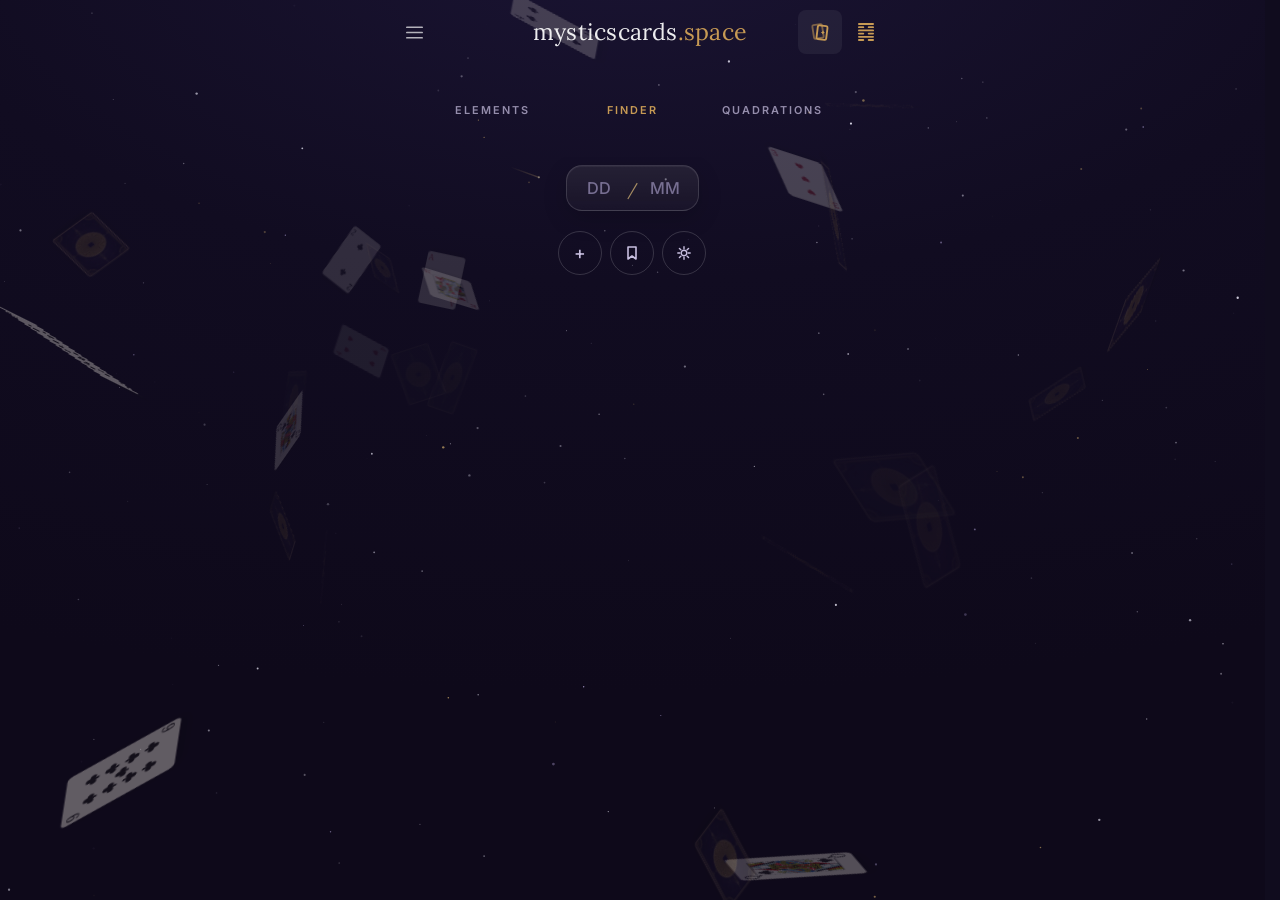
<file: index.html>
<!DOCTYPE html>
<html lang="en">
<head>
  <meta charset="UTF-8" />
  <meta name="viewport" content="width=device-width, initial-scale=1.0" />
  <title>Mystics Cards - mysticscards.space</title>
  <link rel="preconnect" href="https://fonts.googleapis.com" />
  <link rel="preconnect" href="https://fonts.gstatic.com" crossorigin />
  <link href="https://fonts.googleapis.com/css2?family=Inter:wght@300;400;500;600&family=Lora:ital,wght@0,400;0,500;0,600;0,700;1,400;1,500&display=swap" rel="stylesheet" />
  <link rel="icon" href="favicon.ico" sizes="any" />
  <link rel="icon" href="assets/favicon.svg" type="image/svg+xml" />
  <link rel="apple-touch-icon" href="assets/apple-touch-icon.png" />
  <link rel="manifest" href="manifest.webmanifest" />
  <link rel="canonical" href="https://mysticscards.space/" />
  <meta name="theme-color" content="#100c1e" />
  <meta name="version" content="2026-07-22f" />
  <meta name="description" content="Cardology and the I Ching - find your cards and consult the Oracle." />
  <!-- OpenGraph / Twitter link previews. og-image is 1200×630. -->
  <meta property="og:type" content="website" />
  <meta property="og:url" content="https://mysticscards.space/" />
  <meta property="og:title" content="Mystics Cards - mysticscards.space" />
  <meta property="og:description" content="Cardology and the I Ching - find your cards and consult the Oracle." />
  <meta property="og:image" content="https://mysticscards.space/assets/og-image.png" />
  <meta name="twitter:card" content="summary_large_image" />
  <meta name="twitter:title" content="Mystics Cards - mysticscards.space" />
  <meta name="twitter:description" content="Cardology and the I Ching - find your cards and consult the Oracle." />
  <meta name="twitter:image" content="https://mysticscards.space/assets/og-image.png" />
  <link rel="stylesheet" href="css/site.css?v=20260722aa" />
  <link rel="stylesheet" href="css/castfield.css?v=20260711c" />
  <link rel="stylesheet" href="css/mysticscards.css?v=20260722ag" />
</head>
<body class="starry">
<canvas class="stars-bg" aria-hidden="true"></canvas>
<div class="castfield-stage" aria-hidden="true"><div class="field"></div></div>
<script src="js/stars.js?v=20260722r"></script>
<script src="js/site.js?v=20260722y"></script>
<script src="js/castfield.js?v=20260722b" defer></script>
<script src="js/store.js?v=20260714a"></script>
<script src="js/cardsdata.js?v=20260718e"></script>
<script src="js/reltext.js?v=20260710a"></script>
<script src="js/spread-grid.js?v=20260722a"></script>
<script src="js/quadrations.js?v=20260722d"></script>
<script src="js/finder.js?v=20260722c"></script>
<script src="js/olney.js?v=20260722a"></script>
<script src="js/lifescript.js?v=20260722w"></script>
<!-- The 5 period-reading data files (dailycarddata, periodcarddata,
     yearcarddata, sevenyearcarddata, thirteenyearcarddata — ~500 KB
     total) are LAZY-loaded by js/in-time.js on first Cycles-tab open.
     Not in this eager list, and intentionally not in sw.js PRECACHE. -->
<script src="js/tzcoords.js?v=20260711a"></script>
<script src="js/solar-time.js?v=20260722w"></script>
<script src="js/sun-gate.js?v=20260722w"></script>
<script src="js/chart-table.js?v=20260722b"></script>
<script src="js/in-time.js?v=20260718h"></script>
<script src="js/birthdays.js?v=20260716a"></script>
<script src="js/finder-trays.js?v=20260716a"></script>
<script src="js/planetdata.js?v=20260711a"></script>
<script src="js/elementsdata.js?v=20260711a"></script>
<script src="js/elements.js?v=20260716a"></script>
<script src="js/section-rail.js?v=20260722c"></script>

<main>
  <h1 class="vh">Mystics Cards — Cardology</h1>
  <datalist id="solZoneList"></datalist>

  <!-- Section rail, driven by js/section-rail.js (shared with iching.html).
       The three panels are authored INSIDE .home-primary-track so the page is
       a plain vertical stack with no JS; the module adds .rail-ready to this
       shell, which is what switches the rail CSS on. data-section-rail is
       both the module's hook and the signal to js/site.js not to
       persist/restore collapse state inside — tabs replace the toggles here.
       Each tab's aria-controls MUST name a direct child of the track. -->
  <div class="home-primary" data-section-rail>
    <div class="home-primary-nav" role="tablist" aria-label="Homepage tools">
      <button type="button" class="home-primary-tab" role="tab" id="homeTabElements"
              aria-selected="false" aria-controls="elements" data-home-tab="elements">Elements</button>
      <button type="button" class="home-primary-tab is-active" role="tab" id="homeTabFinder"
              aria-selected="true" aria-controls="finder" data-home-tab="finder">Finder</button>
      <button type="button" class="home-primary-tab" role="tab" id="homeTabQuadrations"
              aria-selected="false" aria-controls="quadrations" data-home-tab="quadrations">Quadrations</button>
    </div>
    <div class="home-primary-viewport">
      <div class="home-primary-track">
    <section class="elements page-section section-open" id="elements" role="tabpanel" tabindex="0" aria-labelledby="elementsHeading">
      <h2 class="section-heading vh" id="elementsHeading">Elements</h2>
      <div class="section-bodywrap">
        <div class="section-bodymin" id="elementsBody">
          <div class="section-shell">
            <div class="el-inner">
              <div class="el-topline">
                <div class="suit-row" id="suitRow" role="group" aria-label="The four suits"></div>
              </div>
              <div class="num-row" id="numRow" role="group" aria-label="The thirteen numbers" hidden></div>
              <div class="planet-row" id="planetRow" role="group" aria-label="The seven planets and the Crown" hidden></div>
              <div class="el-detailwrap">
                <div class="el-detailmin">
                  <div class="el-detail" id="elDetail" aria-live="polite">
                    <button class="el-nav el-prev" type="button" aria-label="Previous">‹</button>
                    <div class="el-card">
                      <div class="el-head">
                        <span class="el-fig" id="elFig" aria-hidden="true"></span>
                        <span class="el-name" id="elName"></span>
                      </div>
                      <div class="el-kws" id="elKws"></div>
                      <div class="el-text" id="elText"></div>
                      <p class="el-keynote" id="elKeynote"></p>
                    </div>
                    <button class="el-nav el-next" type="button" aria-label="Next">›</button>
                  </div>
                </div>
              </div>
              <div class="pl-pop" id="plPop">
                <div class="pl-detailwrap"><div class="pl-detailmin">
                  <div class="pl-detail" id="plDetail" aria-live="polite">
                    <div class="pl-card">
                      <div class="pl-head">
                        <span class="pl-fig" id="plFig" aria-hidden="true"></span>
                        <span class="pl-name" id="plName"></span>
                      </div>
                      <div class="pl-sub" id="plSub"></div>
                      <div class="pl-kws" id="plKws"></div>
                      <div class="pl-para" id="plPara"></div>
                      <dl class="pl-attrs" id="plAttrs"></dl>
                      <p class="pl-syn" id="plSyn"></p>
                    </div>
                  </div>
                </div></div>
              </div>
            </div>
          </div>
        </div>
      </div>
    </section>
  <section class="finder page-section section-open" id="finder" role="tabpanel" tabindex="0" aria-labelledby="finderHeading">
    <h2 class="section-heading" id="finderHeading">
    <button class="section-toggle" type="button"
            aria-expanded="true" aria-controls="finderBody"
            data-section="finder">
      <span class="section-label">Finder</span>
      <svg class="section-chev" viewBox="0 0 24 24" fill="none" stroke="currentColor" stroke-width="2.4" stroke-linecap="round" stroke-linejoin="round" aria-hidden="true"><polyline points="6 9 12 15 18 9"/></svg>
    </button>
    </h2>
    <div class="section-bodywrap">
        <div class="section-bodymin" id="finderBody">
          <div class="section-shell">
          <div class="finder-persons">
            <fieldset class="finder-person" data-role="you">
              <legend class="vh">You</legend>
              <div class="finder-inputs">
                <div class="finder-datepair">
                  <label class="finder-select-wrap">
                    <input id="fDay" class="finder-select finder-day-input" type="text"
                           maxlength="2" inputmode="numeric" pattern="[0-9]*"
                           placeholder="DD" aria-label="Your birth day">
                  </label>
                  <span class="finder-datepair-slash" aria-hidden="true">/</span>
                  <label class="finder-select-wrap">
                    <input id="fMonth" class="finder-select finder-day-input" type="text"
                           maxlength="2" inputmode="numeric" pattern="[0-9]*"
                           placeholder="MM" aria-label="Your birth month">
                  </label>
                </div>
              </div>
            </fieldset>
            <fieldset class="finder-person" data-role="partner">
              <legend class="vh">Partner</legend>
              <div class="finder-inputs">
                <div class="finder-datepair">
                  <label class="finder-select-wrap">
                    <input id="fpDay" class="finder-select finder-day-input" type="text"
                           maxlength="2" inputmode="numeric" pattern="[0-9]*"
                           placeholder="DD" aria-label="Partner's birth day">
                  </label>
                  <span class="finder-datepair-slash" aria-hidden="true">/</span>
                  <label class="finder-select-wrap">
                    <input id="fpMonth" class="finder-select finder-day-input" type="text"
                           maxlength="2" inputmode="numeric" pattern="[0-9]*"
                           placeholder="MM" aria-label="Partner's birth month">
                  </label>
                </div>
              </div>
            </fieldset>
          </div>

          <!-- Finder tool trays — Saved Birthdays, Calendar, and Solar
               Values all load inline under the Finder controls. Wired in
               js/birthdays.js + js/finder-trays.js. -->
          <div class="finder-tools">
            <button type="button" id="fDateReset" class="finder-tool-btn finder-tool-btn--icon finder-date-reset"
                    aria-label="Restore selected date" title="Restore selected date" hidden>↻</button>
            <button type="button" id="fRelToggle" class="finder-tool-btn finder-tool-btn--icon finder-rel-toggle"
                    title="Add partner" aria-label="Add partner" aria-pressed="false">+</button>
            <button type="button" id="finderBdayBtn" class="finder-tool-btn finder-tool-btn--icon"
                    title="Saved birthdays" aria-label="Saved birthdays" aria-expanded="false" aria-controls="bdayTrayWrap">
              <svg viewBox="0 0 16 16" fill="none" aria-hidden="true"><path d="M4 2h8v12l-4-3-4 3V2z" stroke="currentColor" stroke-width="1.6" stroke-linejoin="round"/></svg>
              <span class="finder-tool-badge" id="finderBdayBadge"></span>
            </button>
            <button type="button" id="finderDeckBtn" class="finder-tool-btn finder-tool-btn--icon"
                    title="Solar Values" aria-label="Solar Values" aria-expanded="false" aria-controls="deckTrayWrap">
              <svg viewBox="0 0 16 16" fill="none" aria-hidden="true">
                <circle cx="8" cy="8" r="2.8" stroke="currentColor" stroke-width="1.4"/>
                <path d="M8 1.8v2M8 12.2v2M1.8 8h2M12.2 8h2M3.45 3.45l1.4 1.4M11.15 11.15l1.4 1.4M12.55 3.45l-1.4 1.4M4.85 11.15l-1.4 1.4" stroke="currentColor" stroke-width="1.4" stroke-linecap="round"/>
              </svg>
            </button>
            <button type="button" id="finderShareBtn" class="finder-tool-btn finder-tool-btn--icon finder-share-btn"
                    title="Share Finder link" aria-label="Share Finder link" hidden>
              <svg viewBox="0 0 16 16" fill="none" aria-hidden="true">
                <circle cx="5" cy="8" r="1.55" stroke="currentColor" stroke-width="1.4"/>
                <circle cx="11.5" cy="4" r="1.55" stroke="currentColor" stroke-width="1.4"/>
                <circle cx="11.5" cy="12" r="1.55" stroke="currentColor" stroke-width="1.4"/>
                <path d="M6.35 7.2l3.75-2.3M6.35 8.8l3.75 2.3" stroke="currentColor" stroke-width="1.4" stroke-linecap="round"/>
              </svg>
            </button>
          </div>

          <div class="finder-tray-wrap" id="bdayTrayWrap">
            <div class="finder-tray-min">
              <div class="finder-tray">
                <div class="bday-inline-head">
                  <span class="bday-inline-title">Saved birthdays</span>
                  <span class="finder-tool-badge bday-inline-badge" id="bdayCount" aria-hidden="true"></span>
                </div>
                <div class="pick-target" id="bdayTarget" hidden>
                  <button type="button" class="pick-target-btn is-active" id="bdayTargetSelf" data-target="self">Player 1</button>
                  <button type="button" class="pick-target-btn" id="bdayTargetPartner" data-target="partner">Player 2</button>
                </div>
                <div class="bday-toolbar">
                  <button class="btn btn--gold" id="bdayAddBtn" type="button">+ Add birthday</button>
                  <div class="bday-io">
                    <button class="btn" id="bdayImportBtn" type="button" title="Import a saved birthdays file">Import</button>
                    <button class="btn" id="bdayExportBtn" type="button" title="Download your saved birthdays">Export</button>
                    <input type="file" id="bdayImportFile" accept="application/json" hidden>
                  </div>
                </div>
                <div class="bday-search" id="bdaySearchWrap" hidden>
                  <label for="bdaySearch">Search saved birthdays</label>
                  <input type="search" id="bdaySearch" placeholder="Name, date, or place" autocomplete="off">
                </div>
                <div class="birth-add-panel" id="birthAddPanel">
                  <div class="birth-add-row">
                    <input type="text" id="baDay" class="ba-field ba-num" maxlength="2" inputmode="numeric" placeholder="DD" aria-label="Day">
                    <input type="text" id="baMonth" class="ba-field ba-num" maxlength="2" inputmode="numeric" placeholder="MM" aria-label="Month">
                    <input type="text" id="baYear" class="ba-field ba-year" maxlength="4" inputmode="numeric" placeholder="YYYY" aria-label="Year">
                    <input type="text" id="baName" class="ba-field ba-name" placeholder="Name" aria-label="Name">
                    <button type="button" class="btn btn--gold" id="birthAddSave">Save</button>
                  </div>
                  <button type="button" class="birth-more-toggle" id="birthMoreToggle" aria-expanded="false" aria-controls="birthMoreDetails">More details</button>
                  <div class="birth-more-details" id="birthMoreDetails" hidden>
                    <div class="birth-add-row birth-add-row--details">
                      <label class="ba-detail-field"><span>Birth time</span>
                        <input type="time" id="baTime" class="ba-field ba-time" step="60" aria-label="Birth time">
                      </label>
                      <label class="ba-detail-field ba-detail-field--place"><span>Birthplace</span>
                        <input type="text" id="baPlace" class="ba-field ba-place" list="solZoneList" placeholder="city or zone" autocomplete="off" aria-label="Birthplace">
                      </label>
                    </div>
                    <p class="birth-detail-note">Optional. Used to pre-fill Solar Time when this birthday is loaded.</p>
                  </div>
                  <p class="birth-add-error" id="birthAddError" aria-live="polite"></p>
                </div>
                <div class="bday-list" id="birthPanel"></div>
                <div class="bday-pager" id="bdayPager" hidden aria-label="Saved birthdays pages"></div>
                <p class="bday-note">Saved in this browser only. Export to back up or move to another device.</p>
              </div>
            </div>
          </div>

          <div class="finder-tray-wrap" id="deckTrayWrap">
            <div class="finder-tray-min">
              <div class="finder-tray">
                <div class="tray-inline-head tray-inline-head--solar">
                  <span class="tray-inline-title">Solar Values</span>
                  <button type="button" class="sv-base-btn" id="svBaseBtn"
                          aria-pressed="false" aria-label="Toggle Solar Values base" title="Solar Values base">base10</button>
                </div>
                <div class="pick-target" id="deckTarget" hidden>
                  <button type="button" class="pick-target-btn is-active" id="deckTargetSelf" data-target="self">Player 1</button>
                  <button type="button" class="pick-target-btn" id="deckTargetPartner" data-target="partner">Player 2</button>
                </div>
                <div class="sv-calc">
                  <div class="sv-calc-inputs">
                    <div class="sv-calc-main">
                      <div class="sv-formula" id="svFormula" aria-live="polite">
                        <span class="sv-formula-text">Solar Value = <span id="svBaseConst">55</span> - (</span>
                        <label class="sv-field"><span class="vh">Day</span><input type="text" id="svDay" maxlength="2" inputmode="numeric" pattern="[0-9]*" placeholder="DD" aria-label="Day of month"></label>
                        <span class="sv-formula-text">) + 2×(</span>
                        <label class="sv-field"><span class="vh">Month</span><input type="text" id="svMonth" maxlength="2" inputmode="numeric" pattern="[0-9]*" placeholder="MM" aria-label="Month"></label>
                        <span class="sv-formula-text">)</span>
                        <span class="sv-formula-result" id="svFormulaResult"></span>
                      </div>
                    </div>
                  </div>
                </div>
                <div class="browse-grid" id="browseGrid"></div>
              </div>
            </div>
          </div>

          <div class="finder-results">
            <div class="finder-result" id="fResult" aria-live="polite"></div>
            <div class="finder-result finder-result-composite" id="frResult" aria-live="polite"></div>
            <div class="finder-result" id="fpResult" aria-live="polite"></div>
          </div>

          <!-- Finder result panels — one of About / Life Script /
               Cycles visible at a time via the chip picker. The whole
               wrapper is hidden in triptych mode and when no card is
               picked. -->
          <div class="finder-panels" id="fPanels" hidden>
            <div class="ns-picker" id="fPanelPicker" data-panel-active="about" role="tablist" aria-label="Card reading section">
              <!-- DOM order is the painted order (Astrology | About | Cycles),
                   so focus order matches what the eye sees. About stays the
                   centre chip and the default panel. -->
              <button type="button" class="ns-chip"           id="chipLifeScript" data-panel="lifescript" role="tab" aria-selected="false" aria-controls="fLifeScript">Astrology</button>
              <button type="button" class="ns-chip is-active" id="chipAbout"      data-panel="about"      role="tab" aria-selected="true"  aria-controls="fAbout">About</button>
              <button type="button" class="ns-chip"           id="chipInTime"     data-panel="intime"     role="tab" aria-selected="false" aria-controls="fInTime">Cycles</button>
            </div>
            <div class="finder-panels-body" id="fPanelBody" data-panel-active="about">

              <!-- About panel — modern or Olney reading depending on
                   the shared header setting. Joker keeps the content
                   area empty. -->
              <div class="finder-about ns-panel" id="fAbout" role="tabpanel" aria-labelledby="chipAbout">
                <div class="finder-about-inner">
                  <div class="finder-about-view finder-about-modern is-active" id="fAboutModern">
                  <div class="finder-about-bond" id="fAboutBond"></div>
                  <div class="finder-about-kws" id="fAboutKws"></div>
                  <div class="finder-about-personality" id="fAboutPersonality"></div>
                  <p class="finder-about-vow" id="fAboutVow"></p>
                  <div class="finder-about-lightshadow">
                    <div class="finder-about-light">
                      <h4 class="finder-about-h">Light</h4>
                      <ul id="fAboutStrengths"></ul>
                    </div>
                    <div class="finder-about-shadow">
                      <h4 class="finder-about-h">Shadow</h4>
                      <ul id="fAboutChallenges"></ul>
                    </div>
                  </div>
                  </div>
                <div class="finder-about-view finder-about-olney" id="fAboutOlney">
                    <div class="olney-inner olney-panel" id="fAboutOlneyInner"></div>
                    <div class="ns-panel-empty">Richmond has no delineation for this card — pick another to view his 1893 reading.</div>
                  </div>
                </div>
                <div class="finder-about-lifescript" id="fAboutLifeScript"></div>
              </div>

              <!-- Astrology — zodiac correspondences and Solar remain here;
                   Life Script, dates, and displacements are mirrored into
                   About by js/lifescript.js. -->
              <div class="finder-lifescript ns-panel" id="fLifeScript" role="tabpanel" aria-labelledby="chipLifeScript">
                <div class="ls-inner"></div>
                <div class="it-solar ls-solar" id="fSolar">
                  <div class="it-solar-body" id="solBody">
                    <div class="it-solar-fields">
                      <label class="it-solar-field"><span>Birth time</span>
                        <input type="time" id="solTime" step="60" aria-label="Birth time" />
                      </label>
                      <label class="it-solar-field"><span>Birthplace</span>
                        <input type="text" id="solPlace" list="solZoneList" placeholder="city or zone" autocomplete="off" aria-label="Birthplace" />
                      </label>
                    </div>
                    <div class="it-solar-out" id="solOut"></div>
                  </div>
                </div>
                <div class="ns-panel-empty">Life Script isn't available for this card.</div>
              </div>

              <!-- Cycles — Birth / 13-Year / 7-Year / Yearly / 52-Day
                   / Daily period cards for the picked card. Populated
                   by js/in-time.js, which lazy-loads its five period-
                   reading data files on first open. -->
              <div class="finder-intime ns-panel" id="fInTime" role="tabpanel" aria-labelledby="chipInTime">
                <div class="it-inner"></div>
                <div class="ns-panel-empty">Cycles aren't available for this card.</div>
              </div>

            </div>
          </div>
          </div>
        </div>
      </div>
  </section>

  <section class="quadrations page-section section-open" id="quadrations" role="tabpanel" tabindex="0" aria-labelledby="quadrationsHeading">
    <h2 class="section-heading" id="quadrationsHeading">
    <button class="section-toggle" type="button"
            aria-expanded="true" aria-controls="quadrationsBody"
            data-section="quadrations">
      <span class="section-label">Quadrations</span>
      <svg class="section-chev" viewBox="0 0 24 24" fill="none" stroke="currentColor" stroke-width="2.4" stroke-linecap="round" stroke-linejoin="round" aria-hidden="true"><polyline points="6 9 12 15 18 9"/></svg>
    </button>
    </h2>
    <div class="section-bodywrap">
      <div class="section-bodymin" id="quadrationsBody">
        <div class="section-shell">
          <div class="spreads-top">
            <span class="q-mode-current" id="qModeCurrent" aria-live="polite"></span>
            <div class="age-controls-wrap">
              <div class="age-controls">
                <button class="age-btn" id="ageDown" aria-label="Previous age">−</button>
                <input type="number" id="ageInput" class="age-input" min="0" max="89" value="0" aria-label="Age">
                <button class="age-btn" id="ageUp" aria-label="Next age">+</button>
              </div>
            </div>
          </div>
          <div class="spread-layout">
            <div class="spread-wrap">
              <div class="spread-stack">
                <div id="annualGrid" class="spread-grid"></div>
              </div>
            </div>
          </div>
        </div>
      </div>
    </div>
  </section>
      </div>
    </div>
  </div>

</main>

</body>
</html>
</file>
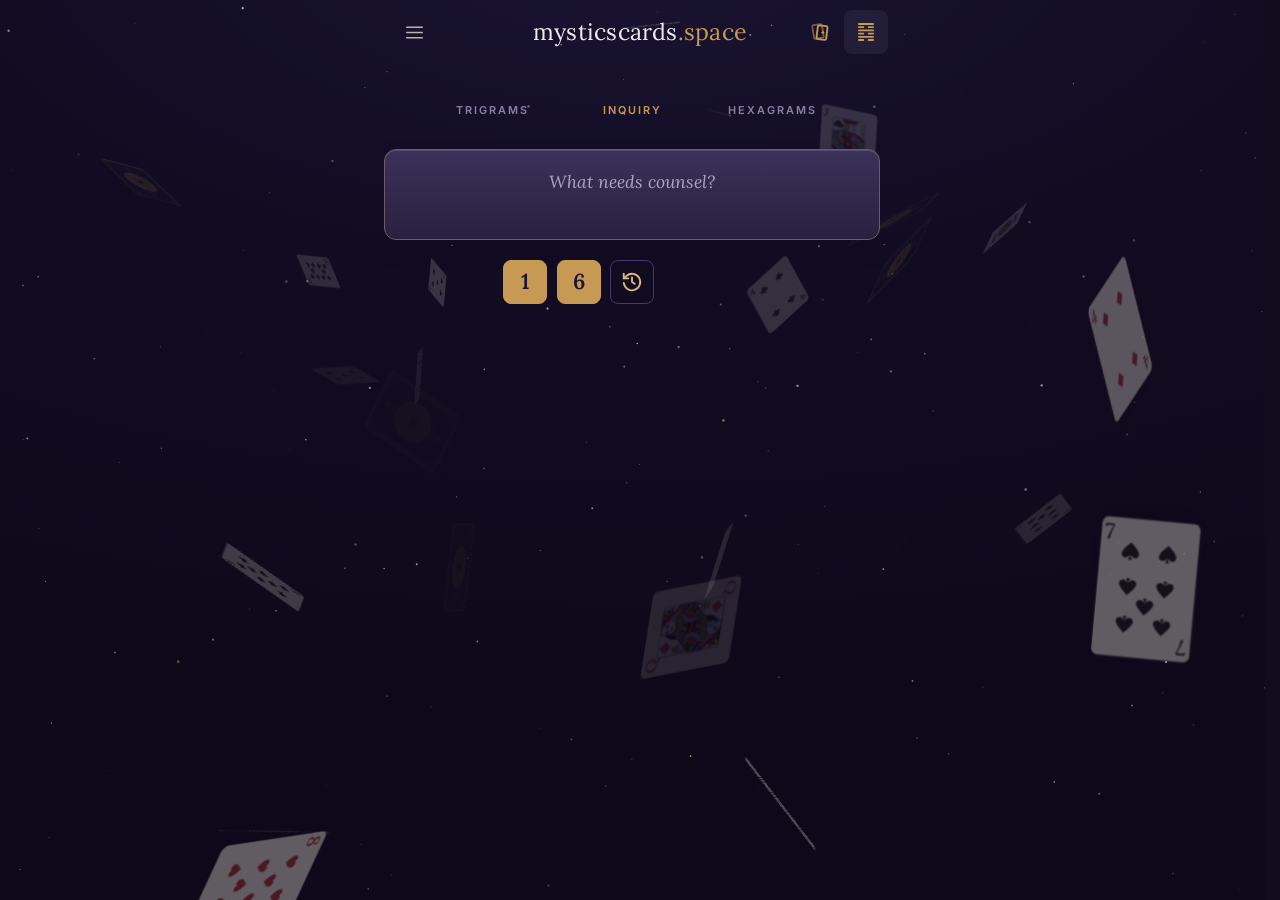
<file: iching.html>
<!DOCTYPE html>
<html lang="en">
<head>
  <meta charset="UTF-8" />
  <meta name="viewport" content="width=device-width, initial-scale=1.0" />
  <title>I Ching Oracle — mysticscards.space</title>
  <link rel="preconnect" href="https://fonts.googleapis.com" />
  <link rel="preconnect" href="https://fonts.gstatic.com" crossorigin />
  <link href="https://fonts.googleapis.com/css2?family=Inter:wght@300;400;500;600&family=Lora:ital,wght@0,400;0,500;0,600;0,700;1,400;1,500&display=swap" rel="stylesheet" />
  <link rel="icon" href="favicon.ico" sizes="any" />
  <link rel="icon" href="assets/favicon.svg" type="image/svg+xml" />
  <link rel="apple-touch-icon" href="assets/apple-touch-icon.png" />
  <link rel="manifest" href="manifest.webmanifest" />
  <link rel="canonical" href="https://mysticscards.space/iching.html" />
  <meta name="theme-color" content="#100c1e" />
  <meta name="version" content="2026-07-22e" />
  <meta name="description" content="Cast an I Ching reading with playing cards and explore all 64 hexagrams." />
  <meta property="og:type" content="website" />
  <meta property="og:url" content="https://mysticscards.space/iching.html" />
  <meta property="og:title" content="I Ching Oracle — mysticscards.space" />
  <meta property="og:description" content="Cast an I Ching reading with playing cards and explore all 64 hexagrams." />
  <meta property="og:image" content="https://mysticscards.space/assets/og-image.png" />
  <meta name="twitter:card" content="summary_large_image" />
  <meta name="twitter:title" content="I Ching Oracle — mysticscards.space" />
  <meta name="twitter:description" content="Cast an I Ching reading with playing cards and explore all 64 hexagrams." />
  <meta name="twitter:image" content="https://mysticscards.space/assets/og-image.png" />
  <link rel="stylesheet" href="css/site.css?v=20260722aa" />
  <link rel="stylesheet" href="css/castfield.css?v=20260711c" />
  <link rel="stylesheet" href="css/iching.css?v=20260722ah" />
</head>
<body class="starry">
<canvas class="stars-bg" aria-hidden="true"></canvas>
<div class="castfield-stage" aria-hidden="true"><div class="field"></div></div>
<script src="js/stars.js?v=20260722r"></script>
<script src="js/site.js?v=20260722y"></script>
<script src="js/section-rail.js?v=20260722c"></script>

<main>
<h1 class="vh">I Ching Oracle</h1>

<!-- Section rail, driven by js/section-rail.js (shared with index.html).
     Panels are authored inside .iching-track, so the page is a plain vertical
     stack with no JS; the module adds .rail-ready to this shell, which is what
     switches the rail CSS on. data-section-rail is both the module's hook and
     the signal to js/site.js not to persist/restore collapse state inside. -->
<div class="iching-primary" data-section-rail>
<!-- Each tab's aria-controls names the .iching-panel that carries the
     aria-hidden/inert state, so the controlled element and the hidden element
     are the same node. Nav order (Trigrams | Inquiry | Hexagrams) matches
     track order, so sliding direction agrees with tab position. -->
<nav class="iching-section-nav" role="tablist" aria-label="I Ching sections">
  <button type="button" class="iching-section-title" role="tab" id="ichTabTrigrams" aria-selected="false" aria-controls="ichPanelTrigrams" data-iching-tab="trigrams">Trigrams</button>
  <button type="button" class="iching-section-title is-active" role="tab" id="ichTabOracle" aria-selected="true" aria-controls="ichPanelOracle" data-iching-tab="oracle">Inquiry</button>
  <button type="button" class="iching-section-title" role="tab" id="ichTabHexagrams" aria-selected="false" aria-controls="ichPanelHexagrams" data-iching-tab="hexagrams">Hexagrams</button>
</nav>
<div class="iching-viewport">
<div class="iching-track">
<!-- ── Trigrams (the eight building blocks) ── -->
<div class="iching-panel" id="ichPanelTrigrams" role="tabpanel" tabindex="0" aria-labelledby="ichTabTrigrams">
<section class="page-section section-open" id="trigrams" aria-labelledby="trigramsHeading">
  <h2 class="section-heading" id="trigramsHeading">
  <button class="section-toggle" type="button"
          aria-expanded="true" aria-controls="trigramsBody"
          data-section="trigrams">
    <span class="section-label">Trigrams</span>
    <svg class="section-chev" viewBox="0 0 24 24" fill="none" stroke="currentColor" stroke-width="2.4" stroke-linecap="round" stroke-linejoin="round" aria-hidden="true"><polyline points="6 9 12 15 18 9"/></svg>
  </button>
  </h2>
  <div class="section-bodywrap">
    <div class="section-bodymin" id="trigramsBody">
      <div class="section-shell">
        <div class="tg-pop" id="tgPop">
          <div class="gua-row trigram-row" id="trigram-row"></div>
          <div class="tg-detailwrap"><div class="tg-detailmin">
            <div class="tg-detail" id="tgDetail" aria-live="polite">
              <button class="tg-nav" id="tgPrev" type="button" aria-label="Previous trigram">‹</button>
              <div class="tg-card">
                <div class="tg-head">
                  <div class="tg-fig" id="tgFig"></div>
                  <div>
                    <div class="tg-name" id="tgName"></div>
                    <div class="tg-sub" id="tgSub"></div>
                  </div>
                </div>
                <p class="tg-line" id="tgLine"></p>
                <dl class="tg-attrs" id="tgAttrs"></dl>
                <p class="tg-para" id="tgPara"></p>
              </div>
              <button class="tg-nav" id="tgNext" type="button" aria-label="Next trigram">›</button>
            </div>
          </div></div>
        </div>
      </div>
    </div>
  </div>
</section>

</div><!-- /.iching-panel trigrams -->

<div class="iching-panel" id="ichPanelOracle" role="tabpanel" tabindex="0" aria-labelledby="ichTabOracle">
<div class="page-content page-section iching-page-content">

<!-- ── Oracle ── -->
<section class="oracle page-section section-open" id="oracle" aria-labelledby="oracleHeading">
  <h2 class="section-heading" id="oracleHeading">
  <button class="section-toggle" type="button"
          aria-expanded="true" aria-controls="oracleBody"
          data-section="oracle">
    <span class="section-label">Inquiry</span>
    <svg class="section-chev" viewBox="0 0 24 24" fill="none" stroke="currentColor" stroke-width="2.4" stroke-linecap="round" stroke-linejoin="round" aria-hidden="true"><polyline points="6 9 12 15 18 9"/></svg>
  </button>
  </h2>
  <div class="section-bodywrap">
    <div class="section-bodymin" id="oracleBody">
  <div class="inquiry-top">
    <div class="inquiry-wrap">
      <div class="question-wrap">
        <textarea class="question-input" id="questionInput" rows="2"
          aria-label="Your question for the oracle" placeholder="What needs counsel?"></textarea>
        <div class="cast-actions">
          <span class="cast-ctl"><button class="cast-btn cast-btn-icon cast-number-btn" id="castOneBtn" title="Cast a line" aria-label="Cast a line"><span class="cast-number cast-spark" aria-hidden="true">1</span></button></span>
          <span class="cast-ctl"><button class="cast-btn cast-btn-icon cast-number-btn" id="castAllBtn" title="Cast all six lines" aria-label="Cast all six lines"><span class="cast-number" aria-hidden="true">6</span></button></span>
          <div class="hist-wrap">
            <button class="cast-btn cast-btn-alt cast-btn-icon" id="historyBtn" title="Past readings" aria-label="Past readings"><svg width="18" height="18" viewBox="0 0 24 24" fill="none" stroke="currentColor" stroke-width="2" stroke-linecap="round" stroke-linejoin="round" style="display:block;pointer-events:none"><path d="M3 3v5h5"/><path d="M3.05 13A9 9 0 1 0 6 5.3L3 8"/><path d="M12 7v5l3 2"/></svg></button>
            <div class="hist-panel" id="histPanel"></div>
          </div>
          <button class="cast-btn cast-btn-alt cast-btn-icon" id="saveReadingBtn" style="visibility:hidden;" title="Save reading" aria-label="Save reading"><svg xmlns="http://www.w3.org/2000/svg" width="16" height="16" viewBox="0 0 16 16" style="display:block;pointer-events:none"><path fill="currentColor" fill-rule="evenodd" d="M1 1H10L14 5V15H1ZM3 2H8V6.5H3ZM3 10.5H13V14H3Z"/></svg></button>
          <button class="cast-btn cast-btn-alt cast-btn-icon" id="shareBtn" style="visibility:hidden;" title="Copy link to this reading" aria-label="Copy link to this reading"><svg viewBox="0 0 16 16" fill="none" aria-hidden="true" style="display:block;pointer-events:none"><circle cx="5" cy="8" r="1.55" stroke="currentColor" stroke-width="1.4"/><circle cx="11.5" cy="4" r="1.55" stroke="currentColor" stroke-width="1.4"/><circle cx="11.5" cy="12" r="1.55" stroke="currentColor" stroke-width="1.4"/><path d="M6.35 7.2l3.75-2.3M6.35 8.8l3.75 2.3" stroke="currentColor" stroke-width="1.4" stroke-linecap="round"/></svg></button>
        </div>
      </div>
    </div>
  </div>

  <div class="cast-stage">
    <div class="cards-row" id="cardsRow"></div>

    <div class="pull-banner" id="pullBanner" style="display:none"></div>

    <div class="cast-figs" id="resultWrap" style="display:none">
      <div class="fig-col">
        <button class="hex-result" id="hexPrimary" type="button" title="Show the Cast hexagram" aria-label="Show the Cast hexagram" aria-pressed="false"></button>
        <span class="fig-label">Cast</span>
      </div>
      <div class="fig-col" id="changingCol" style="display:none">
        <button class="hex-result hex-tile hex-changing" id="hexChanging" type="button" title="Show the changing lines" aria-label="Show the changing lines" aria-pressed="false"></button>
        <span class="fig-label">Changing</span>
      </div>
      <div class="fig-col" id="becomesCol" style="display:none">
        <button class="hex-result" id="hexSecondary" type="button" title="Show the Becomes hexagram" aria-label="Show the Becomes hexagram" aria-pressed="false"></button>
        <span class="fig-label">Becomes</span>
      </div>
    </div>

  </div>

  <div class="oracle-text-placeholder" id="oracleText"></div>
  <div class="governing-line" id="governingLine"></div>
    </div><!-- /.section-bodymin -->
  </div><!-- /.section-bodywrap -->
</section>

</div><!-- /.page-content -->

</div><!-- /.iching-panel inquiry -->

<!-- ── Reference grid (full-bleed) ── -->
<div class="iching-panel" id="ichPanelHexagrams" role="tabpanel" tabindex="0" aria-labelledby="ichTabHexagrams">
<section class="hex-ref-wrap page-section section-open" id="hexagrams" aria-labelledby="hexagramsHeading">
  <h2 class="section-heading" id="hexagramsHeading">
  <button class="section-toggle" type="button"
          aria-expanded="true" aria-controls="hexagramsBody"
          data-section="hexagrams">
    <span class="hex-ref-label">Hexagrams</span>
    <svg class="section-chev" viewBox="0 0 24 24" fill="none" stroke="currentColor" stroke-width="2.4" stroke-linecap="round" stroke-linejoin="round" aria-hidden="true"><polyline points="6 9 12 15 18 9"/></svg>
  </button>
  </h2>
  <div class="section-bodywrap">
    <div class="section-bodymin" id="hexagramsBody">
  <div class="hex-ref-panel">
    <div class="hex-ref-header">
      <div class="hex-ref-controls">
        <div class="hex-ref-toggle" id="seqToggle">
          <button data-seq="fuxi" class="active">Fu Xi</button>
          <button data-seq="kingwen">King Wen</button>
        </div>
        <button class="hex-ref-codes" id="codesToggle" aria-pressed="false" aria-label="Show 0–63 and binary values" title="Show 0–63 and binary">#</button>
      </div>
    </div>
    <div class="hex-ref-grid open" id="hex-grid"></div>
  </div>
    </div><!-- /.section-bodymin -->
  </div><!-- /.section-bodywrap -->
</section>

</div><!-- /.iching-panel hexagrams -->

</div><!-- /.iching-track -->
</div><!-- /.iching-viewport -->
</div><!-- /.iching-primary -->

<!-- ── Hexagram popup ── -->
<div class="hx-overlay" id="hxOverlay">
  <div class="hx-popup" id="hxPopup" role="dialog" aria-modal="true" aria-labelledby="hxName" tabindex="-1">
    <button class="hx-close" id="hxClose" aria-label="Close">✕</button>
    <button class="hx-nav hx-prev" id="hxPrev" aria-label="Previous hexagram">‹</button>
    <button class="hx-nav hx-next" id="hxNext" aria-label="Next hexagram">›</button>
    <div class="hx-header">
      <div class="hx-fig">
        <div class="hx-fig-svg" id="hxFig"></div>
        <div class="hx-fig-num" id="hxFigNum"></div>
      </div>
      <div class="hx-id">
        <div class="hx-kw" id="hxKw"></div>
        <div class="hx-name" id="hxName"></div>
        <div class="hx-trig" id="hxTrig"></div>
      </div>
    </div>
    <div class="hx-image" id="hxImage"></div>
    <div class="hx-body" id="hxContent" tabindex="0"></div>
  </div>
</div>

</main>
<!-- Shared card data + storage -->
<script src="js/iching-store.js"></script>
<script src="js/cardsdata.js"></script>
<!-- 64 hexagram oracle answers + 384 moving-line texts -->
<script src="js/ichingdata.js"></script>
<script src="js/linedata.js"></script>

<!-- Hexagrams reference (grid + SVG renderers + popup). Loads BEFORE
     iching-oracle.js — the oracle uses hexagramSVG / VAL_TO_KW / window
     .openHexPopup / setCastGlow / hexAnswerHTML at cast-result render. -->
<script src="js/iching-hexagrams.js?v=20260714c"></script>
<!-- I Ching's own card-face renderer + PIP_LAYOUTS + SUIT_CLASS.
     Distinct from cardsdata.js's copies — this page needs its own
     sizing + court-pip positioning. -->
<script src="js/iching-cards.js?v=20260711a"></script>
<script src="js/iching-oracle.js?v=20260722b"></script>
<!-- 8-trigram reference row + detail popup. LAST — reads
     window.TRIGRAMS_DATA from ichingdata.js and trigramSVG from
     iching-hexagrams.js. -->
<script src="js/iching-trigrams.js"></script>
<!-- Ambient castfield — same fixed z:-1 card drift as the Mystics Cards page. -->
<script src="js/castfield.js?v=20260722b"></script>
</body>
</html>
</file>
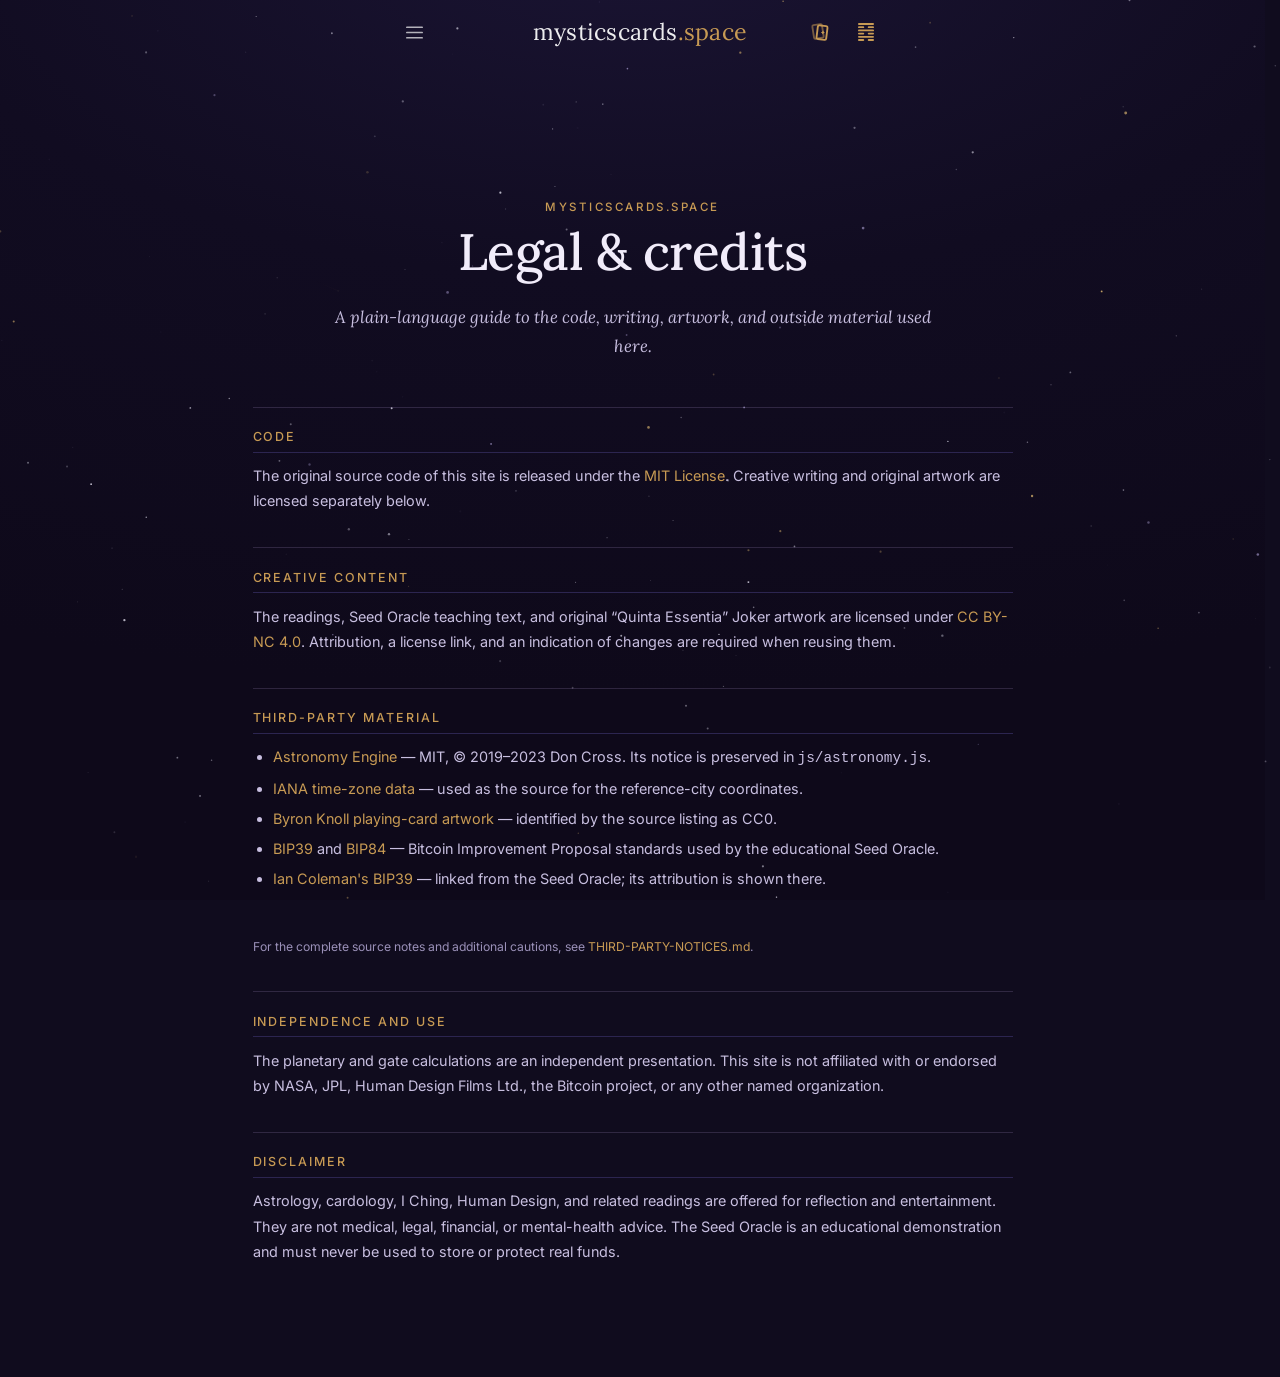
<file: legal.html>
<!DOCTYPE html>
<html lang="en">
<head>
  <meta charset="UTF-8" />
  <meta name="viewport" content="width=device-width, initial-scale=1.0" />
  <title>Legal &amp; credits — mysticscards.space</title>
  <meta name="description" content="Licensing, credits, and usage notes for mysticscards.space." />
  <link rel="preconnect" href="https://fonts.googleapis.com" />
  <link rel="preconnect" href="https://fonts.gstatic.com" crossorigin />
  <link href="https://fonts.googleapis.com/css2?family=Inter:wght@300;400;500;600&family=Lora:ital,wght@0,400;0,500;0,600;0,700;1,400;1,500&display=swap" rel="stylesheet" />
  <link rel="icon" href="favicon.ico" sizes="any" />
  <link rel="icon" href="assets/favicon.svg" type="image/svg+xml" />
  <link rel="apple-touch-icon" href="assets/apple-touch-icon.png" />
  <link rel="manifest" href="manifest.webmanifest" />
  <meta name="theme-color" content="#100c1e" />
  <link rel="stylesheet" href="css/site.css" />
  <link rel="stylesheet" href="css/legal.css" />
</head>
<body class="starry">
  <canvas class="stars-bg" aria-hidden="true"></canvas>
  <script src="js/site.js"></script>

  <main id="main" class="legal-main" tabindex="-1">
    <p class="legal-kicker">mysticscards.space</p>
    <h1>Legal &amp; credits</h1>
    <p class="legal-intro">A plain-language guide to the code, writing, artwork, and outside material used here.</p>

    <section class="legal-section" aria-labelledby="legal-code">
      <h2 id="legal-code">Code</h2>
      <p>The original source code of this site is released under the <a href="LICENSE">MIT License</a>. Creative writing and original artwork are licensed separately below.</p>
    </section>

    <section class="legal-section" aria-labelledby="legal-content">
      <h2 id="legal-content">Creative content</h2>
      <p>The readings, Seed Oracle teaching text, and original “Quinta Essentia” Joker artwork are licensed under <a href="LICENSE-CONTENT.md">CC BY-NC 4.0</a>. Attribution, a license link, and an indication of changes are required when reusing them.</p>
    </section>

    <section class="legal-section" aria-labelledby="legal-third-party">
      <h2 id="legal-third-party">Third-party material</h2>
      <ul>
        <li><a href="https://github.com/cosinekitty/astronomy" target="_blank" rel="noopener">Astronomy Engine</a> — MIT, © 2019–2023 Don Cross. Its notice is preserved in <code>js/astronomy.js</code>.</li>
        <li><a href="https://www.iana.org/time-zones" target="_blank" rel="noopener">IANA time-zone data</a> — used as the source for the reference-city coordinates.</li>
        <li><a href="https://opengameart.org/content/playing-cards-vector-png" target="_blank" rel="noopener">Byron Knoll playing-card artwork</a> — identified by the source listing as CC0.</li>
        <li><a href="https://github.com/bitcoin/bips/blob/master/bip-0039.mediawiki" target="_blank" rel="noopener">BIP39</a> and <a href="https://github.com/bitcoin/bips/blob/master/bip-0084.mediawiki" target="_blank" rel="noopener">BIP84</a> — Bitcoin Improvement Proposal standards used by the educational Seed Oracle.</li>
        <li><a href="https://github.com/iancoleman/bip39" target="_blank" rel="noopener">Ian Coleman's BIP39</a> — linked from the Seed Oracle; its attribution is shown there.</li>
      </ul>
      <p class="legal-note">For the complete source notes and additional cautions, see <a href="THIRD-PARTY-NOTICES.md">THIRD-PARTY-NOTICES.md</a>.</p>
    </section>

    <section class="legal-section" aria-labelledby="legal-independence">
      <h2 id="legal-independence">Independence and use</h2>
      <p>The planetary and gate calculations are an independent presentation. This site is not affiliated with or endorsed by NASA, JPL, Human Design Films Ltd., the Bitcoin project, or any other named organization.</p>
    </section>

    <section class="legal-section" aria-labelledby="legal-disclaimer">
      <h2 id="legal-disclaimer">Disclaimer</h2>
      <p>Astrology, cardology, I Ching, Human Design, and related readings are offered for reflection and entertainment. They are not medical, legal, financial, or mental-health advice. The Seed Oracle is an educational demonstration and must never be used to store or protect real funds.</p>
    </section>
  </main>

  <script src="js/stars.js"></script>
</body>
</html>
</file>
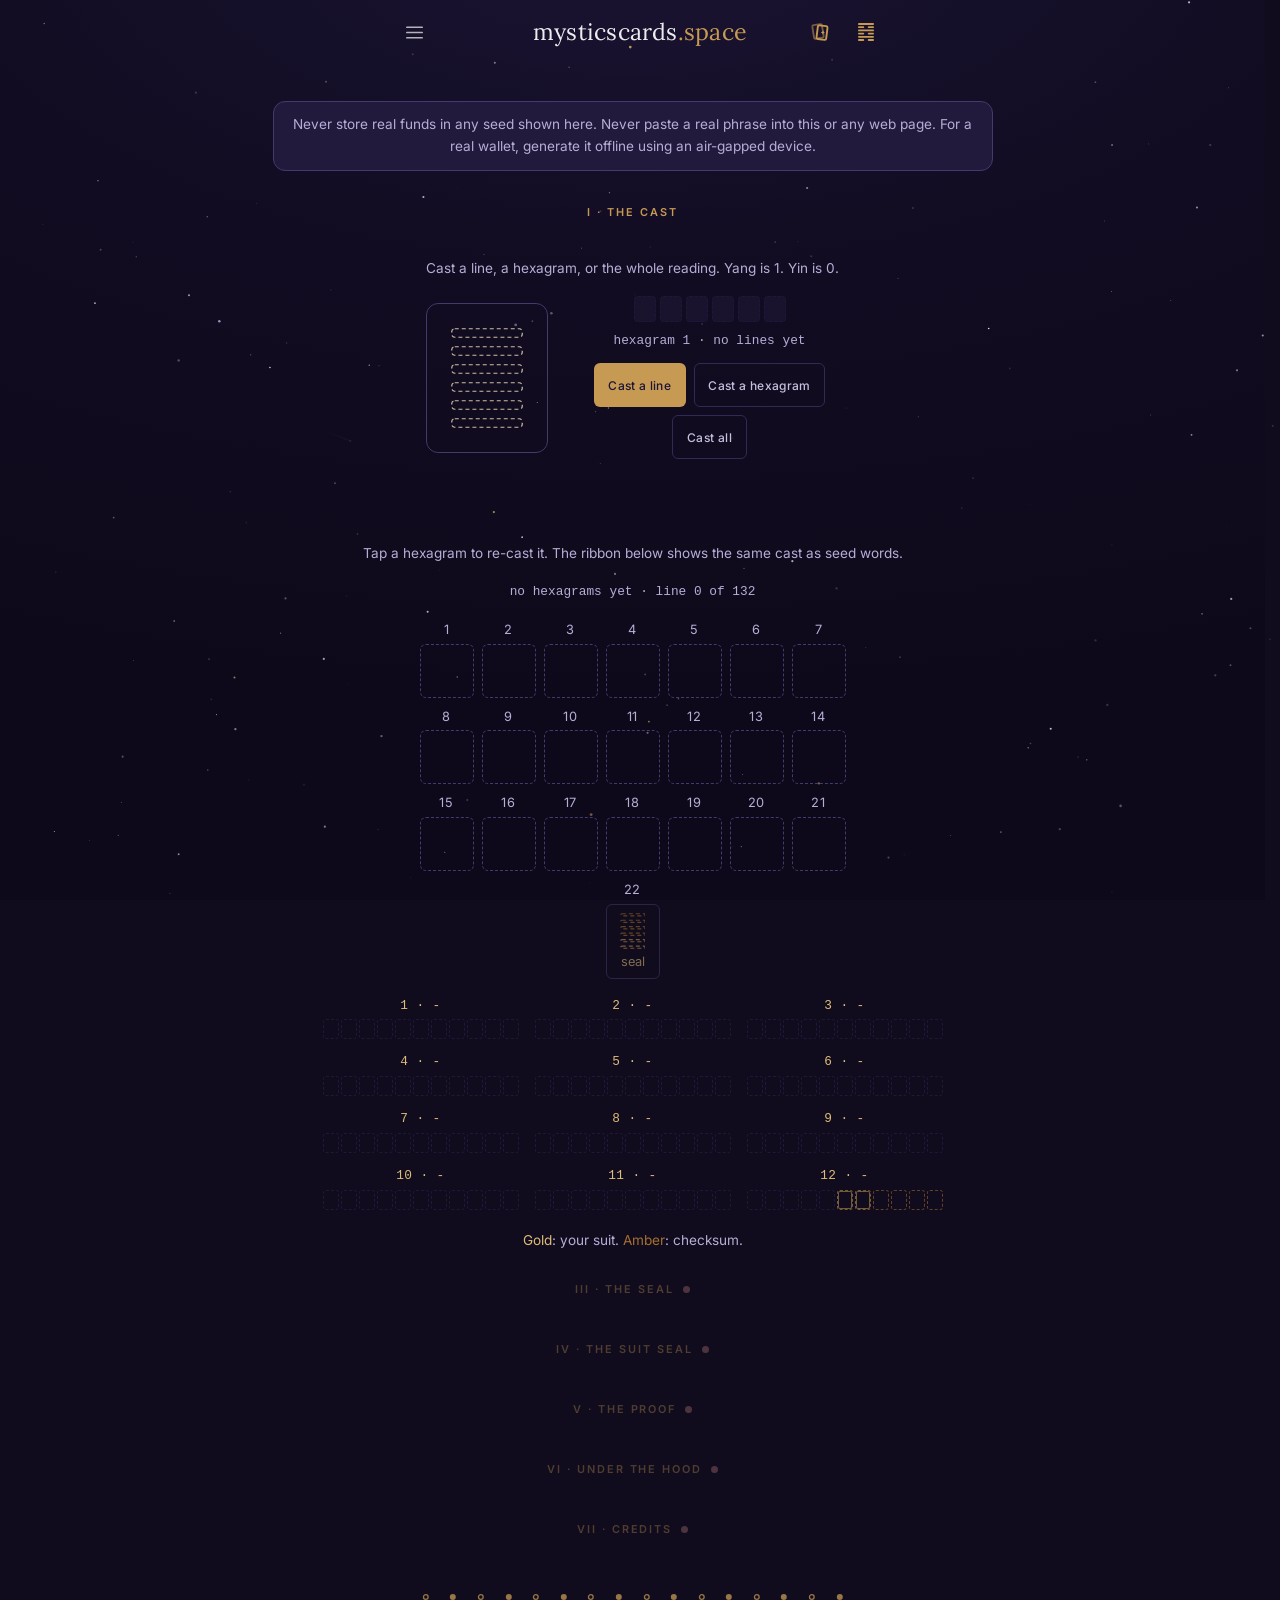
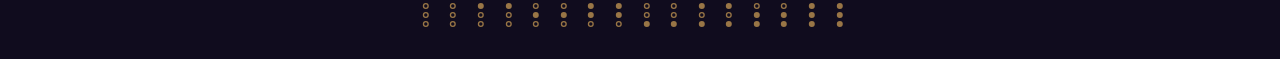
<file: seedoracle.html>
<!DOCTYPE html>
<html lang="en">
<head>
  <meta charset="UTF-8" />
  <meta name="viewport" content="width=device-width, initial-scale=1.0" />
  <title>Seed Oracle: BIP39 × I Ching: mysticscards.space</title>
  <meta name="description" content="Cast I Ching hexagrams line by line until they become a BIP39 seed phrase. For wonder, not for storing real funds." />
  <link rel="preconnect" href="https://fonts.googleapis.com" />
  <link rel="preconnect" href="https://fonts.gstatic.com" crossorigin />
  <link href="https://fonts.googleapis.com/css2?family=Inter:wght@300;400;500;600&family=Lora:ital,wght@0,400;0,500;0,600;0,700;1,400;1,500&display=swap" rel="stylesheet" />
  <link rel="icon" href="favicon.ico" sizes="any" />
  <link rel="icon" href="assets/favicon.svg" type="image/svg+xml" />
  <link rel="apple-touch-icon" href="assets/apple-touch-icon.png" />
  <link rel="manifest" href="manifest.webmanifest" />
  <link rel="canonical" href="https://mysticscards.space/seedoracle.html" />
  <meta name="theme-color" content="#100c1e" />
  <meta name="version" content="2026-07-22a" />
  <meta property="og:type" content="website" />
  <meta property="og:url" content="https://mysticscards.space/seedoracle.html" />
  <meta property="og:title" content="Seed Oracle: BIP39 × I Ching — mysticscards.space" />
  <meta property="og:description" content="Cast I Ching hexagrams line by line until they become a BIP39 seed phrase. For wonder, not for storing real funds." />
  <meta property="og:image" content="https://mysticscards.space/assets/og-image.png" />
  <meta name="twitter:card" content="summary_large_image" />
  <meta name="twitter:title" content="Seed Oracle: BIP39 × I Ching — mysticscards.space" />
  <meta name="twitter:description" content="Cast I Ching hexagrams line by line until they become a BIP39 seed phrase. For wonder, not for storing real funds." />
  <meta name="twitter:image" content="https://mysticscards.space/assets/og-image.png" />
  <link rel="stylesheet" href="css/site.css?v=20260722aa" />
  <link rel="stylesheet" href="css/seedoracle.css?v=20260722g" />
</head>
<body class="starry so-ctx">
<canvas class="stars-bg" aria-hidden="true"></canvas>
<script src="js/site.js?v=20260722y"></script>

<!-- One .page-content wrapper + one <main>: every .page-section is a sibling,
     so the shared --section-gap rule owns the vertical rhythm. The page is a
     GATED JOURNEY: chapters carry data-level (the unlock tier they belong to)
     and js/seedoracle.js locks/unlocks them as the visitor casts. -->
<div class="page-content">

  <main id="main">
    <h1 class="vh">Seed Oracle: I Ching hexagrams into a BIP39 seed phrase</h1>

    <!-- announces chapter unlocks to screen readers -->
    <div class="vh" aria-live="polite" id="soAnnounce"></div>

    <aside class="so-alert so-alert--top" role="note">
      <p>Never store real funds in any seed shown here. Never paste a real phrase into this or any web page. For a real wallet, generate it offline using an air-gapped device.</p>
    </aside>

    <!-- ══ I · The cast ══ -->
    <section class="page-section so-chapter" id="firstline" data-level="0" aria-labelledby="firstlineHeading">
      <h2 class="section-heading" id="firstlineHeading">
      <button class="section-toggle" type="button"
              aria-expanded="false" aria-controls="firstlineBody"
              data-section="firstline">
        <span class="section-label">I · The cast</span>
        <span class="so-lockdot" aria-hidden="true"></span>
        <svg class="section-chev" viewBox="0 0 24 24" fill="none" stroke="currentColor" stroke-width="2.4" stroke-linecap="round" stroke-linejoin="round" aria-hidden="true"><polyline points="6 9 12 15 18 9"/></svg>
      </button>
      </h2>
      <div class="section-bodywrap">
        <div class="section-bodymin" id="firstlineBody">
          <div class="narrow">
            <p class="so-note">Cast a line, a hexagram, or the whole reading. Yang is 1. Yin is 0.</p>

            <div class="so-line-stage">
              <div class="so-line-fig" id="soLineFig" aria-hidden="true"></div>
              <div class="so-line-side">
                <div class="so-line-bits" id="soLineBits" aria-hidden="true"></div>
                <div class="so-geo-stat" id="soLineStat">no lines yet, six to throw</div>
                <div class="so-actions" style="margin:var(--space-3) 0 0">
                  <button class="btn btn--gold" id="soLineCast" type="button">Cast a line</button>
                  <button class="btn btn--ghost" id="soHexOne" type="button">Cast a hexagram</button>
                  <button class="btn btn--ghost" id="soHexAll" type="button">Cast all</button>
                </div>
              </div>
            </div>

          </div>
        </div>
      </div>
    </section>

    <!-- ══ II · From lines to words : the weave : gate: 21 cast ══ -->
    <section class="page-section so-chapter" id="weave" data-level="3" aria-labelledby="weaveHeading">
      <h2 class="section-heading" id="weaveHeading">
      <button class="section-toggle" type="button"
              aria-expanded="false" aria-controls="weaveBody"
              data-section="weave">
        <span class="section-label vh">From lines to words</span>
        <span class="so-lockdot" aria-hidden="true"></span>
        <svg class="section-chev" viewBox="0 0 24 24" fill="none" stroke="currentColor" stroke-width="2.4" stroke-linecap="round" stroke-linejoin="round" aria-hidden="true"><polyline points="6 9 12 15 18 9"/></svg>
      </button>
      </h2>
      <div class="section-bodywrap">
        <div class="section-bodymin" id="weaveBody">
          <div class="narrow">
            <p class="so-note">Tap a hexagram to re-cast it. The ribbon below shows the same cast as seed words.</p>
            <div class="so-geo-stat" id="soHexStat">-</div>
            <div class="so-stack" id="soStack" role="group" aria-label="Hexagram stack, the cast in progress"></div>
            <div class="so-ribbon" id="soRibbon" aria-label="Your cast, bit by bit, grouped into words"></div>
          </div>
        </div>
      </div>
    </section>

    <!-- ══ III · The seal : a seed must prove itself : gate: 21 cast ══ -->
    <section class="page-section so-chapter" id="seal" data-level="3" aria-labelledby="sealHeading">
      <h2 class="section-heading" id="sealHeading">
      <button class="section-toggle" type="button"
              aria-expanded="false" aria-controls="sealBody"
              data-section="seal">
        <span class="section-label">III · The seal</span>
        <span class="so-lockdot" aria-hidden="true"></span>
        <svg class="section-chev" viewBox="0 0 24 24" fill="none" stroke="currentColor" stroke-width="2.4" stroke-linecap="round" stroke-linejoin="round" aria-hidden="true"><polyline points="6 9 12 15 18 9"/></svg>
      </button>
      </h2>
      <div class="section-bodywrap">
        <div class="section-bodymin" id="sealBody">
          <div class="narrow">
            <p class="so-note">The final four bits are a checksum. Change the cast and the seal changes.</p>

            <div class="so-ledger" aria-label="The count">
              <span>21 hexagrams · 126 lines</span><span class="so-ledger-op">+</span>
              <span class="so-ledger-free">2 free lines</span><span class="so-ledger-op">=</span>
              <span>128 entropy bits</span><span class="so-ledger-op">+</span>
              <span class="so-ledger-cs">4 seal lines</span><span class="so-ledger-op">=</span>
              <span>132 = 12 × 11</span>
            </div>

            <div class="so-seal-figwrap">
              <div class="so-seal-fig" id="soSealFig" aria-hidden="true"></div>
              <p class="so-note so-seal-figcap" id="soSealFigCap">The twenty-second hexagram: its
              <span class="so-key-cs">top four lines</span> are the seal.
              Its <span class="so-key-free">bottom two</span> are the last free lines. They are
              covered next.</p>
            </div>

            <div class="so-tamper" id="soTamperWrap" hidden>
              <div class="so-actions" style="margin:var(--space-3) 0 var(--space-2)">
                <button class="btn btn--ghost" id="soTamper" type="button" aria-pressed="false">Test the seal: flip a line</button>
              </div>
              <p class="so-note" id="soTamperNote">Enter the test and tap a ribbon cell. Tap it again to restore the cast.</p>
              <div class="so-geo-stat" id="soTamperOut" aria-live="polite"></div>
            </div>

          </div>
        </div>
      </div>
    </section>

    <!-- ══ IV · The suit seal : the climax : gate: 21 cast ══ -->
    <section class="page-section so-chapter" id="suitseal" data-level="3" aria-labelledby="suitsealHeading">
      <h2 class="section-heading" id="suitsealHeading">
      <button class="section-toggle" type="button"
              aria-expanded="false" aria-controls="suitsealBody"
              data-section="suitseal">
        <span class="section-label">IV · The suit seal</span>
        <span class="so-lockdot" aria-hidden="true"></span>
        <svg class="section-chev" viewBox="0 0 24 24" fill="none" stroke="currentColor" stroke-width="2.4" stroke-linecap="round" stroke-linejoin="round" aria-hidden="true"><polyline points="6 9 12 15 18 9"/></svg>
      </button>
      </h2>
      <div class="section-bodywrap">
        <div class="section-bodymin" id="suitsealBody">
          <div class="narrow">
            <p class="so-note">Two free lines remain. Choose the suit that signs the seal.</p>

            <div class="so-fh-out" id="soFhOut" aria-live="polite"></div>
            <div class="so-actions" style="margin-top:var(--space-2)">
              <button class="btn btn--ghost" id="soOracle" type="button">Or let the oracle throw the last two lines</button>
            </div>

            <div class="so-phrase-reveal" id="soPhraseReveal">
              <span class="section-label" style="margin-top:var(--space-4)">The phrase</span>
              <div class="so-phrase-wrap">
                <textarea class="so-phrase" id="soPhrase" spellcheck="false" autocomplete="off" readonly
                  aria-label="Generated seed phrase (twelve words)"
                  placeholder="Your sealed phrase appears here."></textarea>
                <div class="so-status" id="soStatus"><span class="so-dot"></span><span class="msg">-</span></div>
              </div>
              <p class="so-note">Generated here for this reading and unsafe for real funds.</p>
              <div class="so-actions" style="margin-top:var(--space-3)">
                <button class="btn btn--gold" id="soNewReading" type="button" hidden>Begin a new reading</button>
              </div>
            </div>
          </div>
        </div>
      </div>
    </section>

    <!-- ══ V · The proof : gate: sealed ══ -->
    <section class="page-section so-chapter" id="proof" data-level="4" aria-labelledby="proofHeading">
      <h2 class="section-heading" id="proofHeading">
      <button class="section-toggle" type="button"
              aria-expanded="false" aria-controls="proofBody"
              data-section="proof">
        <span class="section-label">V · The proof</span>
        <span class="so-lockdot" aria-hidden="true"></span>
        <svg class="section-chev" viewBox="0 0 24 24" fill="none" stroke="currentColor" stroke-width="2.4" stroke-linecap="round" stroke-linejoin="round" aria-hidden="true"><polyline points="6 9 12 15 18 9"/></svg>
      </button>
      </h2>
      <div class="section-bodywrap">
        <div class="section-bodymin" id="proofBody">
          <div class="narrow">
            <p class="so-note">The bits under the phrase.</p>

            <div class="so-ent-out" id="soEntOut"><p class="so-note">Seal a reading above to see its entropy.</p></div>

            <!-- The instrument: SHA-256, pared from the Calculator page -->
            <div class="so-sha" id="soShaBlock">
              <span class="section-label" style="margin-top:var(--space-5)">The instrument · SHA-256</span>
              <p class="so-note">Verify the seal yourself: hash your entropy, and the first four bits
              of the digest must be your four seal lines.</p>
              <div class="so-sha-row">
                <input class="so-sha-input" id="soShaIn" type="text" placeholder="hex bytes, e.g. deadbeef" spellcheck="false" aria-label="Hex bytes to hash" />
                <button class="btn btn--ghost" id="soShaFrom" type="button" title="Copy your cast's entropy hex into the box">From cast</button>
                <button class="btn btn--gold" id="soShaGo" type="button">Hash</button>
              </div>
              <div class="so-geo-stat" id="soShaErr"></div>
              <div class="so-sha-out" id="soShaOut" hidden>
                <div class="so-ent-row"><span class="so-ent-k">SHA-256 · hex</span><span class="so-ent-v" id="soShaHex"></span></div>
                <div class="so-ent-row"><span class="so-ent-k">First byte · bits</span><span class="so-ent-v" id="soShaBits"></span></div>
                <p class="so-note" id="soShaMatch"></p>
              </div>
            </div>

          </div>
        </div>
      </div>
    </section>

    <!-- ══ VI · Under the hood : gate: sealed ══ -->
    <section class="page-section so-chapter section-start-closed" id="underhood" data-level="4" aria-labelledby="underhoodHeading">
      <h2 class="section-heading" id="underhoodHeading">
      <button class="section-toggle" type="button"
              aria-expanded="false" aria-controls="underhoodBody"
              data-section="underhood">
        <span class="section-label">VI · Under the hood</span>
        <span class="so-lockdot" aria-hidden="true"></span>
        <svg class="section-chev" viewBox="0 0 24 24" fill="none" stroke="currentColor" stroke-width="2.4" stroke-linecap="round" stroke-linejoin="round" aria-hidden="true"><polyline points="6 9 12 15 18 9"/></svg>
      </button>
      </h2>
      <div class="section-bodywrap">
        <div class="section-bodymin" id="underhoodBody">
          <div class="narrow">

            <details class="so-fold so-fold-sec">
              <summary><span>The seed these words make</span><svg class="section-chev" viewBox="0 0 24 24" fill="none" stroke="currentColor" stroke-width="2.4" stroke-linecap="round" stroke-linejoin="round" aria-hidden="true"><polyline points="6 9 12 15 18 9"/></svg></summary>
              <p class="so-note">The 512-bit BIP39 seed these words expand into. Do not use it.</p>
              <p class="so-seedout" id="soSeed">-</p>
            </details>

            <details class="so-fold so-fold-sec" id="soAddrFold">
              <summary><span>Addresses</span><svg class="section-chev" viewBox="0 0 24 24" fill="none" stroke="currentColor" stroke-width="2.4" stroke-linecap="round" stroke-linejoin="round" aria-hidden="true"><polyline points="6 9 12 15 18 9"/></svg></summary>
              <div class="so-addr-controls">
                <label for="soAddrType">Type</label>
                <select id="soAddrType">
                  <option value="bip84">Native SegWit · BIP84 · bc1q…</option>
                  <option value="bip49">Nested SegWit · BIP49 · 3…</option>
                  <option value="bip44">Legacy · BIP44 · 1…</option>
                  <option value="bip86">Taproot · BIP86 · bc1p…</option>
                </select>
              </div>
              <div class="so-addr-out" id="soAddrOut"><p class="so-note">Expand to derive the first address from this seed.</p></div>
            </details>

          </div>
        </div>
      </div>
    </section>

    <!-- ══ VII · Credits : gate: sealed ══ -->
    <section class="page-section so-chapter section-start-closed" id="learn" data-level="4" aria-labelledby="learnHeading">
      <h2 class="section-heading" id="learnHeading">
      <button class="section-toggle" type="button"
              aria-expanded="false" aria-controls="learnBody"
              data-section="learn">
        <span class="section-label">VII · Credits</span>
        <span class="so-lockdot" aria-hidden="true"></span>
        <svg class="section-chev" viewBox="0 0 24 24" fill="none" stroke="currentColor" stroke-width="2.4" stroke-linecap="round" stroke-linejoin="round" aria-hidden="true"><polyline points="6 9 12 15 18 9"/></svg>
      </button>
      </h2>
      <div class="section-bodywrap">
        <div class="section-bodymin" id="learnBody">
          <div class="narrow">
            <p class="so-credit" style="margin-top:var(--space-2)">
              Built on <a href="https://github.com/iancoleman/bip39" target="_blank" rel="noopener">Ian Coleman's BIP39</a>
              (MIT, © 2014–2016 Ian Coleman). Hexagram readings are a direct English translation of the original Zhōu Yì judgments.
            </p>
          </div>
        </div>
      </div>
    </section>

    <section class="so-geo-block page-section" id="geomancy" aria-labelledby="geomancyHeading">
      <h2 class="vh" id="geomancyHeading">The sixteen geomantic figures</h2>
      <div class="so-geo-pop" id="geoPop">
        <div class="so-geo-row" id="geo-row" role="group" aria-label="The sixteen geomantic figures"></div>
        <div class="so-geo-detailwrap"><div class="so-geo-detailmin">
          <div class="so-geo-detail" id="geoDetail" aria-live="polite">
            <div class="so-geo-card">
              <div class="so-geo-fig" id="geoFig"></div>
              <div class="so-geo-name" id="geoName"></div>
              <div class="so-geo-sub" id="geoSub"></div>
            </div>
            <div class="so-geo-kws" id="geoKws"></div>
            <div class="so-geo-text" id="geoText"></div>
            <p class="so-geo-keynote" id="geoKeynote"></p>
          </div>
        </div></div>
      </div>
    </section>

  </main>
</div><!-- /.page-content -->

<!-- Hexagram detail popup (shared .hx-popup chrome from css/site.css) -->
<div class="hx-overlay" id="hxOverlay">
  <div class="hx-popup" id="hxPopup" role="dialog" aria-modal="true" aria-labelledby="hxName" tabindex="-1">
    <button class="hx-close" id="hxClose" aria-label="Close">✕</button>
    <div class="hx-header">
      <div class="hx-fig">
        <div class="hx-fig-svg" id="hxFig"></div>
        <div class="hx-fig-num" id="hxFigNum"></div>
      </div>
      <div class="hx-id">
        <div class="hx-kw" id="hxKw"></div>
        <div class="hx-name" id="hxName"></div>
        <div class="hx-trig" id="hxTrig"></div>
      </div>
    </div>
    <div class="hx-body" id="hxContent" tabindex="0"></div>
  </div>
</div>

<script src="js/ichingjudgments.js"></script>
<script src="js/bip39-words.js"></script>
<script src="js/bip84.js"></script>
<script src="js/stars.js?v=20260722r"></script>
<script src="js/seedoracle-store.js?v=20260715a"></script>
<script src="js/seedoracle-bitcoin.js?v=20260716b"></script>
<script src="js/seedoracle-hexagrams.js?v=20260716a"></script>
<script src="js/seedoracle.js?v=20260722a"></script>
<script src="js/seedoracle-geomancy.js?v=20260715a"></script>
</body>
</html>
</file>
<file: css/site.css>
:root {
  --bg:            #100c1e;
  --surface:       #221a3d;
  --surface-alt:   #2b2150;
  --text:          #f1ecfa;
  --muted:         #9a90b8;
  --secondary:     #c8bfe0;
  --accent:        #1b1436;
  --gold:          #c79a54;
  --gold-light:    #2e2450;
  --gold-ink:      #ddbb78;
  --ink-muted:     #b7add6;
  --rule:          #2c2550;
  --rule-strong:   #443a6b;
  --yang:          #1a1916;
  --red:           #b53030;
  --green:         #1a1916;
  --navy:          #1a1916;
  --text-muted:    #9a90b8;
  --card-dark:     #1a1916;
  --card-paper:    #f7f1e6;
  --band:          #241c46;
  --border:        #322a55;
  --code-bg:       #241c46;
  --r-sm:          6px;
  --r-md:          12px;
  --r-lg:          20px;
  --card-radius:   4px;
  --sh-sm:         0 1px 3px rgba(0,0,0,.07), 0 1px 2px rgba(0,0,0,.04);
  --sh-md:         0 4px 16px rgba(0,0,0,.08), 0 2px 6px rgba(0,0,0,.04);
  --sh-lg:         0 16px 48px rgba(0,0,0,.12), 0 4px 16px rgba(0,0,0,.06);
  --max-w:         1140px;
  --control-rail-w: 720px;
  --reading-max-w: 560px;
  --section-gap:   1rem;
  --mini-card-min-w: 1.9rem;
  --mini-card-h: 1.32rem;
  --mini-card-pad-x: .32rem;
  --mini-card-font: .62rem;
  --serif:         'Lora', Georgia, serif;
  --sans:          'Inter', system-ui, sans-serif;
  --mono:          'SFMono-Regular', ui-monospace, Menlo, Consolas, monospace;
  --ease:          .18s ease;
  --space-1:       .25rem;
  --space-2:       .5rem;
  --space-3:       .75rem;
  --space-4:       1rem;
  --space-5:       1.5rem;
  --space-6:       2rem;
  --space-7:       3rem;
  --text-xs:       .8rem;
  --text-sm:       .85rem;
  --text-base:     1rem;
  --text-md:       1.05rem;
  --text-lg:       1.35rem;
  --text-xl:       2.2rem;
  --tap-target:    44px;
  --gold-control-gradient: linear-gradient(180deg, color-mix(in srgb, var(--gold-ink) 92%, white 8%) 0%, var(--gold) 100%);
}

*, *::before, *::after { box-sizing: border-box; margin: 0; padding: 0; }
html { font-size: 16px; scroll-behavior: smooth; scrollbar-gutter: stable; background: var(--bg); overscroll-behavior-y: none; }
html:has(body.starry) {
  background: radial-gradient(125% 85% at 50% -8%, #1a1433 0%, #110c21 46%, #0e091a 100%) fixed;
  background-color: var(--bg);
}
html { overflow-x: hidden; overscroll-behavior-x: none; }
body {
  background: var(--bg);
  color: var(--text);
  font-family: var(--sans);
  line-height: 1.7;
  -webkit-font-smoothing: antialiased;
  display: flex;
  flex-direction: column;
  min-height: 100vh;
  overflow-x: hidden;
  overscroll-behavior-x: none;
  position: relative;
  max-width: 100vw;
  padding-top: 64px;
}

body.starry { background: transparent; }
.stars-bg {
  position: fixed; inset: 0;
  width: 100%; height: 100%;
  z-index: -1; pointer-events: none;
}
body:not(.bg-enabled) .castfield-stage {
  display: none;
}
a { color: inherit; text-decoration: none; }

/* Mobile browsers otherwise flash a translucent native highlight around the
   tapped control. Keep keyboard focus rings via :focus-visible below. */
button, a, [role="button"], summary {
  -webkit-tap-highlight-color: transparent;
}

:focus-visible { outline: 2px solid var(--gold); outline-offset: 2px; border-radius: 3px; }

/* Shared horizontal rails. The page styles retain their nav and panel
   layout rules; this geometry is common now that both rails use the same
   section-rail.js module. */
.home-primary.rail-ready .home-primary-viewport,
.iching-primary.rail-ready .iching-viewport {
  overflow: hidden;
  overflow-x: clip;
  overflow-y: visible;
}
.home-primary.rail-ready .home-primary-track,
.iching-primary.rail-ready .iching-track {
  display: flex;
  align-items: flex-start;
  transition: transform .35s ease;
}
.home-primary.rail-ready .home-primary-track > .page-section,
.iching-primary.rail-ready .iching-panel {
  flex: 0 0 calc(100% / var(--rail-count, 3));
  min-width: 0;
}
.home-primary.rail-ready .home-primary-track > .page-section { margin-block-start: 0; }
.home-primary.rail-ready .home-primary-track > .page-section[aria-hidden="true"],
.iching-primary.rail-ready .iching-track > .iching-panel[aria-hidden="true"] {
  visibility: hidden;
  pointer-events: none;
  max-height: 0;
  overflow: hidden;
}
@media (prefers-reduced-motion: reduce) {
  .home-primary.rail-ready .home-primary-track,
  .iching-primary.rail-ready .iching-track { transition: none; }
}

.skip-link {
  position: fixed; left: 12px; top: -56px; z-index: 300;
  background: var(--accent); color: #fff;
  padding: .6rem 1rem; border-radius: 0 0 10px 10px;
  font-size: .8rem; font-weight: 600; letter-spacing: .04em;
  text-decoration: none; transition: top .16s ease;
}
.skip-link:focus { top: 0; }
.main-anchor { position: absolute; width: 0; height: 0; overflow: hidden; }

.vh {
  position: absolute !important; width: 1px; height: 1px;
  padding: 0; margin: -1px; overflow: hidden;
  clip: rect(0 0 0 0); clip-path: inset(50%); white-space: nowrap; border: 0;
}

h1 {
  font-family: var(--serif);
  font-size: var(--text-xl);
  font-weight: normal;
  letter-spacing: -0.01em;
  line-height: 1.2;
  margin-bottom: 0.4rem;
}
h2 {
  font-family: var(--serif);
  font-size: var(--text-lg);
  font-weight: normal;
  margin: 3.5rem 0 1rem;
  padding-bottom: 0.4rem;
  border-bottom: 1px solid var(--rule);
}
h3 {
  font-size: var(--text-sm);
  font-weight: 600;
  letter-spacing: 0.08em;
  text-transform: uppercase;
  color: var(--muted);
  margin: 2rem 0 0.75rem;
}
p { margin-bottom: 1rem; }
p:last-child { margin-bottom: 0; }

.subtitle {
  font-family: var(--mono);
  font-size: var(--text-xs);
  color: var(--muted);
  margin-bottom: 2.5rem;
  letter-spacing: 0.04em;
}
.lead {
  font-size: var(--text-md);
  color: var(--secondary);
  line-height: 1.75;
  margin-bottom: 2rem;
}
hr { border: none; border-top: 1px solid var(--rule); margin: 2rem 0; }

.page-content {
  width: 100%;
  max-width: 780px;
  margin: 0 auto;
  padding: 1.25rem 1.5rem 6rem;
  align-self: center;
}
main { padding: 1.5rem 0 1.5rem; }
.page-section + .page-section { margin-block-start: var(--section-gap); }
.section-heading { margin: 0; padding: 0; border: 0; font: inherit; line-height: inherit; }
.section-shell {
  max-width: var(--max-w);
  margin: 0 auto;
  padding-inline: clamp(.75rem, 4vw, 1.5rem);
}

.page-section .section-toggle {
  background: none; border: none; padding: 0 var(--space-3); cursor: pointer;
  min-height: var(--tap-target);
  display: flex; align-items: center; justify-content: center;
  gap: .55rem;
  margin: 0 auto;
  font: inherit;
}
.page-section .section-toggle:focus-visible {
  outline: 2px solid var(--gold); outline-offset: 4px;
  border-radius: 4px;
}
.page-section .section-toggle .section-label {
  display: block;
  margin: 0;
  text-align: center;
  color: var(--gold);
  font-family: var(--sans);
  font-size: .68rem;
  font-weight: 600;
  letter-spacing: .18em;
  text-transform: uppercase;
}
.section-chev { display: none; }
.section-bodywrap {
  display: grid; grid-template-rows: 0fr;
  margin-top: 0;
  transition: grid-template-rows .4s ease, margin-top .4s ease;
}
.page-section.section-open .section-bodywrap {
  grid-template-rows: 1fr;
  margin-top: 1rem;
}
.section-bodymin { overflow: hidden; min-height: 0; padding-top: 0; transition: padding-top .4s ease; }
.page-section.section-open .section-bodymin { padding-top: 8px; }

@media (prefers-reduced-motion: reduce) {
  .section-bodywrap, .section-bodymin { transition: none; }
}

.site-header {
  position: fixed; inset: 0 0 auto; z-index: 200;
  background: var(--accent);
  border-bottom: 1px solid rgba(255,255,255,.08);
}
.site-header.scrolled { box-shadow: 0 2px 12px rgba(0,0,0,.25); }
body.starry .site-header { background: transparent; border-bottom-color: transparent; }
body.starry .site-header.scrolled {
  background: rgba(22, 16, 41, .82);
  -webkit-backdrop-filter: blur(8px); backdrop-filter: blur(8px);
  border-bottom-color: rgba(255, 255, 255, .06);
}
.sh-inner {
  display: flex; align-items: center; height: 64px;
  width: min(100%, var(--reading-max-w));
  max-width: var(--reading-max-w); margin: 0 auto;
  padding: 0 2rem; position: relative;
}
.sh-menu { position: absolute; left: 2rem; top: 50%; transform: translateY(-50%); z-index: 1; }
.sh-menu-btn {
  position: relative;
  width: var(--tap-target);
  height: var(--tap-target);
  border: 0;
  border-radius: 8px;
  background: transparent;
  color: rgba(255,255,255,.68);
  display: inline-flex;
  align-items: center;
  justify-content: center;
  cursor: pointer;
  transition: background var(--ease), color var(--ease), transform .22s ease;
}
.sh-menu-bars { width: 21px; height: 21px; display: block; }
.sh-menu-btn:hover,
.sh-menu-btn:focus-visible,
.sh-menu-btn[aria-expanded="true"] {
  color: var(--gold);
  background: rgba(255,255,255,.05);
}
.sh-menu-panel {
  position: absolute;
  top: calc(100% + .55rem);
  left: 0;
  width: min(280px, 88vw);
  padding: .4rem .8rem;
  border: 1px solid rgba(255,255,255,.14);
  border-radius: 12px;
  background: rgba(13, 9, 25, .78);
  box-shadow: 0 12px 32px rgba(0,0,0,.34), 0 0 22px rgba(199,154,84,.09);
  opacity: 0;
  visibility: hidden;
  transform: translateY(-8px) scale(.97);
  transform-origin: top left;
  transition: opacity .18s ease, transform .18s ease, visibility 0s linear .18s;
  pointer-events: none;
  -webkit-backdrop-filter: blur(18px) saturate(1.08);
  backdrop-filter: blur(18px) saturate(1.08);
}
.sh-menu-panel.open {
  opacity: 1;
  visibility: visible;
  transform: none;
  pointer-events: auto;
  transition: opacity .18s ease, transform .18s ease;
}
.sh-menu-nav { display: flex; align-items: center; justify-content: center; gap: .2rem; padding: .2rem 0 .25rem; }
.sh-menu-link {
  display: inline-flex; align-items: center; justify-content: center;
  width: var(--tap-target); height: var(--tap-target); padding: .35rem;
  border-radius: 8px; color: var(--secondary); text-decoration: none;
  transition: color var(--ease), background var(--ease);
}
.sh-menu-link--titled { width: auto; gap: .45rem; padding-inline: .45rem .7rem; font-family: var(--sans); font-size: .68rem; }
.sh-menu-link:hover, .sh-menu-link:focus-visible, .sh-menu-link.is-current {
  color: var(--gold); background: rgba(255,255,255,.06);
}
.sh-menu-link.is-current { color: var(--text); }
.sh-menu-link-mark { display: inline-flex; width: 1.25rem; height: 1.35rem; align-items: center; justify-content: center; }
.sh-menu-link-mark svg { width: 16px; height: 18px; }
.sh-menu-link-mark--cards svg { transform: scale(1.5); }
.sh-menu-divider { height: 1px; margin: .15rem .45rem .35rem; background: rgba(255,255,255,.1); }
.sh-menu-contact {
  display: flex; align-items: center; justify-content: space-between; gap: .75rem;
  padding: .55rem .45rem .65rem; color: var(--secondary);
  font-family: var(--sans); font-size: .62rem; text-decoration: none;
}
.sh-menu-contact span:last-child { overflow: hidden; text-overflow: ellipsis; white-space: nowrap; }
.sh-menu-contact:hover, .sh-menu-contact:focus-visible { color: var(--gold); }
.sh-menu-legal { justify-content: flex-start; padding-bottom: .3rem; }
.sh-page-nav {
  position: absolute; right: 2rem; top: 50%; transform: translateY(-50%);
  display: flex; align-items: center; gap: .1rem;
}
.sh-page-link {
  display: inline-flex; align-items: center; justify-content: center;
  width: var(--tap-target); height: var(--tap-target); padding: .35rem;
  border-radius: 8px; color: var(--secondary); text-decoration: none;
  transition: color var(--ease), background var(--ease);
}
.sh-page-link:hover, .sh-page-link:focus-visible, .sh-page-link.is-current {
  color: var(--gold); background: rgba(255,255,255,.06);
}
.sh-page-link.is-current { color: var(--text); }
.sh-page-link-mark { display: inline-flex; width: 1.25rem; height: 1.35rem; align-items: center; justify-content: center; }
.sh-page-link-mark svg { width: 16px; height: 18px; }
.sh-page-link-mark--cards svg { transform: scale(1.5); }
.sh-menu-head {
  margin: .5rem .45rem .15rem;
  color: var(--gold-ink);
  font-family: var(--sans);
  font-size: .62rem;
  font-weight: 600;
  letter-spacing: .13em;
  text-transform: uppercase;
}
.sh-menu-settings { padding: 0 .45rem; }
.sh-setting-row {
  display: flex;
  align-items: center;
  justify-content: space-between;
  gap: .75rem;
  padding: .6rem 0;
}
.sh-setting-row + .sh-setting-row {
  border-top: 1px solid rgba(255,255,255,.08);
}
.sh-setting-label {
  font-size: .8rem;
  color: var(--secondary);
}
.sh-setting-divider {
  height: 1px;
  margin: .25rem 0;
  background: rgba(255,255,255,.08);
}
.sh-setting-group {
  display: flex;
  flex-direction: column;
}
.sh-setting-head {
  margin: .1rem 0 .2rem;
  font-size: .64rem;
  font-weight: 600;
  letter-spacing: .12em;
  text-transform: uppercase;
  color: var(--gold-ink);
}
.sh-setting-row--size {
  flex-direction: column;
  align-items: stretch;
  gap: .4rem;
}
.sh-setting-row--size .sh-setting-label {
  font-size: .64rem;
  font-weight: 600;
  letter-spacing: .06em;
  text-transform: uppercase;
  color: var(--gold-ink);
}
.q-switch {
  position: relative;
  flex-shrink: 0;
  width: 34px;
  height: 20px;
  padding: 0;
  border-radius: 999px;
  background: rgba(255,255,255,.15);
  border: 1px solid rgba(255,255,255,.22);
  z-index: 1;
  cursor: pointer;
  transition: background var(--ease), border-color var(--ease);
}
.q-switch-knob {
  position: absolute;
  top: 1px;
  left: 1px;
  width: 16px;
  height: 16px;
  border-radius: 50%;
  background: #fff;
  transition: transform var(--ease);
}
.q-switch.on {
  background: var(--gold);
  border-color: var(--gold);
}
.q-switch.on .q-switch-knob {
  transform: translateX(14px);
}
.q-switch:focus-visible {
  outline: 2px solid var(--gold);
  outline-offset: 3px;
}
.q-size-row {
  display: flex;
  align-items: center;
  gap: .4rem;
}
.q-size-ico {
  font-family: var(--serif);
  color: rgba(255,255,255,.4);
  line-height: 1;
  user-select: none;
}
.q-size-ico--sm { font-size: .6rem; }
.q-size-ico--lg { font-size: 1.05rem; }
.q-size-val {
  font-family: var(--sans);
  font-size: .68rem;
  font-weight: 600;
  color: rgba(255,255,255,.45);
  min-width: 2.6em;
  text-align: left;
}
.q-size-slider {
  -webkit-appearance: none;
  appearance: none;
  flex: 1;
  min-width: 0;
  height: 32px;
  background: transparent;
  cursor: pointer;
}
.q-size-slider::-webkit-slider-runnable-track {
  height: 3px;
  border-radius: 999px;
  background: rgba(255,255,255,.18);
}
.q-size-slider::-moz-range-track {
  height: 3px;
  border-radius: 999px;
  background: rgba(255,255,255,.18);
}
.q-size-slider::-webkit-slider-thumb {
  -webkit-appearance: none;
  appearance: none;
  width: 15px;
  height: 15px;
  margin-top: -6px;
  border-radius: 50%;
  background: var(--gold);
  border: 2px solid var(--accent);
  transition: transform var(--ease);
}
.q-size-slider::-moz-range-thumb {
  width: 15px;
  height: 15px;
  border-radius: 50%;
  background: var(--gold);
  border: 2px solid var(--accent);
  transition: transform var(--ease);
}
.q-size-slider::-webkit-slider-thumb:hover,
.q-size-slider::-moz-range-thumb:hover { transform: scale(1.15); }
.sh-logo {
  font-family: var(--serif); font-size: 1.45rem; font-weight: 400;
  letter-spacing: .01em; color: rgba(255,255,255,.92);
  text-decoration: none; position: absolute; left: 50%; transform: translateX(-50%);
  white-space: nowrap;
}
.sh-logo .suit { color: var(--gold); }
.sh-hex {
  display: inline-flex; line-height: 0;
  margin-left: auto; padding: 0 4px; min-height: 48px; align-items: center;
  opacity: .78; transition: opacity .2s ease;
}
.sh-hex svg { width: 22px; height: 24px; display: block; }
.sh-hex:hover, .sh-hex:focus-visible { opacity: 1; }

@media (min-width: 900px) {
  .sh-inner {
    max-width: var(--reading-max-w);
  }
}

@media (max-width: 560px) {
  .sh-inner { padding: 0 1rem; }
  .sh-menu { left: 1rem; }
  .sh-page-nav { right: 1rem; }
  .sh-logo { font-size: 1.15rem; }
}

.btn {
  display: inline-flex; align-items: center; justify-content: center; gap: .35rem;
  min-height: var(--tap-target);
  background: var(--surface-alt); border: 1px solid var(--border);
  border-radius: var(--r-sm); padding: .4rem .85rem;
  font-family: var(--sans); font-size: .75rem; font-weight: 500; letter-spacing: .03em;
  color: var(--secondary); cursor: pointer; white-space: nowrap;
  transition: background var(--ease), border-color var(--ease), color var(--ease);
}
.btn:hover { border-color: var(--gold); color: var(--gold); background: var(--gold-light); }
.btn:disabled { opacity: .4; cursor: default; }
.btn--gold { background: var(--gold); border-color: transparent; color: var(--accent); }
.btn--gold:hover { background: var(--gold-ink); color: var(--accent); }
.btn--ghost { background: transparent; }
.btn--icon { min-width: var(--tap-target); padding: .4rem; }

.spread-card {
  position: relative;
  overflow: hidden;
  background: var(--card-paper);
  border: 1px solid #e3d8c4;
  border-radius: var(--card-radius);
  container-type: inline-size;
  aspect-ratio: 5 / 7;
}
.spread-card.hearts,  .spread-card.diamonds { color: var(--red); }
.spread-card.clubs  { color: var(--green); }
.spread-card.spades { color: var(--navy); }
.spread-card.joker  { color: var(--gold); }
.spread-card.joker .court-art { inset: 0; width: 100%; height: 100%; }
.card-corner {
  position: absolute; z-index: 1;
  display: flex; flex-direction: column; align-items: center; gap: 1px; line-height: 1;
}
.card-tl { top: 2.5%; left: 4%; }
.card-br { bottom: 2.5%; right: 4%; transform: rotate(180deg); }
.cc-rank { font-family: var(--serif); font-size: 22cqw; font-weight: 500; line-height: 1; }
.cc-suit { font-size: 14cqw; line-height: 1; }
.cc-rest { font-family: var(--serif); font-size: 9cqw; font-weight: 500; line-height: 1.04;
  writing-mode: vertical-rl; text-orientation: upright; letter-spacing: .2cqw; margin-top: .4cqw; }
.card-pips { position: absolute; top: 18%; bottom: 18%; left: 12%; right: 12%; }
.pip {
  position: absolute; transform: translate(-50%, -50%);
  font-size: 20cqw; line-height: 1; user-select: none; pointer-events: none;
}
.pip.inv { transform: translate(-50%, -50%) rotate(180deg); }
.pip.ace { font-size: 44cqw; }
.pip-svg { width: 1em; height: 1em; fill: currentColor; display: block; }
.court-art {
  position: absolute; inset: 8% 5%;
  width: 90%; height: 84%;
  object-fit: contain; object-position: center;
}
.court-pip {
  position: absolute; z-index: 1;
  transform: translate(-50%, -50%);
  font-size: 20cqw; line-height: 1; pointer-events: none;
}
.card-face {
  position: absolute; inset: 5%;
  display: flex; flex-direction: column; align-items: center; justify-content: center; gap: 1px;
}
.card-face-letter { font-family: var(--serif); font-size: 42cqw; font-weight: 400; line-height: 1; }
.card-face-sym    { font-size: 24cqw; opacity: .75; }

.card-back {
  position: absolute; inset: 0;
  border-radius: inherit; overflow: hidden;
  --cash-hole: 30%;
  background: linear-gradient(155deg, #2a2154 0%, #1c1440 60%, #160e2e 100%);
  border: 1px solid rgba(221,187,120,.42);
}
.card-back::before {
  content: ''; position: absolute; inset: 8%; border-radius: 2px;
  border: 1px solid rgba(221,187,120,.45);
}
.card-back::after {
  content: none;
}
.card-back .cb-coin {
  position: absolute; left: 50%; top: 50%; z-index: 2;
  container-type: inline-size;
  isolation: isolate;
  width: 42%; aspect-ratio: 1; transform: translate(-50%, -50%);
  border-radius: 50%;
  background:
    radial-gradient(circle at 34% 26%, rgba(255,247,218,.42) 0 8%, transparent 10%),
    radial-gradient(circle at 42% 35%, #f3dca2 0%, #d9b96c 34%, #a9813f 66%, #6e5125 100%),
    repeating-radial-gradient(circle at 50% 52%, rgba(255,244,201,.24) 0 1px, transparent 1px 5px),
    repeating-conic-gradient(from -12deg, rgba(255,243,198,.2) 0deg 3deg, transparent 3deg 10deg);
  border: 1px solid #5a4220;
  box-shadow:
    inset 0 2px 3px rgba(255,249,226,.58),
    inset 0 -4px 7px rgba(55,35,12,.62),
    inset 0 0 0 4px rgba(116,82,36,.2),
    0 2px 5px rgba(0,0,0,.5);
  display: flex; align-items: center; justify-content: center;
}
.card-back .cb-coin::before {
  content: ''; position: absolute; left: 50%; top: 50%; z-index: -1;
  width: 205%; aspect-ratio: 1; transform: translate(-50%, -50%);
  background: url("data:image/svg+xml,%3Csvg xmlns='http://www.w3.org/2000/svg' viewBox='0 0 200 200'%3E%3Cg fill='none' stroke='%23ead08e' stroke-width='6' stroke-linecap='square' opacity='.94'%3E%3Cg transform='translate(100 20)'%3E%3Cpath d='M-18 0H18M-18 11H18M-18 22H18'/%3E%3C/g%3E%3Cg transform='translate(156.6 43.4) rotate(45)'%3E%3Cpath d='M-18 0H18M-18 11H-5M5 11H18M-18 22H18'/%3E%3C/g%3E%3Cg transform='translate(180 100) rotate(90)'%3E%3Cpath d='M-18 0H18M-18 11H18M-18 22H-5M5 22H18'/%3E%3C/g%3E%3Cg transform='translate(156.6 156.6) rotate(135)'%3E%3Cpath d='M-18 0H-5M5 0H18M-18 11H18M-18 22H18'/%3E%3C/g%3E%3Cg transform='translate(100 180) rotate(180)'%3E%3Cpath d='M-18 0H18M-18 11H-5M5 11H18M-18 22H-5M5 22H18'/%3E%3C/g%3E%3Cg transform='translate(43.4 156.6) rotate(225)'%3E%3Cpath d='M-18 0H-5M5 0H18M-18 11H18M-18 22H-5M5 22H18'/%3E%3C/g%3E%3Cg transform='translate(20 100) rotate(270)'%3E%3Cpath d='M-18 0H-5M5 0H18M-18 11H-5M5 11H18M-18 22H18'/%3E%3C/g%3E%3Cg transform='translate(43.4 43.4) rotate(315)'%3E%3Cpath d='M-18 0H-5M5 0H18M-18 11H-5M5 11H18M-18 22H-5M5 22H18'/%3E%3C/g%3E%3C/g%3E%3C/svg%3E");
  background-repeat: no-repeat;
  background-size: 100% 100%;
}
.card-back .cb-coin::after {
  content: ''; width: var(--cash-hole); height: var(--cash-hole); border-radius: 1.5px;
  background: radial-gradient(circle at 50% 38%, #2a1f12, #120c06);
  box-shadow: inset 0 1px 2px rgba(0,0,0,.85);
  border: 1px solid #5a4220;
}

.spread-grid {
  display: grid;
  grid-template-columns: repeat(7, 1fr);
  gap: .45rem .35rem;
  align-items: center;
  width: 100%;
  max-width: var(--reading-max-w);
  margin: 0 auto;
}
.spread-col-label {
  text-align: center; font-size: 1.5rem;
  color: var(--text-muted); padding-top: .4rem; line-height: 1;
}
.crown-row {
  grid-column: 1 / -1;
  display: grid;
  grid-template-columns: repeat(7, 1fr);
  gap: .45rem .35rem;
  margin-top: 1.25rem;
}
.crown-side { grid-column: span 2; min-width: 0; }
.planet-col-label {
  font-size: 1.32rem;
  padding-top: .12rem;
}

.sl-seat { min-width: 0; display: flex; flex-direction: column; align-items: center; }
.sl-seat .spread-card { order: 0; width: 100%; }
.sl-ghost-row { order: 1; display: flex; justify-content: center; gap: .12rem; margin-top: .22rem; width: 100%; max-width: 100%; }
.sl-ghost {
  display: none;
  flex: 1 1 0;
  min-inline-size: 0;
  max-inline-size: calc((100% - .12rem) / 2);
  block-size: var(--mini-card-h);
  padding: 0 .08rem;
  align-items: center;
  justify-content: center;
  font-family: var(--serif);
  font-size: clamp(.44rem, 1.35vw, var(--mini-card-font));
  font-weight: 700;
  letter-spacing: 0;
  line-height: 1;
  border: 1px solid rgba(75,57,31,.18);
  border-radius: var(--card-radius);
  background: rgba(253,250,245,.88);
  white-space: nowrap; user-select: none; pointer-events: none;
}
.spread-grid.sl-ghosts .sl-ghost-d,
.spread-grid.sl-ghosts-by .sl-ghost-b { display: inline-flex; }
.sl-ghost-self { visibility: hidden; }
.sl-ghost.hearts, .sl-ghost.diamonds { color: var(--red); }
.sl-ghost.clubs  { color: var(--green); }
.sl-ghost.spades { color: var(--navy); }

.sl-rings .spread-card.sl-fixed { box-shadow: 0 0 0 1.5px rgba(181,134,74,.7); }
.sl-rings .spread-card.sl-semi  { box-shadow: 0 0 0 1.5px rgba(181,134,74,.32); }

.court-only { display: none; }
body.pips-only .spread-card:not(.joker) .court-art,
body.pips-only .spread-card:not(.joker) .court-pip { display: none; }
body.pips-only .spread-card:not(.joker) .court-only { display: block; }

.spread-grid.q-ltr { direction: rtl; }
.spread-grid.q-ltr .sl-seat,
.spread-grid.q-ltr .spread-col-label { direction: ltr; }
.spread-grid.q-ltr .crown-row { direction: ltr; }
.spread-grid.q-ltr .crown-row .crown-joker { order: 0; }
.spread-grid.q-ltr .crown-row .sl-seat[data-pos="49"] { order: 1; }
.spread-grid.q-ltr .crown-row .sl-seat[data-pos="50"] { order: 2; }
.spread-grid.q-ltr .crown-row .sl-seat[data-pos="51"] { order: 3; }
.spread-grid.q-ltr .crown-row .crown-controls { order: 4; }

.shell-hero {
  min-height: calc(100vh - 128px);
  display: flex; flex-direction: column; align-items: center; justify-content: center;
  padding: 2rem 1rem; text-align: center;
}
.shell-hero .shell-eyebrow {
  font-family: var(--mono); font-size: var(--text-xs);
  letter-spacing: .18em; text-transform: uppercase;
  color: var(--gold-ink); opacity: .7; margin-bottom: 1rem;
}
.shell-hero h1 {
  font-family: var(--serif); font-size: clamp(2rem, 5vw, 3rem);
  color: var(--text); margin-bottom: 1rem;
}
.shell-hero p {
  color: var(--secondary); font-size: var(--text-md);
  max-width: 42ch; line-height: 1.7;
}

@view-transition { navigation: auto; }
::view-transition-old(root), ::view-transition-new(root) { animation-duration: .42s; }

.pg-veil {
  position: fixed; inset: 0; z-index: 9000; pointer-events: none;
  background: radial-gradient(125% 85% at 50% -8%, #1a1433 0%, #110c21 46%, #0e091a 100%);
  opacity: 0; transition: opacity .34s ease;
}
.pg-veil.show { opacity: 1; }

@media (prefers-reduced-motion: reduce) {
  ::view-transition-group(*), ::view-transition-old(*), ::view-transition-new(*) { animation: none !important; }
  .pg-veil { transition: none; }
}

/* ── Shared hexagram popup chrome ────────────────────────────────
   Added 2026-07-10. Used by iching.html
   (hex reference popup) and seedoracle.html (per-hexagram judgment).
   Each page can still layer its own `.hx-fig-svg` colour overrides. */
.hx-overlay {
  display: none; position: fixed; inset: 0; z-index: 300;
  background: rgba(22,16,41,.52);
  backdrop-filter: blur(6px); -webkit-backdrop-filter: blur(6px);
  align-items: center; justify-content: center; padding: 1rem;
}
.hx-overlay.open { display: flex; }
html:has(.hx-overlay.open) { overflow: hidden; }
.hx-popup {
  background: var(--surface); border-radius: 14px;
  box-shadow: 0 0 0 1.5px var(--gold), 0 20px 60px rgba(0,0,0,.3);
  max-width: 420px; width: 100%; position: relative;
  display: flex; flex-direction: column;
  height: 480px; max-height: 88vh; overflow: hidden;
  animation: hxIn .25s cubic-bezier(.23,1,.32,1);
}
@keyframes hxIn { from { opacity: 0; transform: translateY(8px) scale(.98); } to { opacity: 1; transform: none; } }
.hx-close {
  position: absolute; top: .9rem; right: .9rem; z-index: 2;
  width: 28px; height: 28px; border-radius: 50%;
  background: var(--surface-alt); border: 1px solid var(--rule);
  font-size: .78rem; color: var(--muted);
  display: flex; align-items: center; justify-content: center;
  cursor: pointer; transition: all var(--ease);
}
.hx-close:hover { background: var(--rule); color: var(--text); }
.hx-nav {
  position: absolute; top: 50%; transform: translateY(-50%); z-index: 2;
  width: 2rem; height: 3.5rem; display: flex; align-items: center; justify-content: center;
  color: var(--muted); font-size: 1.5rem; opacity: .45; cursor: pointer;
  background: none; border: none; transition: opacity var(--ease), color var(--ease);
}
.hx-nav:hover { opacity: 1; color: var(--text); }
.hx-prev { left: .15rem; } .hx-next { right: .15rem; }
.hx-fig { flex-shrink: 0; display: flex; flex-direction: column; align-items: center; gap: .4rem; }
.hx-fig-svg { background: var(--band); border-radius: 8px; padding: .65rem .75rem; --yang: rgba(255,255,255,.9); }
.hx-fig-num { font-family: var(--mono); font-size: .58rem; color: var(--muted); letter-spacing: .05em; }
.hx-id { flex: 1; min-width: 0; padding-top: .15rem; }
.hx-kw { font-family: var(--mono); font-size: .62rem; letter-spacing: .14em; text-transform: uppercase; color: var(--gold-ink); margin-bottom: .35rem; }
.hx-name { font-family: var(--serif); font-size: 1.85rem; font-weight: 400; line-height: 1.1; margin-bottom: .35rem; }
.hx-trig { font-size: .6rem; letter-spacing: .1em; text-transform: uppercase; color: var(--muted); }
.hx-image { font-family: var(--serif); font-style: italic; font-size: 1.05rem; line-height: 1.45; color: var(--gold-ink); padding: 1px 28px 0; text-align: center; }
.hx-body p { font-family: var(--serif); font-size: 16px; line-height: 1.8; color: var(--text); margin-bottom: 10px; text-align: center; }
.hx-header {
  display: flex; gap: 1.25rem; align-items: flex-start;
  padding: 12px 28px 5px; border-bottom: none;
}
.hx-body { flex: 1; overflow-y: auto; min-height: 0; padding: 1px 28px 2px; }
.hx-shadow { font-size: .92rem; line-height: 1.7; color: var(--secondary); font-style: italic; margin: 0; text-align: center; }
.hx-keynote { font-family: var(--serif); font-style: italic; font-size: 20px; line-height: 1.55; color: var(--gold-ink); text-align: center; padding: 5px 0; border-top: none; margin: 1px 0 0; }
</file>
<file: css/castfield.css>
.castfield-stage {
  position: fixed; inset: 0; z-index: -1; overflow: hidden;
  perspective: 1200px; perspective-origin: 50% 47%;
  pointer-events: none;

  view-transition-name: castfield;
}

::view-transition-group(castfield) { z-index: -1; }
.castfield-stage .field {
  position: absolute; inset: 0;
  transform-style: preserve-3d; will-change: transform;
}

.castfield-stage .mini {
  position: absolute; left: 50%; top: 47%;
  width: clamp(36px, 4.8vw, 58px); aspect-ratio: 5 / 7;
  margin-left: calc(clamp(36px, 4.8vw, 58px) / -2);
  margin-top: calc((clamp(36px, 4.8vw, 58px) * 1.4) / -2);
  will-change: transform;
  transform-style: preserve-3d;
}
.castfield-stage .mini .flip {
  position: absolute; inset: 0;
  transform-style: preserve-3d;
}

.castfield-stage .mini .side {
  position: absolute; inset: 0; border-radius: 4px; overflow: hidden;
  backface-visibility: hidden; -webkit-backface-visibility: hidden;
  box-shadow: 0 5px 12px rgba(0,0,0,.42);
}
.castfield-stage .mini .side.front { transform: translateZ(0.5px); }

.castfield-stage .mini .card-back { transform: rotateY(180deg) translateZ(0.5px); }

/* Floating cards use a small pre-rendered back texture. The full-size card
   backs elsewhere on the site keep their CSS treatment; these cards are only
   36–58px wide, so the 160×224 WebP is a better fit than rebuilding the
   gradients and coin layers for every moving card. */
.castfield-stage .mini .card-back {
  background: #211735 url("../assets/card-back-square-mini.webp") center / 100% 100% no-repeat;
}
.castfield-stage .mini .card-back::before,
.castfield-stage .mini .card-back .cb-coin { display: none; }

.castfield-stage .mini .side .spread-card {
  width: 100%; height: 100%; border: 0; border-radius: inherit;
}
</file>
<file: css/mysticscards.css>
.finder,
.quadrations {
  --ctl-pill-pad-y: .46rem;
  --ctl-pill-pad-x: 1rem;
  --ctl-pill-font: .64rem;
  --ctl-pill-track: .08em;
  --ctl-round-size: var(--tap-target);
  --ctl-round-font: 1rem;
  --finder-tool-size: var(--tap-target);
  --ctl-date-font: .95rem;
  --ctl-date-pad-y: .35rem;
  --ctl-date-pad-x: .9rem;
  --ctl-date-minw: 11rem;
}

/* Elements / Finder / Quadrations share a horizontal, touch-friendly homepage
   rail. Everything below is gated on .rail-ready, which js/home-sections.js
   adds once it has wired the tabs up. Without JS the nav is hidden and the
   three sections render as a plain vertical stack — the panels are authored
   inside the track in index.html precisely so that fallback needs no work. */
.home-primary {
  width: 100%;
}
.home-primary-nav { display: none; }
.home-primary.rail-ready .home-primary-nav {
  display: block;
  position: relative;
  height: var(--tap-target);
  width: min(100%, var(--reading-max-w));
  margin: 0 auto .55rem;
  overflow: hidden;
}
.home-primary-tab {
  position: absolute;
  top: 0;
  min-height: var(--tap-target);
  padding: 0 .75rem;
  border: 0;
  background: none;
  color: var(--secondary);
  font: 600 .68rem/var(--tap-target) var(--sans);
  letter-spacing: .18em;
  text-transform: uppercase;
  cursor: pointer;
  transition: color var(--ease), opacity var(--ease);
  transform: translateX(-50%);
}
.home-primary-tab[data-home-tab="elements"] { left: 25%; }
.home-primary-tab[data-home-tab="finder"] { left: 50%; }
.home-primary-tab[data-home-tab="quadrations"] { left: 75%; }
.home-primary-tab:hover,
.home-primary-tab.is-active {
  color: var(--gold);
}
.home-primary-tab:not(.is-active) { opacity: .72; }
.home-primary-tab:focus-visible {
  outline: 2px solid var(--gold);
  outline-offset: -2px;
}
.spreads-top {
  display: flex; flex-direction: column;
  align-items: center; gap: .45rem; margin-bottom: 0;
  position: relative;
}
@media (min-width: 900px) {
  .spreads-top {
    width: min(100%, var(--control-rail-w));
    margin-inline: auto;
  }
}
.spread-layout { display: flex; gap: 1.25rem; align-items: flex-start; justify-content: center; }
.spread-stack { position: relative; display: block; width: 100%; }
.spread-wrap {
  overflow-x: auto;
  padding: .25rem 1.5rem 1.5rem;
  -webkit-overflow-scrolling: touch;
  flex: 1;
  min-width: 0;
  display: flex;
  justify-content: center;
}

.age-controls-wrap {
  display: flex;
  align-items: center;
  justify-content: center;
  width: 100%;
}
.age-controls { display: flex; align-items: center; gap: .35rem; }
.age-btn {
  width: 1.8rem; height: 1.8rem; border-radius: 50%;
  background: rgba(255,255,255,.08); border: 1px solid rgba(255,255,255,.12);
  font-size: 1.1rem; color: rgba(255,255,255,.7);
  display: flex; align-items: center; justify-content: center;
  transition: all var(--ease); cursor: pointer;
}
.age-btn:hover { background: rgba(255,255,255,.16); color: #fff; }
.age-input {
  width: 2.4rem; height: 1.8rem;
  border: 1px solid rgba(255,255,255,.12); border-radius: var(--r-sm);
  background: rgba(255,255,255,.08); color: rgba(255,255,255,.9);
  font-family: var(--sans); font-size: .9rem; font-weight: 500;
  text-align: center; padding: 0 .4rem;
  -moz-appearance: textfield;
  cursor: ns-resize;
  touch-action: none;
}
.age-input::-webkit-inner-spin-button,
.age-input::-webkit-outer-spin-button { -webkit-appearance: none; }
.age-input:focus { outline: none; border-color: var(--gold); }

.age-controls-wrap { min-height: var(--tap-target); }
.crown-side .age-controls-wrap { height: 100%; min-height: 0; }
.q-mode-current {
  display: flex;
  align-items: center;
  justify-content: center;
  width: 100%;
  height: 100%;
  padding: .5rem;
  white-space: pre-line;
  text-align: center;
  line-height: 1.18;
  font-family: var(--sans); font-size: .62rem; font-weight: 600;
  letter-spacing: .14em; text-transform: uppercase; color: var(--gold-ink);
}

#annualGrid { max-width: calc(560px * var(--quad-scale, 1)); }
.quadrations .crown-row { margin-top: 0; }
@media (max-width: 700px) {
  .spread-layout { flex-direction: column; align-items: center; }
  .spread-stack { display: flex; flex-direction: column; align-items: center; width: 100%; }
  .spread-layout .spread-wrap { width: 100%; justify-content: center; padding-top: .15rem; }
  .spreads-top { gap: .35rem; }
}
@media (max-width: 480px) {
  .crown-side .age-controls { gap: .1rem; }
  .crown-side .age-btn { width: 1.35rem; height: 1.35rem; font-size: .9rem; }
  .crown-side .age-input { width: 1.8rem; height: 1.35rem; padding-inline: .15rem; font-size: .78rem; }
}

.spread-card {
  cursor: pointer;
  transition: box-shadow var(--ease), transform var(--ease), border-color var(--ease);
  min-width: 0; min-height: 0;
}
.spread-card:hover { box-shadow: var(--sh-md); transform: translateY(-2px); border-color: var(--rule-strong); }

.spread-card.finder-pick {
  border-color: var(--gold);
  box-shadow:
    0 0 0 3px var(--gold),
    0 0 0 6px rgba(205,168,95,.22),
    0 0 16px 3px rgba(205,168,95,.55),
    0 8px 22px rgba(181,134,74,.42);
  z-index: 4;
  animation: finderGlow 2.6s ease-in-out infinite;
}
.spread-card.finder-pick::after {
  content: '';
  position: absolute;
  inset: 0;
  border-radius: inherit;
  background: linear-gradient(65deg, transparent 34%, rgba(255,252,242,.4) 47%, rgba(255,255,255,.85) 50%, rgba(255,252,242,.4) 53%, transparent 66%);
  transform: translateX(130%);
  animation: finderShine 5.5s linear infinite;
  pointer-events: none;
  z-index: 3;
}
.spread-card.finder-pick:hover {
  box-shadow:
    0 0 0 3px var(--gold),
    0 0 0 7px rgba(205,168,95,.28),
    0 0 20px 4px rgba(205,168,95,.68),
    0 8px 22px rgba(181,134,74,.46);
}

@keyframes finderGlow {
  0%, 100% {
    box-shadow:
      0 0 0 3px var(--gold),
      0 0 0 5px rgba(205,168,95,.15),
      0 0 13px 2px rgba(205,168,95,.40),
      0 8px 22px rgba(181,134,74,.40);
  }
  50% {
    box-shadow:
      0 0 0 3px var(--gold),
      0 0 0 8px rgba(205,168,95,.30),
      0 0 22px 5px rgba(205,168,95,.72),
      0 9px 24px rgba(181,134,74,.46);
  }
}

@keyframes finderShine {
  0%   { transform: translateX(130%); }
  16%  { transform: translateX(-130%); }
  100% { transform: translateX(-130%); }
}

@media (prefers-reduced-motion: reduce) {
  .spread-card.finder-pick { animation: none; }
  .spread-card.finder-pick::after { animation: none; opacity: 0; }
}

.spread-card.finder-pick-partner {
  border-color: #b7add6;
  box-shadow: 0 0 0 2px #b7add6, 0 0 12px 2px rgba(183,173,214,.5);
  z-index: 3;
}
.spread-card.finder-pick-partner:hover { box-shadow: 0 0 0 2px #b7add6, 0 0 16px 3px rgba(183,173,214,.65); }
.spread-card.finder-pick.finder-pick-partner {
  border-color: var(--gold);
  box-shadow: 0 0 0 2px var(--gold), 0 0 0 5px #b7add6, 0 0 18px 3px rgba(199,154,84,.7);
}

.ls-lifespread .spread-card.ls-pick:not(.finder-pick) {
  z-index: 3;
  animation: lsIdleGlow 2.9s ease-in-out calc(var(--ls-i, 0) * .16s) infinite;
}
.ls-lifespread .spread-card.ls-pick:not(.finder-pick)::after {
  content: '';
  position: absolute;
  inset: 0;
  border-radius: inherit;
  background: linear-gradient(65deg, transparent 36%, rgba(240,224,190,.24) 47%, rgba(255,246,224,.52) 50%, rgba(240,224,190,.24) 53%, transparent 64%);
  transform: translateX(130%);
  animation: finderShine 6.5s linear infinite;
  animation-delay: calc(var(--ls-i, 0) * .4s);
  pointer-events: none;
  z-index: 3;
}

@keyframes lsIdleGlow {
  0%, 100% { box-shadow: 0 0 0 2px rgba(205,168,95,.24), 0 0 10px 1px rgba(205,168,95,.22), 0 7px 15px rgba(0,0,0,.24); }
  50%      { box-shadow: 0 0 0 3px rgba(205,168,95,.38), 0 0 17px 3px rgba(205,168,95,.40), 0 8px 17px rgba(0,0,0,.26); }
}

@media (prefers-reduced-motion: reduce) {
  .ls-lifespread .spread-card.ls-pick:not(.finder-pick) {
    animation: none;
    box-shadow: 0 0 0 2px rgba(205,168,95,.30), 0 0 9px 1px rgba(205,168,95,.22), 0 7px 13px rgba(0,0,0,.26);
  }
  .ls-lifespread .spread-card.ls-pick:not(.finder-pick)::after { animation: none; opacity: 0; }
}

.finder-persons {
  display: grid;
  grid-template-columns: max-content;
  align-items: start;
  justify-content: center;
  gap: clamp(.5rem, 3vw, 1rem);
}
.finder.rel-on .finder-persons {
  grid-template-columns: repeat(2, minmax(0, max-content));
}
.finder-person {
  border: 0;
  margin: 0;
  min-inline-size: 0;
  padding: 0;
  display: flex; flex-direction: column; align-items: center; gap: .35rem;
}
.finder-inputs {
  display: flex; align-items: center;
  min-width: 0;
  gap: .45rem;
}
.finder-datepair {
  display: grid;
  grid-template-columns: 3.2rem auto 3.2rem;
  align-items: stretch;
  gap: 0;
  width: fit-content;
  min-width: 0;
  max-width: 100%;
  padding: .32rem .42rem;
  border-radius: 16px;
  border: 1px solid rgba(255,255,255,.14);
  background:
    linear-gradient(180deg, rgba(255,255,255,.08), rgba(255,255,255,.03)),
    rgba(17,12,33,.38);
  box-shadow: inset 0 1px 0 rgba(255,255,255,.05), 0 8px 24px rgba(0,0,0,.16);
  transition: border-color var(--ease), box-shadow var(--ease), background var(--ease);
}
.finder-datepair:focus-within {
  border-color: rgba(221,187,120,.55);
  box-shadow: inset 0 1px 0 rgba(255,255,255,.06), 0 0 0 1px rgba(221,187,120,.18), 0 10px 28px rgba(0,0,0,.18);
}
.finder-select-wrap {
  display: flex;
  flex-direction: column;
  align-items: stretch;
  min-width: 0;
  width: 3.2rem;
}
.finder-datepair-slash {
  align-self: center;
  padding: .08rem .12rem 0;
  font-family: var(--serif);
  font-size: 1rem;
  line-height: 1;
  color: rgba(221,187,120,.72);
}
.finder-select {
  background: transparent; border: 0;
  border-radius: 10px; color: var(--text);
  font-family: var(--sans); font-size: 1.02rem; font-weight: 600;
  inline-size: 100%;
  min-inline-size: 0;
  padding: .42rem .65rem .48rem;
  transition: background-color var(--ease), color var(--ease);
}
.finder-select:focus { outline: none; }
.finder-select:hover { background-color: rgba(255,255,255,.05); }
.finder-day-input {
  appearance: textfield;
  -moz-appearance: textfield;
  text-align: center;
  padding-inline: .35rem;
  /* Scroll/swipe-to-step (js/finder.js wireScrollStep): ns-resize hints
     the field is vertically scrubbable, and touch-action:none hands
     touchmove fully to our own handler instead of letting the browser
     start a page-scroll gesture first. */
  cursor: ns-resize;
  touch-action: none;
}
.finder-day-input::-webkit-inner-spin-button,
.finder-day-input::-webkit-outer-spin-button {
  -webkit-appearance: none;
  margin: 0;
}
.finder-day-input::placeholder {
  color: rgba(154,144,184,.72);
  font-weight: 500;
}

.finder-rel-toggle {
  font-size: 1.1rem;
  font-weight: 400;
  line-height: 1;
}
.finder-date-reset {
  align-self: center;
  width: var(--ctl-round-size);
  height: var(--ctl-round-size);
  border-radius: 50%;
  border: 1px solid rgba(255,255,255,.22);
  background: transparent;
  color: rgba(255,255,255,.72);
  display: inline-flex;
  align-items: center;
  justify-content: center;
  font-size: var(--ctl-round-font);
  line-height: 1;
  cursor: pointer;
  transition: all var(--ease);
}
.finder-date-reset:hover,
.finder-date-reset.on {
  border-color: var(--gold);
  color: var(--gold);
  background: rgba(199,154,84,.08);
}
.finder-date-reset[hidden] {
  display: none;
}
.finder-share-btn[hidden] {
  display: none;
}
.finder-rel-toggle:hover { border-color: var(--gold); color: var(--gold); }
.finder-rel-toggle.on { border-color: var(--gold); color: var(--gold); background: rgba(199,154,84,.08); }

.finder-results {
  display: flex;
  justify-content: center; align-items: flex-start; gap: clamp(.75rem, 4vw, 1.5rem);
  flex-wrap: wrap;
  margin-top: 1.5rem;
  position: relative;
}
.finder-results.triptych {
  --triptych-side-w: clamp(3.2rem, 14vw, 3.9rem);
  --triptych-main-w: clamp(5.75rem, 24vw, 7.5rem);
  display: flex;
  justify-content: center;
  align-items: flex-start;
  gap: .28rem;
}
.finder-result {
  --finder-card-w: clamp(5.75rem, 24vw, 7.5rem);
  display: none;
  flex-direction: column; align-items: center; gap: .55rem;
  inline-size: var(--finder-card-w);
  min-inline-size: 0;
}
.finder-result.has-card { display: flex; }
.finder-result .spread-card {
  width: var(--finder-card-w); aspect-ratio: 5 / 7;
  cursor: default;
}
.finder-result.has-card .spread-card {
  box-shadow: 0 0 0 1.5px var(--gold), 0 0 14px 2px rgba(199,154,84,.35);
}
.finder-result .finder-joker-card {
  display: flex; align-items: center; justify-content: center;
  color: var(--gold); font-family: var(--serif); font-size: 1.3rem;
}
.finder-result .spread-card:hover { box-shadow: none; transform: none; }
.finder-result-name {
  font-family: var(--serif); font-size: clamp(1rem, 3.6vw, 1.25rem); color: var(--text);
  text-align: center; line-height: 1.2;
  white-space: nowrap;
  overflow: hidden;
  text-overflow: ellipsis;
}
.finder-result-sub {
  font-family: var(--mono); font-size: clamp(.56rem, 2vw, .65rem); letter-spacing: .1em;
  text-transform: uppercase; color: var(--gold-ink);
  text-align: center;
  white-space: nowrap;
  overflow: hidden;
  text-overflow: ellipsis;
}
.finder-result-composite .finder-result-name { color: var(--text); }

.finder-results.triptych .finder-result:not(.finder-result-composite) .spread-card {
  width: var(--triptych-side-w);
  margin-top: calc((var(--triptych-main-w) - var(--triptych-side-w)) * 0.7);
  opacity: .92;
  transition: transform .16s ease, box-shadow .16s ease, opacity .18s ease, width .4s cubic-bezier(.4,0,.2,1);
}
.finder-results.triptych .finder-result-composite .spread-card {
  width: var(--triptych-main-w);
  transition: transform .16s ease, box-shadow .16s ease, width .4s cubic-bezier(.4,0,.2,1);
}
.finder-results.triptych .finder-result-composite {
  inline-size: var(--triptych-main-w);
}
.finder-results.triptych .finder-result .spread-card:hover {
  transform: translateY(-4px);
  opacity: 1;
  box-shadow: 0 6px 16px rgba(22,16,41,.22);
}
.finder-results.triptych .finder-result:not(.finder-result-composite) .finder-result-name,
.finder-results.triptych .finder-result:not(.finder-result-composite) .finder-result-sub {
  display: none;
}
.finder-results.triptych .finder-result-composite .finder-result-name,
.finder-results.triptych .finder-result-composite .finder-result-sub {
  white-space: nowrap;
}
.finder-results.triptych .finder-result-composite {
  gap: .55rem;
}
@media (prefers-reduced-motion: reduce) {
  .finder-results.triptych .finder-result .spread-card { transition: none; }
  .finder-results.triptych .finder-result .spread-card:hover { transform: none; }
}

.finder-person[data-role="partner"] { display: none; }
.finder.rel-on .finder-person[data-role="partner"] { display: flex; }

/* ── Finder result tabs (chip picker pattern, added 2026-07-10) ─────
   Wrapper #fPanels holds the chip picker + a body with
   `data-panel-active`. Rules further down toggle each panel's
   visibility from that attribute; the chip picker itself is a shared
   uppercase-caps gold-outline pill row. */
.finder-panels {
  margin: 1.75rem auto var(--section-gap, 1rem);
  max-width: var(--control-rail-w, 720px);
  padding: 0 var(--space-3, 1rem);
  text-align: center;
}
.finder-panels[hidden] { display: none; }
/* Three equal columns rather than three absolutely-positioned chips, so the
   painted order is the DOM order and focus follows what the eye sees. */
.ns-picker {
  display: grid;
  grid-template-columns: repeat(3, minmax(0, 1fr));
  align-items: center;
  min-height: var(--tap-target);
  margin: 0 auto 1.1rem;
  text-align: center;
}
.finder-panels.is-relationship .ns-picker { display: none; }
.ns-chip {
  appearance: none;
  background: transparent;
  color: var(--ink-muted);
  border: 0;
  min-height: var(--tap-target);
  padding: 0 .75rem;
  font-family: var(--sans);
  font-size: .68rem;
  font-weight: 600;
  letter-spacing: .18em;
  text-transform: uppercase;
  line-height: var(--tap-target);
  cursor: pointer;
  transition: color var(--ease), opacity var(--ease);
}
.ns-chip:hover { color: var(--text); }
.ns-chip:focus-visible { outline: 2px solid var(--gold); outline-offset: -2px; }
.ns-chip.is-active { color: var(--gold); }
.ns-chip:not(.is-active) { opacity: .72; }
.ns-chip[aria-disabled="true"],
.ns-chip.is-disabled {
  opacity: .35; cursor: not-allowed;
}
@media (max-width: 420px) {
  .finder,
  .quadrations {
    --ctl-pill-pad-y: .4rem;
    --ctl-pill-pad-x: .72rem;
    --ctl-pill-font: .58rem;
    --ctl-pill-track: .05em;
    --ctl-round-size: var(--tap-target);
    --ctl-round-font: .92rem;
    --finder-tool-size: var(--tap-target);
    --ctl-date-font: .82rem;
    --ctl-date-pad-y: .32rem;
    --ctl-date-pad-x: .65rem;
    --ctl-date-minw: 0;
  }
  .finder-panels {
    padding-inline: .45rem;
  }
  .ns-chip { min-height: var(--tap-target); }
}
/* The top-level panels hide behind the active-tab attribute.
   Individual panels can still opt out by adding `.is-empty` to signal
   the placeholder text should show instead of the real body. */
.finder-panels.is-collapsed .finder-panels-body { display: none; }
.ns-panel { display: none; }
.finder-panels-body[data-panel-active="about"]      #fAbout       { display: block; }
.finder-panels-body[data-panel-active="lifescript"] #fLifeScript  { display: block; }
.finder-panels-body[data-panel-active="intime"]     #fInTime      { display: block; }
.finder-panels.is-relationship #fAbout,
.finder-panels.is-relationship #fLifeScript { display: block; }
.finder-panels.is-relationship #fAbout { margin-bottom: 1.5rem; }
.finder-panels.is-relationship #fInTime { display: none; }
.ns-panel-empty {
  display: none;
  text-align: center;
  padding: 1.6rem 1rem;
  font-family: var(--serif); font-style: italic; color: var(--muted);
}
.ns-panel.is-empty > *:not(.ns-panel-empty) { display: none; }
.ns-panel.is-empty .ns-panel-empty { display: block; }

/* ── Finder About panel (added 2026-07-10) ──────────────────────────
   Renders the picked card's keywords, personality, strengths (Light)
   and challenges (Shadow). Shown only in solo mode under the result
   card; hidden in triptych mode. Joker leaves the panel empty. */
.finder-about { color: var(--text); }
.finder-about-lifescript {
  margin-top: 1.5rem;
  padding-top: 1.2rem;
  border-top: 1px solid var(--rule-strong);
}
.finder-about-lifescript:empty { display: none; }
.finder-about-inner {
  display: flex; flex-direction: column;
  gap: var(--space-4, 1rem);
}
.finder-about-view { display: none; }
.finder-about-view.is-active { display: block; }
.finder-about-modern.is-active {
  display: flex;
  flex-direction: column;
  gap: .9rem;
}
.finder-about-bond {
  display: none;
  max-width: 42rem;
  margin: 0 auto;
  text-align: center;
  padding: 0 0 1rem;
  border-bottom: 1px solid var(--rule);
}
.finder-about.is-relationship .finder-about-bond { display: block; }
.finder-about-bond-syn {
  margin: 0 0 .55rem;
  font-family: var(--serif);
  font-style: italic;
  font-size: clamp(.95rem, 2.8vw, 1.08rem);
  line-height: 1.55;
  color: var(--gold-ink);
}
.finder-about-bond-text {
  margin: 0;
  font-family: var(--serif);
  font-size: clamp(.95rem, 2.6vw, 1.02rem);
  line-height: 1.7;
  color: var(--secondary);
}
.finder-about-kws {
  display: flex;
  flex-wrap: wrap;
  justify-content: center;
  gap: .45rem .55rem;
  max-width: 38rem;
  margin: 0 auto;
}
.finder-about-kws:empty { display: none; }
.finder-kw {
  display: inline-flex;
  align-items: center;
  gap: .45rem;
  padding: .34rem .78rem;
  border: 1px solid rgba(205,168,95,.18);
  border-radius: 999px;
  font-family: var(--sans);
  font-size: .68rem;
  font-weight: 600;
  letter-spacing: .1em;
  text-transform: uppercase;
  color: var(--gold-ink);
  background:
    radial-gradient(circle at top left, rgba(227,191,112,.14), transparent 58%),
    rgba(255,255,255,.02);
  box-shadow: inset 0 1px 0 rgba(255,255,255,.03);
}
.finder-kw-mark {
  width: .42rem;
  height: .42rem;
  flex: 0 0 auto;
  border-radius: 999px;
  background: linear-gradient(180deg, rgba(227,191,112,.96), rgba(205,168,95,.88));
  box-shadow: 0 0 0 1px rgba(205,168,95,.18);
}
.finder-kw-text { display: block; }
.finder-about-personality {
  font-family: var(--serif); font-size: clamp(.95rem, 2.6vw, 1.02rem);
  line-height: 1.65; color: var(--text);
  text-align: center;
}
.finder-about-personality p { margin: 0 0 .8em; }
.finder-about-personality p:last-child { margin-bottom: 0; }
.finder-about-personality:empty { display: none; }
.finder-about-vow {
  margin: -.05rem auto 0;
  max-width: 34rem;
  text-align: center;
  font-family: var(--serif);
  font-style: italic;
  font-size: clamp(.88rem, 2.4vw, .98rem);
  line-height: 1.55;
  color: var(--gold-ink);
}
.finder-about-vow:empty { display: none; }
.finder-about-lightshadow {
  display: grid; gap: var(--space-4, 1rem);
  grid-template-columns: 1fr 1fr;
  margin-top: .2rem;
}
.finder-about-lightshadow > div { min-inline-size: 0; }
.finder-about-h {
  margin: 0 0 .5rem;
  font-family: var(--serif); font-size: .95rem; font-weight: 500;
  letter-spacing: .08em; text-transform: uppercase;
  color: var(--gold-ink);
}
.finder-about-lightshadow ul {
  list-style: none; margin: 0; padding: 0;
  display: flex; flex-direction: column; gap: .5rem;
  font-family: var(--sans); font-size: .9rem; line-height: 1.5;
  color: var(--secondary);
}
.finder-about-lightshadow li {
  position: relative;
  padding-left: 1rem;
}
.finder-about-lightshadow li::before {
  content: "\2022"; position: absolute; left: 0; top: 0;
  color: var(--gold);
}
.finder-about-shadow li::before { color: var(--rule-strong); }
.finder-about.is-joker .finder-about-kws,
.finder-about.is-joker .finder-about-personality,
.finder-about.is-joker .finder-about-lightshadow { display: none; }
.finder-about.is-joker .finder-about-bond { display: none; }
.finder-about.is-relationship .finder-about-inner { display: flex; }
.finder-about.is-relationship .finder-about-kws { order: 0; }
.finder-about.is-relationship .finder-about-bond { order: 1; }
.finder-about.is-relationship .finder-about-personality { display: none; }
.finder-about.is-relationship .finder-about-vow { display: none; }
.finder-about.is-relationship .finder-about-lightshadow { display: none; }
.finder-panels.is-relationship #fLifeScript.is-empty { display: none; }
.finder-about.is-olney-empty .finder-about-olney.is-active > .olney-inner { display: none; }
.finder-about.is-olney-empty .finder-about-olney.is-active > .ns-panel-empty { display: block; }
.finder-about-olney .ns-panel-empty { display: none; }
@media (max-width: 640px) {
  .finder-about-lightshadow { grid-template-columns: 1fr; }
}

/* ── Finder Olney panel (added 2026-07-10) ──────────────────────────
   The Richmond 1893 "Mystic Test Book" reading. Two pages on desktop
   (delineation left, engraved plate right); stacks on mobile. Uses the
   site serif (Lora) rather than a dedicated webfont for this reading,
   so there's no extra font-loading hit for this panel. */
.finder-about-olney { color: var(--secondary); }
.olney-panel { padding: .25rem 0 .2rem; }
.olney-sun { display: grid; grid-template-columns: repeat(3, 1fr); gap: .3rem; margin-bottom: .55rem; }
.olney-sun .spread-card { width: 100%; }
.olney-grid { display: flex; flex-direction: column; gap: .3rem; max-width: var(--reading-max-w); margin: 0 auto; }
.olney-row { display: grid; grid-template-columns: repeat(7, 1fr); gap: .3rem; align-items: center; }
.olney-row .spread-card { width: 100%; }
.olney-focus { outline: 2px solid var(--gold); outline-offset: 1px; }
.olney-note { text-align: center; color: var(--muted); font-style: italic; font-size: .9rem; padding: 1.4rem .5rem; }
.olney-delin { max-width: 620px; margin: 0 auto; }
.olney-spread { max-width: 500px; margin: 1.4rem auto 0; border-top: 1px solid var(--border); padding-top: 1.2rem; }

.olney-bookhead {
  text-align: center; border-bottom: 6px double var(--rule-strong);
  padding-bottom: .8rem; margin-bottom: .9rem;
}
.olney-booktitle {
  font-family: var(--serif); font-weight: 500;
  font-size: .8rem; letter-spacing: .18em; text-transform: uppercase;
  color: var(--gold-ink);
}
.olney-headrow {
  display: grid; grid-template-columns: 1fr auto 1fr; align-items: center;
  gap: .5rem; margin-top: .55rem;
}
.olney-cardface { width: 3.2rem; margin: 0; grid-column: 1; justify-self: start; }
.olney-vals { grid-column: 2; margin: 0; display: grid; gap: .14rem; justify-items: center; }
.olney-vals > div { display: flex; justify-content: center; gap: .5rem; align-items: baseline; }
.olney-vals dt {
  font-family: var(--serif); font-size: .55rem;
  letter-spacing: .1em; text-transform: uppercase; color: var(--muted);
}
.olney-vals dt::after { content: ','; }
.olney-vals dd { margin: 0; font-family: var(--mono); font-size: .72rem; color: var(--gold-ink); }
.olney-vals dd::after { content: '.'; color: var(--muted); }

/* Desktop: Richmond's two facing pages — delineation left, engraved
   plate right, split by a centre gutter. Mobile stays stacked. */
@media (min-width: 760px) {
  .olney-panel {
    display: grid; grid-template-columns: 1fr 1fr; gap: 0; align-items: stretch;
  }
  .olney-delin  { max-width: none; margin: 0; padding-right: 1.3rem; border-right: 1px solid var(--border); }
  .olney-spread { max-width: none; margin: 0; border-top: none; padding-top: 0; padding-left: 1.3rem; }
  .olney-spread .olney-plate {
    margin: 0;
    width: auto;
  }
  .olney-platehead { margin-bottom: .14rem; }
  .olney-platehead .olney-head { margin-bottom: 0; }
}

.olney-pl {
  font-family: var(--serif); font-size: .82rem; color: var(--secondary);
  line-height: 1.7; margin: 0 0 .9rem; text-align: center;
}
.olney-pl b {
  font-family: var(--sans); font-size: .56rem; letter-spacing: .1em;
  text-transform: uppercase; color: var(--gold-ink); display: inline; margin-bottom: 0;
}
@media (max-width: 560px) {
  .olney-row, .olney-head, .olney-sun { gap: .16rem; }
  .olney-head { margin-bottom: .55rem; }
  .olney-hlabel {
    font-size: .56rem;
    line-height: 1.34;
    letter-spacing: .07em;
  }
  .olney-horn {
    font-size: .46rem;
    margin: .1rem 0;
    letter-spacing: .12em;
  }
  .olney-hfp {
    font-size: .68rem;
    letter-spacing: .11em;
  }
}

/* ── Grand Spread as Richmond's engraved plate ──────────────────────
   Transparent background so the plate melts into the starfield. Cards
   render in light gold engraving on the dark ground. */
.olney-plate {
  --plate-ink:  var(--gold-ink);
  --plate-rule: var(--muted);
  --plate-gold: var(--gold);
  background: transparent;
  color: var(--plate-ink);
  padding: 1.1rem clamp(.55rem, 2vw, 1.2rem) 1.2rem;
}
.olney-mast { display: flex; align-items: flex-end; justify-content: center; gap: .3rem; flex-wrap: wrap; margin-bottom: .9rem; }
.olney-mast-t {
  font-family: var(--serif); font-weight: 600; font-style: italic;
  font-size: clamp(.82rem, 2.5vw, 1.22rem); line-height: 1; color: var(--plate-ink);
  text-shadow: 0 1px 4px rgba(0,0,0,.5);
  padding-bottom: .25rem; white-space: nowrap;
}
.olney-sunburst { flex: 0 0 auto; width: clamp(64px, 18vw, 96px); height: auto; }
.olney-head {
  display: grid; grid-template-columns: repeat(7, 1fr); align-items: start;
  gap: .3rem; margin-bottom: .16rem;
}
.olney-hside { padding-top: .08rem; }
.olney-hside.left  { grid-column: 1 / span 2; text-align: right; }
.olney-head .olney-sun { grid-column: 3 / span 3; }
.olney-hside.right { grid-column: 6 / span 2; text-align: left; }
.olney-hlabel {
  font-family: var(--serif); font-weight: 700;
  font-size: clamp(.5rem, 1.45vw, .62rem); letter-spacing: .06em;
  text-transform: uppercase; line-height: 1.3; color: var(--plate-ink);
}
.olney-horn { font-size: .38rem; color: var(--plate-rule); margin: .06rem 0; letter-spacing: .1em; }
.olney-hfp {
  font-family: var(--serif); font-weight: 700;
  font-size: clamp(.56rem, 1.7vw, .74rem); letter-spacing: .1em;
  text-transform: uppercase; color: var(--plate-ink);
}
@media (min-width: 761px) {
  .olney-hlabel {
    font-size: .44rem;
    line-height: 1.22;
    letter-spacing: .05em;
  }
  .olney-horn {
    font-size: .3rem;
    margin: .03rem 0;
    letter-spacing: .08em;
  }
  .olney-hfp {
    font-size: .56rem;
    letter-spacing: .08em;
  }
}
.olney-plate .olney-sun { margin-bottom: 0; }
.olney-plate .olney-grid { max-width: none; gap: .14rem; }
.olney-plate .olney-row  { gap: .14rem; }
.olney-plate .olney-head { gap: .14rem; }
.olney-plate .olney-focus  { outline-color: var(--plate-gold); }

/* Book-style cards: drop the corner rank indices, trim the parchment
   margin so pips fill more of the card. Grown court figure with pips
   pinned toward the corners, matching an engraved-plate look. */
.olney-plate .spread-card .card-corner,
.olney-cardface .card-corner { display: none; }
.olney-plate .card-pips,  .olney-cardface .card-pips { top: 9%; bottom: 9%; left: 8%; right: 8%; }
.olney-plate .pip,        .olney-cardface .pip { font-size: 22cqw; }
.olney-plate .pip.ace,    .olney-cardface .pip.ace { font-size: 52cqw; }
.olney-plate .court-art,  .olney-cardface .court-art { inset: 0; width: 100%; height: 100%; transform: scale(1.08); }
.olney-plate .spread-card > span:first-of-type,
.olney-cardface > span:first-of-type { left: 23% !important; top: 15.5% !important; }
.olney-plate .spread-card > span:last-of-type,
.olney-cardface > span:last-of-type  { left: 77% !important; top: 84.5% !important; }
.olney-spreadname {
  margin-top: .7rem; text-align: center;
  font-family: var(--serif); font-weight: 500;
  font-size: .58rem; letter-spacing: .14em; text-transform: uppercase;
  color: var(--plate-rule);
}

/* ── Finder Life Script panel (2026-07-10) ─────────────────────────
   Seven ruling cards for the picked card, one per planet
   (Neptune → Mercury), plus a compact birth-card stats block. */
.finder-lifescript {
  color: var(--secondary);
  container-type: inline-size;
}
.ls-header { text-align: center; margin: 0 0 .8rem; }
.ls-title {
  margin: 0;
  font-family: var(--sans);
  font-size: .68rem;
  font-weight: 600;
  letter-spacing: .18em;
  text-transform: uppercase;
  color: var(--gold);
}
.ls-lede {
  margin: .35rem 0 0;
  font-family: var(--serif); font-style: italic;
  font-size: .85rem; color: var(--muted);
}
.ls-row {
  --ls-card-w: var(--quad-card-w, calc(560px * var(--quad-scale, 1) / 7));
  display: grid;
  grid-template-columns: repeat(7, minmax(0, var(--ls-card-w)));
  gap: .4rem .3rem;
  justify-content: center;
  justify-items: center;
  align-items: start;
  margin: 0 auto 1.45rem;
  max-width: calc(var(--ls-card-w) * 7 + (.3rem * 6));
}
/* Single-seat connections (Pluto, zodiac ruler) hold one .ls-col instead
   of seven — collapse the row to one column so justify-content: center
   centers the lone card instead of leaving it pinned to the left edge
   of the unused 7-column track. */
.ls-row--single {
  grid-template-columns: minmax(0, var(--ls-card-w));
}
.ls-stats {
  --ls-card-w: min(
    var(--quad-card-w, calc(560px * var(--quad-scale, 1) / 7)),
    calc((100cqw - (.3rem * 6)) / 7)
  );
  max-width: 620px;
  margin: 0 auto 1.15rem;
  display: grid;
  gap: .8rem;
}
.ls-stat-block {
  text-align: center;
}
.ls-stat-label {
  margin: 0 0 .32rem;
  font-family: var(--sans);
  font-size: .64rem;
  font-weight: 600;
  letter-spacing: .12em;
  text-transform: uppercase;
  color: var(--gold-ink);
}
.ls-stat-text {
  max-width: 32rem;
  margin: 0 auto;
  font-family: var(--mono);
  font-size: .68rem;
  line-height: 1.5;
  color: var(--muted);
}
.ls-date-grid {
  display: grid;
  gap: .22rem;
  justify-items: center;
  max-width: 32rem;
  margin: 0 auto;
}
.ls-date-row {
  display: flex;
  flex-wrap: nowrap;
  justify-content: center;
  gap: .42rem;
}
.ls-date-item {
  font-family: var(--mono);
  font-size: .68rem;
  line-height: 1.45;
  color: var(--muted);
  white-space: nowrap;
}
.ls-stat-chips {
  display: flex;
  flex-wrap: wrap;
  justify-content: center;
  gap: .35rem .45rem;
}
.ls-stat-chip {
  display: inline-flex;
  align-items: center;
  gap: .3rem;
  padding: .18rem .5rem;
  border: 1px solid var(--rule);
  border-radius: 999px;
  font-family: var(--sans);
  font-size: .68rem;
  letter-spacing: .03em;
  color: var(--text);
  background: rgba(255,255,255,.03);
}
.ls-planet-link {
  cursor: pointer;
  transition: border-color var(--ease), color var(--ease), background var(--ease), transform var(--ease);
}
.ls-planet-link:hover,
.ls-planet-link:focus-visible {
  border-color: var(--gold);
  color: var(--gold);
  background: rgba(199,154,84,.1);
  transform: translateY(-1px);
}
.ls-planet-link:focus-visible {
  outline: 2px solid var(--gold);
  outline-offset: 2px;
}
.mini-card,
.cal-chip,
.bi-chip {
  display: inline-flex;
  align-items: center;
  justify-content: center;
  min-inline-size: var(--mini-card-min-w);
  block-size: var(--mini-card-h);
  padding: 0 var(--mini-card-pad-x);
  border: 1px solid rgba(75,57,31,.18);
  border-radius: var(--card-radius);
  font-family: var(--serif);
  font-size: clamp(.44rem, 1.35vw, var(--mini-card-font));
  font-weight: 700;
  line-height: 1;
  letter-spacing: 0;
  white-space: nowrap;
  background: rgba(253,250,245,.88);
  color: var(--card-dark);
}
.ls-zodiac-stack {
  display: block;
  width: 100%;
}
.astro-zodiac-rail {
  display: grid;
  grid-template-columns: repeat(2, minmax(0, 1fr));
  width: min(100%, var(--reading-max-w));
  min-height: var(--tap-target);
  margin: .25rem auto .75rem;
  border-bottom: 1px solid var(--rule);
}
.astro-zodiac-tab {
  appearance: none;
  border: 0;
  background: none;
  color: var(--ink-muted);
  position: relative;
  min-height: var(--tap-target);
  padding: 0 .75rem;
  font: 600 .62rem/1 var(--sans);
  letter-spacing: .16em;
  text-transform: uppercase;
  cursor: pointer;
  transition: color var(--ease), background var(--ease);
}
.astro-zodiac-tab::after {
  content: '';
  position: absolute;
  left: 18%;
  right: 18%;
  bottom: -1px;
  height: 2px;
  background: transparent;
  transition: background var(--ease);
}
.astro-zodiac-tab:hover,
.astro-zodiac-tab.is-active { color: var(--gold); }
.astro-zodiac-tab.is-active::after { background: var(--gold); }
.astro-zodiac-tab:focus-visible { outline: 2px solid var(--gold); outline-offset: -2px; }
.astro-zodiac-tab:disabled { opacity: .35; cursor: not-allowed; }
/* ── Natal chart table (js/chart-table.js) ─────────────────────────────
   Sits under the Solar Time birth card in the Astrology panel. Reuses the
   Astrology rail's Tropical/Sidereal state, so the panel-visibility rules
   below cover both the ruling-card block and these tables. */
.ct-block { margin-top: var(--space-4); }
.ct-head {
  display: flex;
  flex-direction: column;
  align-items: center;
  gap: .4rem;
  margin-bottom: .55rem;
}
.ct-block > .ct-panel[data-zodiac-panel="sidereal"] { display: none; }
.ct-block[data-zodiac-active="sidereal"] > .ct-panel[data-zodiac-panel="tropical"] { display: none; }
.ct-block[data-zodiac-active="sidereal"] > .ct-panel[data-zodiac-panel="sidereal"] { display: block; }
.ct-table {
  width: 100%;
  border-collapse: collapse;
  font-family: var(--sans);
  font-size: var(--text-xs);
  color: var(--text);
}
.ct-table th {
  font-weight: 600;
  font-size: .58rem;
  letter-spacing: .12em;
  text-transform: uppercase;
  color: var(--ink-muted);
  text-align: left;
  padding: .3rem .4rem;
  border-bottom: 1px solid var(--rule);
  white-space: nowrap;
}
.ct-table td {
  padding: .32rem .4rem;
  border-bottom: 1px solid var(--rule);
  vertical-align: middle;
}
.ct-table tr:last-child td { border-bottom: 0; }
.ct-table tr.ct-group-gap td {
  height: .85rem;
  padding: 0;
  border: 0;
}
.ct-gate { white-space: nowrap; }
.ct-fig { display: inline-block; vertical-align: middle; margin-right: .28rem; }
.ct-gl { font-variant-numeric: tabular-nums; color: var(--secondary); }
/* Design (Body) reads warm, Personality (Mind) reads as plain ink — the same
   pairing the old astrology page used. */
.ct-d .ct-gl { color: var(--rose, #dc8d85); }
.ct-planet { white-space: nowrap; }
.ct-pg { display: inline-block; width: 1.1em; color: var(--gold-ink); }
.ct-cardchip {
  display: inline-flex;
  align-items: center;
  justify-content: center;
  min-width: 2.1rem;
  padding: .1rem .32rem;
  border-radius: var(--r-sm);
  background: var(--card-paper);
  color: #1a1420;
  font-weight: 600;
  font-variant-numeric: tabular-nums;
}
.ct-cardchip.hearts, .ct-cardchip.diamonds { color: #a3242b; }
.ct-nocard { color: var(--ink-muted); }
.ct-sign { white-space: nowrap; }
.ct-deg {
  text-align: right;
  font-variant-numeric: tabular-nums;
  white-space: nowrap;
}
.ct-retro { margin-left: .25rem; color: var(--ink-muted); }
.ct-note {
  margin: .6rem 0 0;
  font-size: .62rem;
  line-height: 1.5;
  color: var(--ink-muted);
  text-align: center;
}
@media (max-width: 520px) {
  /* The table is the one place on this page that genuinely needs to scroll
     sideways on a phone; the rail's swipe handler already skips gestures
     that start inside a nested scroller. */
  .ct-panel { overflow-x: auto; -webkit-overflow-scrolling: touch; }
  .ct-table { min-width: 27rem; }
}

.ls-zodiac-cardlet[data-zodiac-panel="sidereal"] { display: none; }
.ls-zodiac-block[data-zodiac-active="sidereal"] .ls-zodiac-cardlet[data-zodiac-panel="tropical"] { display: none; }
.ls-zodiac-block[data-zodiac-active="sidereal"] .ls-zodiac-cardlet[data-zodiac-panel="sidereal"] { display: grid; }
.ls-zodiac-cardlet {
  display: grid;
  align-content: start;
  justify-items: center;
  gap: .52rem;
  min-width: 0;
  padding: .15rem 0 0;
}
.ls-zodiac-line {
  display: flex;
  flex-wrap: wrap;
  justify-content: center;
  align-items: center;
  gap: .32rem .32rem;
  width: 100%;
}
.ls-zodiac-kind {
  min-width: 0;
  text-align: center;
  font-family: var(--sans);
  font-size: .58rem;
  font-weight: 700;
  letter-spacing: .1em;
  text-transform: uppercase;
  color: var(--muted);
}
.ls-zodiac-card-row {
  display: grid;
  grid-template-columns: repeat(3, minmax(0, 1fr));
  justify-items: center;
  align-items: start;
  gap: clamp(.35rem, 1.8vw, .55rem);
  width: 100%;
}
.ls-zodiac-card-slot {
  display: flex;
  flex-direction: column;
  align-items: center;
  gap: .24rem;
  min-width: 0;
  width: 100%;
}
.ls-zodiac-card-label {
  min-block-size: 2.4em;
  font-family: var(--sans);
  font-size: .52rem;
  font-weight: 700;
  letter-spacing: .08em;
  line-height: 1.15;
  text-align: center;
  text-transform: uppercase;
  color: var(--muted);
}
.ls-prc-slot .ls-zodiac-card-label {
  color: var(--gold-ink);
}
.ls-decan-slot .ls-zodiac-card-label {
  color: var(--muted);
}
.ls-decan-slot .ls-stat-card {
  width: calc(var(--ls-card-w) * .75);
  max-width: calc(var(--ls-card-w) * .75);
  min-inline-size: calc(var(--ls-card-w) * .75);
}
.cal-chip.hearts,
.cal-chip.diamonds { color: var(--red); }
.cal-chip.clubs { color: var(--green); }
.cal-chip.spades { color: var(--navy); }
.ls-stat-note {
  align-self: center;
  font-family: var(--sans);
  font-size: .64rem;
  color: var(--muted);
}
.ls-displacement-note {
  margin: .15rem auto 0;
  max-width: 18rem;
  text-align: center;
  font-family: var(--serif);
  font-size: .82rem;
  font-style: italic;
  line-height: 1.45;
  color: var(--muted);
}
.ls-col {
  display: flex; flex-direction: column; align-items: center; gap: .25rem;
  min-inline-size: 0; width: 100%;
}
.ls-planet-glyph {
  font-size: 1rem; color: var(--gold-ink); line-height: 1;
}
.ls-planet-name {
  font-family: var(--sans); font-size: .58rem; font-weight: 600;
  letter-spacing: .12em; text-transform: uppercase;
  color: var(--muted);
}
.ls-card { width: 100%; }
/* Full-size stats cards — same visual language and size as the
   Ruling-card row above the stats block. Not in a grid, so we need to
   fix the width instead of letting `.ls-card { width: 100% }` fill the
   flex parent. */
.ls-stat-card {
  width: var(--ls-card-w);
  max-width: var(--ls-card-w);
  flex: 0 0 auto;
  aspect-ratio: 5 / 7;
  min-inline-size: var(--ls-card-w);
}
/* Displacement cards for the selected birth card's stats block. */
.ls-ghost-row {
  display: flex; justify-content: center; gap: .9rem; margin-top: .1rem; flex-wrap: wrap;
}
.ls-ghost-pair {
  display: flex;
  flex-direction: column;
  align-items: center;
  gap: .22rem;
}
.ls-ghost-label {
  font-family: var(--sans);
  font-size: .54rem;
  font-weight: 600;
  letter-spacing: .1em;
  text-transform: uppercase;
  color: var(--muted);
}
.ls-ghost {
  white-space: nowrap; user-select: none;
}
.ls-ghost-self { visibility: hidden; }
@media (max-width: 560px) {
  .ls-stat-text { font-size: .62rem; }
  .ls-date-row { gap: .28rem; }
  .ls-date-item { font-size: .58rem; }
  .ls-stat-chip { font-size: .62rem; padding: .16rem .42rem; }
  .ls-zodiac-stack { grid-template-columns: 1fr; gap: .55rem; }
  .ls-zodiac-cardlet { padding: .1rem 0 0; }
  .ls-zodiac-card-row { gap: .35rem; }
  .ls-ghost-row { gap: .55rem; }
  .ls-ghost-label { font-size: .5rem; }
}
.ls-joker-note {
  max-width: var(--reading-max-w); margin: 0 auto;
  font-family: var(--serif); font-size: 1rem; line-height: 1.7;
  color: var(--secondary); text-align: center;
}
.ls-connections-wrap { margin: 0 auto; max-width: 620px; }
.ls-connections-head {
  text-align: center;
  margin: 0 0 1rem;
}
.ls-connections-head .ls-title { margin-bottom: .3rem; }
.ls-connection {
  margin: 0 auto 1.3rem;
  max-width: 620px;
}
.ls-connection:last-child { margin-bottom: 0; }
.ls-connection-title {
  margin: 0 0 .7rem;
  text-align: center;
  font-family: var(--serif);
  font-size: .98rem;
  line-height: 1.45;
  color: var(--text);
}
.ls-connection-title b { color: var(--gold-ink); font-weight: 600; }
.ls-connection-gloss {
  margin: .75rem auto 0;
  max-width: 26rem;
  text-align: center;
  font-family: var(--serif);
  font-style: italic;
  font-size: .92rem;
  line-height: 1.65;
  color: var(--secondary);
}
.ls-card.ls-conn-pick {
  border-color: var(--gold);
  box-shadow: 0 0 0 2px var(--gold), 0 0 0 4px rgba(205,168,95,.18),
              0 0 14px 2px rgba(205,168,95,.5);
}
@media (max-width: 560px) {
  .ls-row {
    grid-template-columns: repeat(7, minmax(0, 1fr));
    gap: .18rem;
    max-width: 100%;
  }
  /* Re-assert the single-column override at the same specificity as the
     rule above it (same selector shape, later in source) so single-seat
     rows stay centered on mobile instead of falling back to the 7-column
     track. */
  .ls-row--single {
    grid-template-columns: minmax(0, var(--ls-card-w));
    max-width: var(--ls-card-w);
  }
  .ls-planet-name { font-size: .52rem; }
  .ls-connection-title { font-size: .9rem; }
  .ls-connection-gloss { font-size: .86rem; }
}

/* ── Finder Cycles panel (2026-07-10) ─────────────────────────────
   Five personal cards: 13-Year / 7-Year / Yearly / 52-Day / Daily,
   computed from the picked card's solar value and the age at
   the current Cycles viewDate. The period-reading popup (click a card
   to open its full reading, with its own prev/next through the timeline) is still
   deferred — needs the compare-card popup chrome + lazy-loaded
   reading data, neither of which exist yet. */
.finder-intime { color: var(--secondary); }
.it-header { text-align: center; margin-bottom: 1rem; }
.it-row-wrap {
  margin-top: 1rem;
  width: 100%;
  overflow-x: auto;
  overscroll-behavior-x: contain;
  -webkit-overflow-scrolling: touch;
}
.it-row {
  --it-card-w: var(--quad-card-w, calc(560px * var(--quad-scale, 1) / 7));
  display: grid;
  grid-template-columns: repeat(5, minmax(0, var(--it-card-w)));
  gap: .55rem;
  justify-content: center;
  justify-items: center;
  align-items: start;
  margin: 0 auto;
  max-width: calc(var(--it-card-w) * 5 + (.55rem * 4));
}
.it-col {
  display: flex; flex-direction: column; align-items: center; gap: .3rem;
  min-inline-size: 0; width: 100%;
}
.it-planet-glyph {
  font-size: 1rem; color: var(--gold-ink); line-height: 1;
}
.it-planet-glyph-empty { opacity: .3; font-size: .5rem; }
.it-label {
  font-family: var(--sans); font-size: .62rem; font-weight: 600;
  letter-spacing: .12em; text-transform: uppercase;
  color: var(--gold-ink);
  text-align: center;
}
.it-card { width: 100%; }
.it-card {
  padding: 0;
  cursor: pointer;
  transition: transform .16s ease, box-shadow .16s ease, border-color .16s ease;
}
.it-card:hover {
  transform: translateY(-3px);
  box-shadow: var(--sh-md);
}
.it-card.is-active {
  border-color: var(--gold);
  box-shadow: 0 0 0 2px var(--gold), 0 0 0 4px rgba(205,168,95,.18), 0 0 14px 2px rgba(205,168,95,.45);
}
.it-planet-name {
  font-family: var(--serif); font-style: italic;
  font-size: .72rem; color: var(--muted);
  text-align: center;
}
.it-sub {
  font-family: var(--mono); font-size: .58rem;
  color: var(--secondary); letter-spacing: .04em;
  text-align: center;
}
.it-empty-note {
  max-width: 28rem;
  margin: 0 auto;
  text-align: center;
  font-family: var(--serif);
  font-size: .96rem;
  line-height: 1.65;
  color: var(--secondary);
}
.it-empty-note b {
  color: var(--gold-ink);
  font-weight: 600;
}
.it-reading {
  --it-reading-h: 19.25rem;
  --it-reading-head-h: 3.85rem;
  --it-reading-help-h: 2.3rem;
  max-width: 42rem;
  margin: 1.15rem auto 0;
  text-align: center;
  padding: .25rem 1rem 0;
  height: var(--it-reading-h);
  display: flex;
  flex-direction: column;
  touch-action: pan-y;
}
.it-reading-head {
  display: flex;
  align-items: center;
  justify-content: space-between;
  gap: .75rem;
  margin-bottom: .75rem;
  min-height: var(--it-reading-head-h);
}
.it-reading-head-copy {
  display: flex;
  flex-direction: column;
  gap: .25rem;
  align-items: center;
  text-align: center;
  flex: 1 1 auto;
  min-width: 0;
}
.it-reading-shift {
  width: 34px;
  height: 34px;
  flex: 0 0 auto;
  border-radius: 999px;
  border: 1px solid rgba(255,255,255,.16);
  background: transparent;
  color: var(--gold-ink);
  font-family: var(--sans);
  font-size: 1.05rem;
  line-height: 1;
  cursor: pointer;
  transition: border-color var(--ease), color var(--ease), background var(--ease), transform var(--ease);
}
.it-reading-shift:hover {
  border-color: var(--gold);
  color: var(--gold);
  background: rgba(199,154,84,.08);
  transform: translateY(-1px);
}
.it-reading-shift:disabled,
.it-reading-shift.is-disabled {
  opacity: .28;
  cursor: not-allowed;
  border-color: rgba(255,255,255,.08);
}
.it-reading-shift:disabled:hover,
.it-reading-shift.is-disabled:hover {
  color: var(--gold-ink);
  background: transparent;
  transform: none;
}
.it-reading-kicker {
  font-family: var(--mono);
  font-size: .62rem;
  letter-spacing: .14em;
  text-transform: uppercase;
  color: var(--gold-ink);
}
.it-reading-title {
  margin: 0;
  font-family: var(--serif);
  font-size: 1.08rem;
  font-weight: 500;
  color: var(--text);
}
.it-reading-meta {
  font-family: var(--serif);
  font-style: italic;
  font-size: .84rem;
  color: var(--muted);
}
.it-reading-copy {
  flex: 1 1 auto;
  height: calc(var(--it-reading-h) - var(--it-reading-head-h) - 1.85rem);
  min-height: 0;
  overflow-y: auto;
  padding-right: .35rem;
  font-family: var(--serif);
  font-size: .98rem;
  line-height: 1.72;
  color: var(--secondary);
}
.it-reading-copy p {
  margin: 0;
}
@media (max-width: 560px) {
  .it-row { gap: .22rem; }
  .it-label { font-size: .55rem; }
  .it-planet-name { font-size: .62rem; }
  .it-sub { font-size: .52rem; }
  .it-reading {
    --it-reading-h: 17.4rem;
    --it-reading-head-h: 3.4rem;
    --it-reading-help-h: 2.1rem;
    padding: .9rem .8rem .9rem;
    height: var(--it-reading-h);
  }
  .it-reading-head { gap: .5rem; }
  .it-reading-shift {
    width: 30px;
    height: 30px;
    font-size: .95rem;
  }
  .it-reading-title { font-size: 1rem; }
  .it-reading-copy { font-size: .92rem; line-height: 1.64; }
}

/* ── Solar Time stats sub-panel (2026-07-11, moved 2026-07-13) —
   corrects the birth card by the sun for near-midnight births. Logic in
   js/solar-time.js (lazy-loads js/astronomy.js). */
.it-solar {
  margin-top: .3rem;
  padding: .2rem 0 0;
  text-align: center;
}
.ls-stats > .it-solar {
  width: min(100%, 34rem);
  margin: .25rem auto 0;
}
.it-solar-title { margin-bottom: .5rem; }
.it-solar-body {
  margin: 0 auto; max-width: 460px;
  text-align: center;
}
.it-solar-intro {
  font-family: var(--serif); font-style: italic;
  font-size: .92rem; line-height: 1.6; color: var(--muted);
  margin: 0 0 .9rem;
}
.it-solar-fields {
  display: flex; flex-wrap: wrap; justify-content: center; gap: .75rem;
}
.it-solar-field {
  display: flex; flex-direction: column; align-items: flex-start; gap: .28rem;
  font-family: var(--sans); font-size: .6rem; letter-spacing: .1em;
  text-transform: uppercase; color: var(--gold-ink);
}
.it-solar-field input {
  font-family: var(--sans); font-size: .95rem; letter-spacing: normal;
  text-transform: none; color: var(--text);
  background: var(--band); border: 1px solid var(--rule-strong);
  border-radius: var(--r-sm); padding: .4rem .55rem; min-width: 9.5rem;
}
.it-solar-field input:focus { outline: 2px solid var(--gold); outline-offset: 1px; }
.it-solar-out { margin-top: 1.1rem; }
.sol-hint {
  font-family: var(--serif); font-style: italic;
  font-size: .9rem; color: var(--muted); margin: 0;
}
.sol-verdict {
  font-family: var(--serif); font-size: 1rem; line-height: 1.6;
  color: var(--secondary); margin: 0 auto .9rem; max-width: 420px;
}
.sol-verdict strong { color: var(--gold-ink); font-weight: 600; }
.sol-cards {
  display: flex; justify-content: center; align-items: flex-start; gap: 1.2rem;
}
.sol-card { display: flex; flex-direction: column; align-items: center; gap: .45rem; }
.sol-card.dimmed { opacity: .5; }
.sol-card-label {
  font-family: var(--sans); font-size: .58rem; letter-spacing: .1em;
  text-transform: uppercase; color: var(--gold-ink);
}
.sol-card-name { font-family: var(--serif); font-size: 1rem; color: var(--text); }

/* Sun gate hexagram (js/sun-gate.js) — tropical + sidereal
   gates under the solar cards. Figures use --yang for the yang lines. */
.sun-gate {
  margin-top: 1.3rem; padding-top: .2rem;
}
.sun-gate-head {
  font-family: var(--sans); font-size: .58rem; letter-spacing: .12em;
  text-transform: uppercase; color: var(--gold-ink);
  margin-bottom: .9rem;
}
.sun-gate-row {
  display: grid;
  grid-template-columns: minmax(4.4rem, 1fr) auto minmax(4.4rem, 1fr);
  justify-content: center;
  align-items: center;
  gap: clamp(.45rem, 2.5vw, 1.1rem);
  max-width: 28rem;
  margin: 0 auto;
}
.sun-gate-row:not(:has(.sun-gate-center)) {
  display: flex; justify-content: center; align-items: flex-start;
  flex-wrap: wrap; gap: clamp(.45rem, 2.5vw, 1.1rem);
}
.sun-gate-tile {
  display: flex; flex-direction: column; align-items: center; gap: .32rem;
  --yang: var(--gold-ink);
  min-width: 4.4rem;
}
.sun-gate-center {
  display: grid;
  justify-items: center;
  min-width: 0;
}
.sun-gate-center .sol-cards {
  margin: 0;
}
.sun-gate-z {
  font-family: var(--sans); font-size: .5rem; letter-spacing: .08em;
  text-transform: uppercase; color: var(--muted);
}
.sun-gate-fig { line-height: 0; }
.sun-gate-id {
  font-family: var(--serif); font-size: .88rem; color: var(--gold-ink);
}
.sun-gate-name {
  font-family: var(--serif); font-size: .74rem; color: var(--secondary);
  text-align: center; max-width: 5.8rem; line-height: 1.2;
}
@media (max-width: 340px) {
  .sun-gate-row {
    grid-template-columns: repeat(2, minmax(0, 1fr));
    align-items: start;
    max-width: 18rem;
  }
  .sun-gate-center {
    grid-column: 1 / -1;
    grid-row: 1;
  }
}
@media (max-width: 300px) {
  .sun-gate-row {
    grid-template-columns: 1fr;
    gap: 1rem;
  }
  .sun-gate-center {
    grid-column: auto;
  }
}

/* ── Cycles date context (2026-07-10, simplified 2026-07-13) —
   clickable date label (opens the hidden native date input) plus a
   "Today" reset that only shows once you've scrolled away from today. */
.it-date-shell {
  max-width: min(100%, 30rem);
  width: 100%;
  margin: 0 auto .8rem;
}
.it-date-head {
  position: relative;
  display: block;
}
.it-age-control {
  display: flex;
  flex-direction: column;
  align-items: center;
  justify-content: center;
  gap: .16rem;
  margin-bottom: .4rem;
}
.it-age-label {
  color: var(--gold-ink);
  font: .56rem var(--sans);
  font-weight: 700;
  letter-spacing: .12em;
  text-transform: uppercase;
}
.it-date-row { position: relative; }
.it-date-label {
  font-family: var(--serif);
  font-size: .84rem;
  padding: .58rem 6.2rem .58rem 6.2rem;
  min-width: 0;
  text-align: center;
  display: flex;
  flex-direction: column;
  align-items: center;
  justify-content: center;
  gap: .14rem;
  width: 100%;
  min-height: 2.8rem;
  background: transparent;
  border: 0;
  border-radius: 0;
  line-height: 1.2;
  color: var(--text);
  cursor: pointer;
  transition: color var(--ease), transform var(--ease);
}
.it-date-label:hover {
  color: #fff;
  transform: translateY(-1px);
}
.it-date-age {
  display: block;
  font-family: var(--sans);
  font-size: .54rem;
  font-weight: 700;
  letter-spacing: .12em;
  text-transform: uppercase;
  color: var(--gold-ink);
}
.it-date-value {
  display: block;
  font-size: 1rem;
}
.it-date-input {
  position: absolute; opacity: 0; pointer-events: none;
  width: 0; height: 0; padding: 0; margin: 0; border: 0;
}
.it-date-today {
  position: absolute;
  inset: 0 0 0 auto;
  z-index: 2;
  font-family: var(--sans);
  font-size: .62rem; letter-spacing: .12em; text-transform: uppercase;
  font-weight: 600; color: var(--gold);
  background: transparent; border: 0; cursor: pointer;
  border-radius: 0;
  padding: 0 .72rem;
  display: flex; align-items: center; justify-content: center;
  width: 5.7rem; text-align: center;
  min-height: 100%;
  visibility: hidden;
  opacity: 0;
  pointer-events: none;
}
.it-date-today.visible {
  visibility: visible;
  opacity: 1;
  pointer-events: auto;
}
.it-date-today:hover {
  color: var(--gold-ink);
}
@media (max-width: 420px) {
  .it-date-shell {
    max-width: 100%;
  }
  .it-date-label {
    padding: .46rem 4.9rem .46rem 4.9rem;
    font-size: .74rem;
    line-height: 1.2;
  }
  .it-date-age {
    font-size: .46rem;
    letter-spacing: .1em;
  }
  .it-age-control { gap: .12rem; margin-bottom: .28rem; }
  .it-age-label { font-size: .5rem; }
  .it-date-value { font-size: .88rem; }
  .it-date-today {
    width: 4.5rem;
    padding: 0 .35rem;
    font-size: .58rem;
    letter-spacing: .1em;
  }
  .it-row-wrap { margin-top: .9rem; }
}

/* ── Finder tool trays (Saved Birthdays / Calendar / Solar Values) ──
   2026-07-09 first functional pass — placement and visual design are
   deliberately plain for now (see dev/CHANGELOG.txt); the priority
   was getting all three pickers working end to end. */
.finder-tools {
  position: relative;
  display: flex; align-items: center; justify-content: center;
  gap: .5rem; width: fit-content; max-width: 100%;
  margin: 1.25rem auto 0; flex-wrap: wrap;
}
.finder-tool-btn {
  display: inline-flex; align-items: center; gap: .3rem;
  background: transparent; border: 1px solid rgba(255,255,255,.16);
  border-radius: 999px; padding: .4rem .9rem;
  font-family: var(--sans); font-size: .72rem; font-weight: 500; letter-spacing: .03em;
  color: var(--secondary); cursor: pointer;
  transition: border-color var(--ease), color var(--ease), background var(--ease);
}
.finder-tool-btn:hover { border-color: var(--gold); color: var(--gold); }
.finder-tool-btn.is-active { border-color: var(--gold); color: var(--gold); background: rgba(199,154,84,.1); }
.finder-tool-btn--icon {
  position: relative;
  width: var(--finder-tool-size);
  height: var(--finder-tool-size);
  padding: 0;
  justify-content: center;
}
.finder-tools > .finder-date-reset {
  position: absolute;
  right: calc(100% + .5rem);
  top: 50%;
  transform: translateY(-50%);
}
.finder-tools > .finder-share-btn {
  position: absolute;
  left: calc(100% + .5rem);
  top: 50%;
  transform: translateY(-50%);
}
.finder-rel-toggle {
  display: inline-flex;
  align-items: center;
  justify-content: center;
  font-family: var(--sans);
  font-size: 1.1rem;
  font-weight: 500;
  line-height: 1;
  text-align: center;
  letter-spacing: 0;
  vertical-align: middle;
  padding-bottom: .02rem;
}
.finder-tool-btn--icon svg {
  width: 16px;
  height: 16px;
  display: block;
}
.finder-tool-badge {
  position: absolute; top: -4px; right: -4px;
  min-width: 15px; height: 15px; padding: 0 3px;
  border-radius: 999px; background: var(--gold); color: var(--accent);
  font-size: .55rem; font-weight: 700; line-height: 15px; text-align: center;
  display: none;
}
.finder-tool-badge.visible { display: block; }

.finder-tray-wrap {
  display: grid; grid-template-rows: 0fr;
  opacity: 0;
  pointer-events: none;
  visibility: hidden;
  transition:
    grid-template-rows .35s ease,
    opacity .18s ease,
    visibility 0s linear .35s;
  width: min(100%, var(--control-rail-w));
  margin-inline: auto;
}
#bdayTrayWrap {
  width: min(100%, calc(var(--control-rail-w) * .7));
}
.finder-tray-wrap.open {
  grid-template-rows: 1fr;
  margin-top: .85rem;
  opacity: 1;
  pointer-events: auto;
  visibility: visible;
  transition:
    grid-template-rows .35s ease,
    opacity .18s ease,
    visibility 0s linear 0s;
}
.finder-tray-min { overflow: hidden; min-height: 0; }
.finder-tray {
  padding: .2rem 0 0;
}
@media (prefers-reduced-motion: reduce) { .finder-tray-wrap { transition: none; } }

.bday-inline-head {
  display: flex; align-items: center; justify-content: center;
  gap: .45rem; margin-bottom: .75rem;
}
.bday-inline-title {
  font-family: var(--serif); font-size: 1rem; color: var(--text);
}
.bday-inline-badge {
  position: static;
  display: none;
}
.bday-inline-badge.visible { display: inline-block; }
.bday-inline-head + .pick-target {
  margin: 0 auto .85rem;
}
.tray-inline-head {
  display: flex;
  align-items: center;
  justify-content: center;
  margin-bottom: .75rem;
}
.tray-inline-head--solar {
  position: relative;
  display: block;
  min-height: 32px;
}
.tray-inline-title {
  font-family: var(--serif);
  font-size: 1rem;
  color: var(--text);
}
.tray-inline-head--solar .tray-inline-title {
  display: block;
  width: 100%;
  text-align: center;
}

.pick-target { display: flex; gap: .4rem; justify-content: center; margin-bottom: .85rem; }
.pick-target[hidden] { display: none; }
.pick-target-btn {
  border: 1px solid rgba(255,255,255,.16); background: transparent; color: var(--secondary);
  border-radius: 999px; padding: var(--ctl-pill-pad-y) var(--ctl-pill-pad-x); font-family: var(--sans); font-size: var(--ctl-pill-font);
  font-weight: 600; letter-spacing: var(--ctl-pill-track); cursor: pointer; transition: all var(--ease);
}
.pick-target-btn.is-active { border-color: var(--gold); color: var(--gold); background: rgba(199,154,84,.1); }

/* Compact date/card chip — shared with Solar Values' browse-cell.
   (Was originally the Calendar tray's cell chip; the Calendar was
   retired 2026-07-16 but the chip styling still serves the browse
   grid.) */
.cal-chip {
  min-inline-size: 0;
  inline-size: 100%;
  block-size: 1.18rem;
  padding: 0;
  background: var(--card-paper);
}
.cal-chip.joker { background: var(--accent); color: var(--gold); }
.cal-token { font: inherit; font-weight: inherit; }
.cal-token-joker { font-size: .72em; letter-spacing: .05em; }

/* Solar Values — calculator + deck browse */
.sv-calc-inputs {
  display: flex;
  justify-content: center;
  margin-bottom: .6rem;
}
.sv-calc-main {
  display: flex;
  align-items: center;
  justify-content: center;
  min-width: 0;
}
.sv-field { display: inline-flex; align-items: center; justify-content: center; }
.sv-field input {
  width: 3.35rem;
  text-align: center;
  background: rgba(255,255,255,.06);
  color: var(--text);
  border: 1px solid rgba(255,255,255,.16);
  border-radius: var(--r-sm);
  padding: .34rem .42rem;
  font-family: var(--sans);
  font-size: .86rem;
  font-weight: 500;
}
.sv-field input:focus { outline: none; border-color: var(--gold); }
.sv-base-btn {
  position: absolute;
  right: 0;
  top: 50%;
  transform: translateY(-50%);
  flex: 0 0 auto;
  height: 32px;
  padding: 0 .75rem;
  border-radius: 999px;
  border: 1px solid rgba(255,255,255,.18);
  background: transparent;
  color: var(--secondary);
  font-family: var(--sans);
  font-size: .68rem;
  font-weight: 700;
  letter-spacing: .05em;
  text-transform: lowercase;
  cursor: pointer;
  transition: all var(--ease);
}
.sv-base-btn:hover { border-color: var(--gold); color: var(--gold); }
.sv-base-btn[aria-pressed="true"] {
  border-color: var(--gold);
  color: #221300;
  background: linear-gradient(180deg, rgba(221,187,120,.96), rgba(199,154,84,.92));
  box-shadow: 0 0 0 1px rgba(88,56,13,.15), 0 4px 14px rgba(0,0,0,.2);
}
.sv-formula {
  display: flex;
  flex-wrap: wrap;
  align-items: center;
  justify-content: center;
  gap: .28rem;
  text-align: center;
  font-size: .78rem;
  color: var(--secondary);
  margin: 0;
  max-width: 28rem;
}
.sv-formula-text { white-space: nowrap; }
.sv-formula-result {
  white-space: nowrap;
  color: var(--secondary);
}
.sv-formula strong, .sv-result-card { color: var(--gold-ink); }

.browse-grid {
  display: grid;
  grid-template-columns: repeat(4, max-content);
  column-gap: .12rem;
  row-gap: .24rem;
  align-items: center;
  justify-content: center;
}
.browse-head {
  font-family: var(--sans);
  font-size: .56rem;
  font-weight: 600;
  letter-spacing: .08em;
  text-transform: uppercase;
  text-align: center;
  color: var(--gold-ink);
}
.browse-head--hearts,
.browse-head--diamonds { color: #d18282; }
.browse-head--joker { margin-bottom: .2rem; }
.browse-cell {
  border: 0;
  background: transparent;
  padding: .08rem .1rem;
  cursor: pointer;
  border-radius: var(--r-sm);
  transition: transform var(--ease);
  width: max-content;
  display: inline-flex;
  align-items: center;
  gap: .3rem;
  justify-self: center;
}
.browse-cell .cal-chip {
  min-inline-size: var(--mini-card-min-w);
  block-size: var(--mini-card-h);
  padding-inline: var(--mini-card-pad-x);
}
.browse-cell:hover { transform: translateY(-2px); }
.browse-cell.sv-found .cal-chip {
  box-shadow: 0 0 0 2px var(--gold), 0 0 10px 2px rgba(199,154,84,.5);
}
.browse-cell .cal-chip.joker {
  background: var(--card-paper);
  color: var(--gold-ink);
}
.browse-cell .cal-token-joker {
  font-size: .72em;
  font-weight: 700;
  letter-spacing: .04em;
}
.browse-gap { min-height: var(--mini-card-h); }
.browse-joker-row {
  grid-column: 1 / -1;
  display: flex;
  justify-content: center;
  margin-top: .25rem;
}
.browse-joker-wrap {
  width: min(100%, 18rem);
  display: flex;
  flex-direction: column;
  align-items: center;
}
.browse-base12-note {
  margin: .4rem 0 0;
  max-width: 18rem;
  color: var(--muted);
  font-family: var(--sans);
  font-size: .63rem;
  line-height: 1.35;
  text-align: left;
}
.browse-sv {
  min-width: 1.3rem;
  color: var(--gold-ink);
  font-family: var(--mono);
  font-size: .67rem;
  font-weight: 700;
  letter-spacing: .02em;
  text-align: right;
  line-height: 1;
  opacity: .96;
}

.bday-toolbar { display: flex; align-items: center; justify-content: space-between; gap: .5rem; margin-bottom: .75rem; flex-wrap: wrap; }
.bday-io { display: flex; gap: .4rem; }

.birth-add-panel { display: none; margin-bottom: 1rem; padding: .85rem; border: 1px solid var(--border); border-radius: var(--r-md); background: rgba(255,255,255,.03); }
.birth-add-panel.open { display: block; }
.birth-add-row { display: flex; gap: .4rem; flex-wrap: wrap; align-items: center; }
.ba-field {
  background: rgba(255,255,255,.06); border: 1px solid rgba(255,255,255,.16); border-radius: var(--r-sm);
  color: var(--text); padding: .45rem .5rem; font-family: var(--sans); font-size: .85rem;
}
.ba-field:focus { outline: none; border-color: var(--gold); }
.ba-num { width: 3.4rem; text-align: center; }
.ba-year { width: 4.4rem; text-align: center; }
.ba-name { flex: 1; min-width: 8rem; }
.birth-more-toggle {
  margin: .58rem auto 0;
  display: block;
  border: 0;
  background: transparent;
  color: var(--gold-ink);
  font-family: var(--sans);
  font-size: .62rem;
  font-weight: 700;
  letter-spacing: .1em;
  text-transform: uppercase;
  cursor: pointer;
}
.birth-more-toggle:hover { color: var(--gold); }
.birth-more-details {
  margin-top: .62rem;
  padding-top: .68rem;
  border-top: 1px solid var(--border);
}
.birth-add-row--details { align-items: flex-end; }
.ba-detail-field {
  display: flex;
  flex-direction: column;
  gap: .26rem;
  font-family: var(--sans);
  font-size: .58rem;
  font-weight: 700;
  letter-spacing: .1em;
  text-transform: uppercase;
  color: var(--gold-ink);
}
.ba-detail-field--place { flex: 1; min-width: 10rem; }
.ba-time { width: 8.2rem; }
.ba-place { width: 100%; min-width: 0; }
.birth-detail-note {
  margin: .5rem 0 0;
  text-align: center;
  font-family: var(--serif);
  font-style: italic;
  font-size: .74rem;
  line-height: 1.45;
  color: var(--muted);
}
.birth-add-error { color: #e98a8a; font-size: .74rem; margin-top: .5rem; min-height: 1em; }

.bday-search { margin: .8rem 0 .65rem; }
.bday-search label {
  display: block; margin-bottom: .3rem; color: var(--gold-ink); font-family: var(--sans);
  font-size: .58rem; font-weight: 700; letter-spacing: .1em; text-transform: uppercase;
}
.bday-search input {
  width: 100%; padding: .55rem .7rem; border: 1px solid var(--border); border-radius: var(--r-md);
  background: rgba(255,255,255,.035); color: var(--text); font: .8rem var(--sans);
}
.bday-search input:focus { border-color: var(--gold); outline: 0; box-shadow: 0 0 0 2px rgba(199,154,84,.16); }

.bday-list { display: flex; flex-direction: column; gap: .4rem; margin-bottom: .85rem; }
.birth-empty { text-align: center; color: var(--muted); font-size: .85rem; padding: 1.5rem 0; }
.birth-item {
  display: flex; align-items: center; gap: .7rem; padding: .5rem .6rem;
  border: 1px solid var(--border); border-radius: var(--r-md); cursor: pointer;
  transition: border-color var(--ease), background var(--ease);
}
.birth-item:hover { border-color: var(--gold); background: rgba(199,154,84,.06); }
.bi-chip {
  flex-shrink: 0;
  background: var(--card-paper);
}
.bi-chip.red { color: var(--red); }
.bi-chip-joker { background: var(--accent); color: var(--gold); font-size: .72em; }
.birth-item-body { flex: 1; min-width: 0; }
.birth-name { font-family: var(--sans); font-size: .88rem; color: var(--text); }
.birth-date { font-family: var(--mono); font-size: .68rem; color: var(--muted); }
.birth-meta {
  margin-top: .12rem;
  font-family: var(--sans);
  font-size: .6rem;
  color: var(--gold-ink);
  letter-spacing: .03em;
}
.birth-edit,
.birth-del {
  flex-shrink: 0; width: 24px; height: 24px; border-radius: 50%; border: 0;
  background: transparent; color: var(--muted); cursor: pointer;
  transition: color var(--ease), background var(--ease);
}
.birth-edit {
  width: auto;
  min-width: 2.25rem;
  padding: 0 .45rem;
  border-radius: 999px;
  font-family: var(--sans);
  font-size: .64rem;
  font-weight: 700;
  letter-spacing: .04em;
  text-transform: uppercase;
}
.birth-del { font-size: 1rem; }
.birth-edit:hover { color: var(--gold-ink); background: rgba(199,154,84,.12); }
.birth-del:hover { color: #e98a8a; background: rgba(233,138,138,.12); }
.bday-note { font-size: .68rem; color: var(--muted); text-align: center; }
.bday-pager { display: flex; align-items: center; justify-content: center; gap: .65rem; margin: -.15rem 0 .8rem; }
.bday-page-btn {
  border: 1px solid var(--border); border-radius: 999px; padding: .3rem .65rem;
  background: transparent; color: var(--gold-ink); cursor: pointer; font: .64rem var(--sans);
}
.bday-page-btn:hover:not(:disabled) { border-color: var(--gold); background: rgba(199,154,84,.08); }
.bday-page-btn:disabled { opacity: .35; cursor: default; }
.bday-page-status { color: var(--muted); font: .66rem var(--mono); }

@media (max-width: 700px) {
  #deckTrayWrap .finder-tray {
    overflow-x: auto;
    overscroll-behavior-x: contain;
    padding-bottom: .12rem;
  }
  .cal-chip {
    block-size: 1.05rem;
    border-radius: 3px;
    font-size: .5rem;
  }
  .cal-token-joker {
    font-size: .58em;
    letter-spacing: .02em;
  }
  .sv-calc-inputs {
    grid-template-columns: 1fr auto 1fr;
  }
  .sv-calc-main {
    grid-column: 2;
  }
  .browse-grid {
    width: max-content;
    min-width: 100%;
    column-gap: .08rem;
    row-gap: .18rem;
  }
  .browse-head {
    font-size: .45rem;
    letter-spacing: .04em;
  }
  .browse-gap { min-height: var(--mini-card-h); }
  .browse-cell {
    gap: .22rem;
    padding: .05rem .06rem;
  }
  .browse-cell .cal-chip { padding-inline: var(--mini-card-pad-x); }
  .browse-sv {
    min-width: .92rem;
    font-size: .46rem;
  }
  .browse-base12-note {
    max-width: 14rem;
    font-size: .54rem;
    line-height: 1.3;
  }
}

@media (max-width: 460px) {
  .finder-persons {
    grid-template-columns: 1fr;
    justify-items: center;
  }
  .finder.rel-on .finder-persons {
    grid-template-columns: repeat(2, minmax(0, max-content));
    align-items: start;
    justify-content: center;
  }
  .finder-person {
    width: 100%;
  }
  .finder-inputs {
    position: relative;
    width: fit-content;
    max-width: 100%;
    margin: 0 auto;
    justify-content: center;
  }
  .finder-datepair {
    grid-template-columns: 2.65rem auto 2.65rem;
    min-width: 0;
    width: auto;
    padding: .28rem .35rem;
    border-radius: 14px;
  }
  .finder-select-wrap {
    width: 2.65rem;
  }
  .finder-datepair-slash {
    padding-top: .08rem;
    font-size: .9rem;
  }
  .finder-select {
    font-size: .94rem;
    padding: .38rem .42rem .42rem;
  }
  .finder-rel-toggle {
    margin-top: .2rem;
  }
  .finder-results {
    flex-direction: column;
    align-items: center;
  }
  .finder-results.triptych {
    display: grid;
    grid-template-columns: repeat(3, minmax(0, 1fr));
    align-items: start;
  }
  .sv-calc-inputs {
    grid-template-columns: 1fr auto 1fr;
    gap: .35rem;
  }
  .sv-calc-main {
    grid-column: 2;
    flex-wrap: nowrap;
    gap: .35rem;
  }
  .cal-chip {
    block-size: .92rem;
    font-size: .44rem;
  }
  .cal-token-joker {
    font-size: .52em;
    letter-spacing: .01em;
  }
  .browse-grid {
    column-gap: .04rem;
    row-gap: .14rem;
  }
  .browse-head {
    font-size: .4rem;
    letter-spacing: .02em;
  }
  .browse-gap { min-height: var(--mini-card-h); }
  .browse-cell {
    gap: .16rem;
    padding: .04rem;
  }
  .browse-cell .cal-chip { padding-inline: var(--mini-card-pad-x); }
  .browse-sv {
    min-width: .78rem;
    font-size: .4rem;
  }
  .browse-base12-note {
    max-width: 12rem;
    font-size: .48rem;
  }
  .sv-base-btn {
    height: 30px;
    padding: 0 .55rem;
    font-size: .58rem;
  }
}

/* ── Card Elements (added 2026-07-11) — four suits always
   shown at the foot of the page; selecting a suit reveals the A–K ranks
   + the planets rows and fills a reading panel. Modern | Olney voice
   toggle. Mirrors the I Ching trigram row. Logic: js/elements.js. */
.elements {
  padding: 0;
  margin-top: 0;
}
.el-inner { max-width: var(--max-w); margin: 0 auto; }
.el-topline {
  min-height: 3rem;
}
.suit-row, .num-row {
  display: flex; flex-wrap: wrap; justify-content: center; align-items: center;
  gap: clamp(.6rem, 3vw, 1.7rem);
}
.suit-row { min-height: 3rem; }
@media (max-width: 700px) {
  .el-topline {
    min-height: 0;
  }
  .el-voice {
    position: static;
    transform: none;
  }
}
.num-row { gap: clamp(.35rem, 2vw, .85rem); margin-top: .9rem; }
.num-row[hidden] { display: none; }
.el-suit, .el-num {
  background: none; border: none; cursor: pointer; color: var(--gold);
  line-height: 1; padding: .15rem .35rem; border-radius: var(--r-sm);
  font-family: var(--serif);
  display: inline-flex; align-items: center; justify-content: center;
  min-width: var(--tap-target); min-height: var(--tap-target);
  transition: opacity var(--ease), transform var(--ease), text-shadow var(--ease);
}
.el-suit { font-size: clamp(1.9rem, 6vw, 2.7rem); opacity: 1; }
.el-suit .pip-svg { width: 1em; height: 1em; fill: currentColor; }
.el-num  { font-size: clamp(1rem, 3.4vw, 1.35rem); font-weight: 600; min-width: 1.5em; opacity: .55; }
.el-suit:hover, .el-suit:focus-visible { transform: translateY(-1px); text-shadow: 0 0 14px rgba(199,154,84,.5); }
.el-num:hover, .el-num:focus-visible { opacity: 1; }
.el-suit.sel, .el-num.sel { opacity: 1; transform: translateY(-2px); text-shadow: 0 0 16px rgba(199,154,84,.6); outline: 2px solid var(--gold); outline-offset: 2px; border-radius: 3px; }
.el-suit.lit, .el-num.lit { opacity: 1; text-shadow: 0 0 14px rgba(199,154,84,.7); }

.planet-row {
  display: flex; flex-wrap: wrap; justify-content: center; align-items: center;
  gap: clamp(.5rem, 2.6vw, 1.4rem);
  margin-top: clamp(1.3rem, 4vw, 2rem);
}
.planet-row[hidden] { display: none; }
.el-planet {
  background: none; border: none; cursor: pointer; color: var(--gold);
  font-family: var(--serif); line-height: 1; padding: .15rem .35rem;
  border-radius: var(--r-sm); font-size: clamp(1.5rem, 5vw, 2.1rem); opacity: .8;
  display: inline-flex; align-items: center; justify-content: center;
  min-width: var(--tap-target); min-height: var(--tap-target);
  transition: opacity var(--ease), transform var(--ease), text-shadow var(--ease);
}
.el-planet:hover, .el-planet:focus-visible { opacity: 1; transform: translateY(-1px); text-shadow: 0 0 14px rgba(199,154,84,.5); }
.el-planet.sel { opacity: 1; transform: translateY(-2px); text-shadow: 0 0 16px rgba(199,154,84,.6); outline: 2px solid var(--gold); outline-offset: 2px; border-radius: 3px; }

.el-detailwrap { display: grid; grid-template-rows: 0fr; margin-top: 0; transition: grid-template-rows .4s var(--ease), margin-top .4s var(--ease); }
#elements.el-open .el-detailwrap { grid-template-rows: 1fr; margin-top: .9rem; }
.el-detailmin { overflow: hidden; }
.el-detail {
  display: flex; align-items: center; justify-content: center; gap: .4rem;
  max-width: 46rem; margin: 0 auto; padding: 0 .3rem;
  opacity: 0; transition: opacity .35s var(--ease);
}
#elements.el-open .el-detail { opacity: 1; }
.el-nav {
  flex: none; background: none; border: none; cursor: pointer; color: var(--gold-ink);
  font-size: 1.8rem; line-height: 1; padding: .2rem .5rem; border-radius: var(--r-sm);
  opacity: .6; transition: opacity var(--ease);
  min-width: var(--tap-target); min-height: var(--tap-target);
}
.el-nav:hover, .el-nav:focus-visible { opacity: 1; }
.el-card { flex: 1; min-width: 0; text-align: center; }
.el-head { display: flex; align-items: baseline; justify-content: center; gap: .55rem; margin-bottom: .5rem; }
.el-fig { font-family: var(--serif); font-size: 1.8rem; color: var(--gold); line-height: 1; }
.el-name { font-family: var(--serif); font-size: var(--text-lg); color: var(--text); }
.el-kws { display: flex; flex-wrap: wrap; justify-content: center; gap: .55rem; margin-bottom: .7rem; }
.el-text { color: var(--ink-muted); font-size: .96rem; line-height: 1.7; max-width: 42rem; margin: 0 auto; }
.el-text p { margin: 0 0 .7em; }
.el-keynote { margin-top: .6rem; font-family: var(--serif); font-style: italic; color: var(--gold-ink); }

.kw-tag {
  font-size: .67rem; font-weight: 600; letter-spacing: .07em;
  text-transform: uppercase; color: var(--gold-ink);
  background: transparent; padding: 0;
}

.pl-pop { max-width: 46rem; margin-inline: auto; }
.pl-detailwrap { display: grid; grid-template-rows: 0fr; margin-top: 0;
  transition: grid-template-rows .4s var(--ease), margin-top .4s var(--ease); }
.pl-pop.open .pl-detailwrap { grid-template-rows: 1fr; margin-top: .9rem; }
.pl-detailmin { overflow: hidden; }
.pl-detail { display: flex; align-items: center; justify-content: center; gap: .4rem;
  max-width: 46rem; margin: 0 auto; padding: 0 .3rem;
  opacity: 0; transform: translateY(-8px);
  transition: opacity .35s var(--ease), transform .35s var(--ease); }
.pl-pop.open .pl-detail { opacity: 1; transform: none; }
.pl-card { flex: 1; min-width: 0; text-align: center; background: transparent; border: none; padding: 0; }
.pl-head { display: flex; align-items: baseline; justify-content: center; gap: .55rem; margin-bottom: .5rem; }
.pl-fig { font-family: var(--serif); font-size: 1.8rem; color: var(--gold); line-height: 1; }
.pl-name { font-family: var(--serif); font-size: var(--text-lg); line-height: 1.1; color: var(--text); }
.pl-sub { font-family: var(--sans); font-size: .66rem; letter-spacing: .08em; text-transform: uppercase;
  color: var(--gold-ink); margin-bottom: .7rem; }
.pl-kws { display: flex; flex-wrap: wrap; justify-content: center; gap: .55rem; margin-bottom: .7rem; }
.pl-para { color: var(--ink-muted); font-size: .96rem; line-height: 1.7; max-width: 42rem; margin: 0 auto; }
.pl-para p { margin: 0 0 .7em; }
.pl-para p:last-child { margin-bottom: 0; }
.pl-attrs { display: block; max-width: 40rem; margin: 1.1rem auto 0;
  font-family: var(--sans); font-size: .82rem; }
.pl-attrs dt { color: var(--gold-ink); text-transform: uppercase; letter-spacing: .1em; font-size: .6rem;
  font-weight: 600; margin-top: .7rem; }
.pl-attrs dt:first-child { margin-top: 0; }
.pl-attrs dd { margin: .15rem 0 0; color: var(--secondary); }
.pl-syn { font-family: var(--serif); font-style: italic; font-size: 1.05rem; line-height: 1.6;
  color: var(--gold-ink); max-width: 40rem; margin: 1.1rem auto 0; }

@media (prefers-reduced-motion: reduce) {
  .el-detailwrap, .el-detail, .el-suit, .el-num, .el-planet, .pl-detailwrap, .pl-detail { transition: none; }
}
</file>
<file: css/iching.css>
button { cursor: pointer; border: none; background: none; font: inherit; }

/* The dealt reading cards reuse the shared card-back shell. Use the small
   raster texture here to avoid rebuilding the coin gradients during flips. */
.ck-back .card-back {
  background: #211735 url("../assets/card-back-square-mini.webp") center / 100% 100% no-repeat;
}
.ck-back .card-back::before,
.ck-back .card-back .cb-coin { display: none; }

    body {
      --iching-paper-border: color-mix(in srgb, var(--card-paper) 84%, var(--card-dark) 16%);
      --iching-paper-shadow: 0 1px 2px rgba(0,0,0,.28), inset 0 1px 0 color-mix(in srgb, var(--card-paper) 52%, transparent);
      --iching-paper-shadow-hover: 0 0 0 1px var(--gold), 0 7px 18px rgba(0,0,0,.34), inset 0 1px 0 color-mix(in srgb, var(--card-paper) 58%, transparent);
      --iching-paper-warm: color-mix(in srgb, var(--gold) 12%, transparent);
      --iching-paper-code: color-mix(in srgb, var(--card-dark) 64%, var(--card-paper) 36%);
      --iching-paper-bits: color-mix(in srgb, var(--gold) 72%, var(--card-dark) 28%);
      --iching-motion-fast: .16s;
      --iching-motion-med: .32s;
      --iching-motion-slow: .56s;
      --iching-ease-soft: cubic-bezier(.2,.75,.22,1);
      --iching-ease-ceremony: cubic-bezier(.2,.8,.24,1);
      --iching-lift: -1px;
      --iching-press: .98;
    }
    .iching-page-content {
      max-width: var(--reading-max-w);
      padding: 0 var(--space-6) 0;
    }
    /* Hidden until the rail is wired — without JS the tabs would be dead
       buttons over an already-stacked page. */
    .iching-section-nav { display: none; }
    .iching-primary.rail-ready .iching-section-nav {
      display: block;
      position: relative;
      width: min(100%, var(--reading-max-w));
      margin: 0 auto .55rem;
      min-height: var(--tap-target);
      text-align: center;
    }
    /* Gated on .rail-ready, added by js/iching-sections.js once the tabs are
       wired. Without JS the nav is hidden and the three panels render as a
       plain vertical stack. */
    .iching-primary {
      width: 100%;
    }
    .iching-section-title {
      position: absolute;
      top: 0;
      appearance: none;
      border: 0;
      background: none;
      cursor: pointer;
      color: var(--ink-muted);
      font: 600 .68rem/var(--tap-target) var(--sans);
      letter-spacing: .18em;
      text-transform: uppercase;
      min-height: var(--tap-target);
      padding: 0 .75rem;
      opacity: .72;
      transform: translateX(-50%);
    }
    .iching-section-title[data-iching-tab="trigrams"] { left: 25%; }
    .iching-section-title[data-iching-tab="oracle"] { left: 50%; }
    .iching-section-title[data-iching-tab="hexagrams"] { left: 75%; }
    .iching-section-title.is-active { color: var(--gold); opacity: 1; }
    .iching-section-title:focus-visible { outline: 2px solid var(--gold); outline-offset: -2px; }
    /* Rail section headings are visually hidden with .vh (applied by
       js/iching-sections.js, which also strips the now-dead toggle) rather
       than display:none, so the <h2>s stay in the accessibility tree and the
       document outline. */
    .rail-ready #oracle.section-open > .section-bodywrap,
    .rail-ready #hexagrams.section-open > .section-bodywrap,
    .rail-ready #trigrams.section-open > .section-bodywrap { margin-top: 0; }
    /* ── Oracle ── */
    .oracle { margin-bottom: 3rem; text-align: center; }
    .inquiry-top {
      display: flex; flex-direction: column; gap: 0.6rem;
      max-width: 640px; margin: 0 auto; text-align: left;
    }
    .inquiry-top .section-label { margin-bottom: 0; padding-top: 0; }
    .inquiry-wrap { max-width: 640px; min-width: 0; }
    .question-wrap { margin-bottom: 1.5rem; }
    .question-input {
      width: 100%;
      min-height: 4.5rem;
      padding: 1.15rem 1.25rem;
      font-family: var(--serif);
      font-size: 1.1rem;
      font-style: italic;
      background:
        linear-gradient(180deg, color-mix(in srgb, var(--card-paper) 8%, var(--surface-alt)), color-mix(in srgb, var(--gold) 5%, var(--surface)));
      border: 1px solid color-mix(in srgb, var(--gold) 32%, var(--rule-strong));
      border-radius: var(--r-md);
      resize: none;
      outline: none;
      color: var(--text);
      line-height: 1.55;
      text-align: center;
      box-shadow: inset 0 1px 0 color-mix(in srgb, var(--card-paper) 15%, transparent), 0 8px 24px rgba(8,6,18,.14);
      transition: border-color var(--iching-motion-fast) ease, box-shadow var(--iching-motion-fast) ease, background var(--iching-motion-fast) ease;
    }
    .question-input:focus {
      border-color: color-mix(in srgb, var(--gold) 72%, var(--rule-strong));
      background:
        linear-gradient(180deg, color-mix(in srgb, var(--card-paper) 11%, var(--surface-alt)), color-mix(in srgb, var(--gold) 7%, var(--surface)));
      box-shadow: inset 0 1px 0 color-mix(in srgb, var(--card-paper) 19%, transparent), 0 8px 24px rgba(8,6,18,.16), 0 0 0 1px color-mix(in srgb, var(--gold) 24%, transparent);
    }
    .question-input::placeholder { color: var(--secondary); font-style: italic; opacity: .82; }
    .cast-actions { display: flex; gap: 0.6rem; margin-top: 0.75rem; justify-content: center; align-items: flex-start; }
    .cast-ctl { display: flex; flex-direction: column; align-items: center; gap: 0.3rem; }
    .cast-btn {
      padding: 0.7rem 1.8rem; min-height: 44px; background: var(--gold); color: var(--accent);
      border: 1px solid var(--gold); border-radius: 8px; font-size: 0.78rem; font-weight: 600;
      letter-spacing: 0.1em; text-transform: uppercase; cursor: pointer;
      transition: opacity var(--iching-motion-fast) ease, background var(--iching-motion-fast) ease, transform var(--iching-motion-fast) ease;
      display: inline-flex; align-items: center; justify-content: center;
      text-align: center; line-height: 1;
    }
    .cast-btn:hover { opacity: 0.82; }
    .cast-btn:active { transform: scale(var(--iching-press)); }
    .cast-btn:disabled { opacity: 0.35; cursor: default; }
    @media (prefers-reduced-motion: reduce) { .cast-btn:active { transform: none; } }
    /* Cast ceremony: a brief gold shimmer on the sparkle glyph synced to the
       click — reuses castPulse's glow language (a gold glow that swells and
       fades, same rgb 181,134,74). Once per click, never loops;
       retriggered from castOne() in js/iching-oracle.js. */
    @keyframes castSpark {
      0%   { filter: drop-shadow(0 0 0 rgba(181,134,74,0));   transform: scale(1); }
      35%  { filter: drop-shadow(0 0 4px rgba(181,134,74,.85)); transform: scale(1.1); }
      100% { filter: drop-shadow(0 0 0 rgba(181,134,74,0));   transform: scale(1); }
    }
    .cast-spark { transform-origin: center; }
    .cast-spark.spark { animation: castSpark var(--iching-motion-med) ease; }
    @media (prefers-reduced-motion: reduce) { .cast-spark.spark { animation: none; } }
    .cast-btn-alt { background: transparent; color: var(--gold-ink); border-color: var(--rule-strong); }
    .cast-btn-alt:hover { opacity: 1; background: var(--surface-alt); color: var(--text); }
    .cast-btn-icon {
      width: 44px; height: 44px; padding: 0; flex-shrink: 0;
      font-size: 1.05rem; letter-spacing: 0; text-transform: none;
    }
    .cast-btn-icon svg {
      width: 22px;
      height: 22px;
      display: block;
      pointer-events: none;
    }
    .cast-number-btn {
      font-family: var(--serif);
      font-size: 1.35rem;
      font-weight: 600;
      letter-spacing: 0;
    }
    .cast-number {
      display: block;
      line-height: 1;
      pointer-events: none;
    }
    /* History row */
    .hist-wrap { position: relative; }
    .hist-panel {
      position: absolute; top: calc(100% + 6px); left: 50%; right: auto;
      background: var(--surface); border: 1px solid var(--rule-strong); border-radius: 10px;
      box-shadow: 0 6px 24px rgba(0,0,0,.13); z-index: 300;
      width: min(300px, calc(100vw - 32px)); max-width: calc(100vw - 32px);
      max-height: 340px; overflow-y: auto;
      /* Fade/slide open like the header .sh-nav, rather than a display flip.
         visibility toggles instantly on open, deferred on close so the panel
         stays reachable through its fade-out. */
      opacity: 0; visibility: hidden; pointer-events: none;
      transform: translate(-50%, -6px);
      transition: opacity var(--iching-motion-fast) ease, transform var(--iching-motion-med) var(--iching-ease-soft), visibility 0s linear var(--iching-motion-med);
    }
    .hist-panel.open {
      opacity: 1; visibility: visible; pointer-events: auto;
      transform: translateX(-50%);
      transition: opacity var(--iching-motion-fast) ease, transform var(--iching-motion-med) var(--iching-ease-soft), visibility 0s linear 0s;
    }
    @media (prefers-reduced-motion: reduce) {
      .hist-panel { transition: visibility 0s; transform: none; }
    }
    .hist-item {
      display: flex; align-items: flex-start; gap: .5rem;
      padding: .7rem 1rem; border-bottom: 1px solid var(--rule); cursor: pointer;
    }
    .hist-item:last-child { border-bottom: none; }
    .hist-item:hover { background: var(--surface-alt); }
    .hist-item-body { flex: 1; min-width: 0; }
    .hist-date { font-size: .64rem; color: var(--muted); letter-spacing: .05em; margin-bottom: .18rem; text-transform: uppercase; }
    .hist-q { font-size: .84rem; color: var(--text); white-space: nowrap; overflow: hidden; text-overflow: ellipsis; font-style: italic; }
    .hist-hex { font-size: .68rem; color: var(--gold); margin-top: .2rem; font-family: var(--mono); }
    .hist-del { flex-shrink: 0; font-size: .72rem; color: var(--muted); padding: 3px 7px; border-radius: 5px; line-height: 1; }
    .hist-del:hover { color: var(--text); background: var(--rule); }
    .hist-empty { padding: 1.2rem; text-align: center; font-size: .84rem; color: var(--muted); font-style: italic; }
    .hist-foot {
      display: flex; gap: .4rem; align-items: center;
      padding: .45rem .55rem; border-top: 1px solid var(--rule);
    }
    .hist-foot button {
      padding: .3rem .7rem; border: 1px solid var(--border); border-radius: 6px;
      background: var(--surface-alt); color: var(--secondary);
      font-family: var(--sans); font-size: .68rem; font-weight: 600; cursor: pointer;
    }
    .hist-foot button:hover { background: var(--gold-light); color: var(--text); }
    .hist-foot-msg { font-size: .66rem; color: var(--muted); margin-left: auto; white-space: nowrap; }
    .cast-stage { display: flex; flex-direction: column; gap: .9rem; align-items: center; width: 100%; }
    .cards-row {
      display: flex; flex-direction: row; gap: clamp(3px, 1.4vw, 0.5rem); flex-wrap: nowrap;
      align-items: flex-start; min-height: 0; justify-content: center;
      width: 100%; max-width: 460px; margin: 0 auto;
    }
    /* All six cards stay on one line: each shrinks to fit, capped at the
       same full width as the current quadration cards. The card art is
       container-query sized so it scales with the card. */
    .cards-row .card-line { flex: 1 1 0; min-width: 0; max-width: 80px; }
    .cards-row .spread-card { width: 100%; height: auto; aspect-ratio: 5 / 7; }
    .cast-figs { gap: 1.25rem; align-items: flex-start; justify-content: center; }

    /* ── Ace suit-pulls (set aside during the cast, shown above the answer) ── */
    .pull-banner {
      display: flex;
      flex-direction: column;
      gap: .6rem;
      width: 100%;
      max-width: var(--reading-max-w);
      margin: 1.4rem auto 0;
    }
    .pull-row {
      display: flex;
      align-items: center;
      gap: 1rem;
      background: var(--surface);
      border: 1px solid var(--rule);
      border-left: 3px solid var(--gold);
      border-radius: 12px;
      padding: .8rem 1.1rem;
    }
    .pull-card { width: 46px; height: 64px; flex: none; cursor: default; }
    .pull-pos {
      font-weight: 400;
      font-size: .82rem;
      color: var(--muted);
      letter-spacing: .02em;
    }
    .pull-name {
      font-family: var(--serif);
      font-size: 1.05rem;
      font-weight: 600;
      letter-spacing: .01em;
    }
    .pull-desc {
      font-family: var(--serif);
      font-style: italic;
      font-size: .98rem;
      color: var(--secondary);
      line-height: 1.45;
    }
    .fig-col { display: flex; flex-direction: column; align-items: center; gap: .65rem; }
    .card-line { display: flex; flex-direction: column; align-items: center; gap: .3rem; }
    .cl-no { font-family: var(--mono); font-size: .58rem; color: var(--muted); text-align: center; }
    .cl-type { display: flex; justify-content: center; align-items: center; min-height: .6rem; color: rgba(255,255,255,.78); }
    .cl-type.changing { color: var(--gold); }

    /* Cast cards — mysticscards style (matches quadration.html) */
    .spread-card {
      width: 80px; height: auto; flex-shrink: 0;
      background: var(--card-paper); border: 1px solid var(--iching-paper-border);
      border-radius: var(--card-radius);  /* 4px — match Mystics Cards (was --r-md/12px) */
      position: relative; overflow: hidden; container-type: inline-size;
      aspect-ratio: 5 / 7;
      cursor: default;
      transition: box-shadow var(--iching-motion-fast) ease;
    }
    /* Empty line slots reserve the six-card row without showing placeholder boxes. */
    .spread-card.slot {
      background: transparent;
      border-color: transparent;
      box-shadow: none;
    }
    /* ── Flip-deal ─────────────────────────────────────────────────
       A cast card lands face-DOWN (the shared .card-back, css/site.css) and
       turns over to reveal its face. The slot becomes a 3D flip frame:
       .ck-front = the card face, .ck-back = the shared card-back, .ck-flip
       spins them from rotateY(180deg) (back up) to 0 (face up). */
    .spread-card.ck-host {
      background: transparent; border: 0; overflow: visible;
      perspective: 600px;
    }
    .spread-card.ck-host.changing { box-shadow: none; }   /* ring reveals with the face */
    .ck-flip {
      position: absolute; inset: 0; transform-style: preserve-3d;
      border-radius: var(--card-radius);
    }
    .ck-flip.dealing { animation: ckDeal .62s var(--iching-ease-ceremony) backwards; }
    /* No `opacity` in these frames ON PURPOSE: an animated opacity composites the
       element as a group, which FLATTENS its preserve-3d subtree and lets the face
       show through the back. The drop-in + turn carry the entrance instead. Every
       frame also keeps the SAME transform function list so the rotation stays true
       3D (a mismatched list forces flattening matrix interpolation). */
    @keyframes ckDeal {
      0%   { transform: rotateY(180deg) translateY(-7px) scale(.97); }   /* drop in, face-down */
      26%  { transform: rotateY(180deg) translateY(0)    scale(1); }     /* back landed */
      46%  { transform: rotateY(180deg) translateY(0)    scale(1); }     /* hold the back — the beat */
      100% { transform: rotateY(0deg)   translateY(0)    scale(1); }     /* turn over to the face */
    }
    .ck-side {
      position: absolute; inset: 0;
      backface-visibility: hidden; -webkit-backface-visibility: hidden;
      border-radius: var(--card-radius); overflow: hidden;
    }
    /* Firefox z-fight fix: `backface-visibility: hidden` alone doesn't
       reliably hide the far face of two coplanar sides in one 3D
       subtree — Firefox lets the face rank/pip bleed through the back
       during and after the flip. Same trick as the castfield mini
       cards (see css/castfield.css) — pull the front 0.5px toward the
       viewer and, in the back's own rotated frame, push the back
       0.5px away, so the two sides sit on separate planes. */
    .ck-front { background: var(--card-paper); border: 1px solid var(--iching-paper-border); transform: translateZ(0.5px); }
    .ck-host.changing .ck-front { box-shadow: inset 0 0 0 2px var(--gold); }
    .ck-back { transform: rotateY(180deg) translateZ(0.5px); }
    @media (prefers-reduced-motion: reduce) {
      /* No spin — hold the face up and just fade it in (no back flash). */
      .ck-flip.dealing { animation: ckFade var(--iching-motion-fast) ease backwards; transform: none; }
      @keyframes ckFade { from { opacity: 0; } to { opacity: 1; } }
    }
    .spread-card.hearts, .spread-card.diamonds { color: var(--red); }
    .spread-card.clubs, .spread-card.spades { color: var(--card-dark); }
    /* Court figures have a transparent body, so they sit on the parchment card
       face like the number cards (this deck has no joker). */
    .spread-card.changing { box-shadow: 0 0 0 2px var(--gold); }
    /* Card internals (corners, indices, pips, court art + court pips) inherit
       from css/site.css — the same cqw-based layout as Mystics Cards. (A px-tuned
       variant used to live here; replaced for a consistent look across pages.) */
    .hex-result { display: flex; flex-direction: column; align-items: center; gap: 0.5rem; }
    /* Caption under each selectable tile (Cast / Changing / Becomes) */
    .fig-label {
      font-family: var(--mono); font-size: .56rem; letter-spacing: .12em;
      text-transform: uppercase; color: var(--muted); transition: color var(--ease);
    }
    .fig-col:has(.hex-tile.active) .fig-label { color: var(--gold); }
    /* Changing-lines tile: ghost the still cast-lines so the moving gold lines stand out. */
    .hex-changing { --yang: rgba(255,255,255,.24); }
    .oracle-text-placeholder {
      max-width: 65ch; margin: .75rem auto 0; padding: .8rem 1.9rem 1.6rem;
      background: none; border: none;
      text-align: center;
    }
    .oracle-text-placeholder:empty { display: none; }
    .oracle-text-placeholder p { font-family: var(--serif); font-size: 1.04rem; line-height: 1.8; color: var(--text); margin-bottom: 1rem; }
    .cast-kw { font-family: var(--mono); font-size: .62rem; letter-spacing: .14em; text-transform: uppercase; color: var(--gold); margin-bottom: .3rem; }
    .cast-name { font-family: var(--serif); font-size: 1.5rem; line-height: 1.12; margin-bottom: .3rem; }
    .cast-trig { font-size: .6rem; letter-spacing: .1em; text-transform: uppercase; color: var(--muted); margin-bottom: 1rem; }
    .cast-image { font-family: var(--serif); font-style: italic; font-size: 1.05rem; line-height: 1.5; color: var(--gold); margin-bottom: 1rem; }
    .cast-image .il-1, .cast-image .il-2, .hx-image .il-1, .hx-image .il-2 { display: block; }
    .section-label { display: block; text-align: center; font-size: .68rem; letter-spacing: .18em; text-transform: uppercase; font-weight: 600; color: var(--gold); margin-bottom: 0.6rem; }
    .changing-note { font-family: var(--sans); font-size: 0.68rem; color: var(--gold); margin-top: 0.35rem; letter-spacing: .06em; text-transform: uppercase; }

    .gua-row {
      display: flex;
      gap: 0.75rem;
      margin-bottom: 1.5rem;
      justify-content: center;
      flex-wrap: wrap;
    }
    /* Same glyph-zone height as the homepage suit row, so Inquiry sits the
       same distance below the trigrams as the Finder does below the suits. */
    #trigram-row { min-height: 3rem; }

    /* a11y: darker muted text for AA contrast on light backgrounds. The only
       dark band that uses --muted text is the hexagram grid below, which
       restores the lighter grey so its labels stay legible on navy. */
    body { --muted: var(--ink-muted); }
    /* a11y: gold used as READING TEXT on light → darker gold for AA. Decorative
       gold accents, hover states and gold on the dark bands keep brand --gold. */
    .hist-hex, .cast-kw, .cast-image, .changing-note { color: var(--gold-ink); }

    /* ── 64 hexagram reference ── */
    /* Self-contained box (not a full-bleed band): the section is transparent and
       insets the panel from the viewport edges; the navy --band sits on the inner
       .hex-ref-panel as a rounded panel. */
    .hex-ref-wrap {
      --muted: var(--text-muted);
      max-width: var(--reading-max-w);
      margin-inline: auto;
      margin-bottom: 3rem;
      padding: 0 1.25rem;   /* gap from --section-gap; transparent panel needs no vertical pad */
      --yang: rgba(255,255,255,.9);
    }
    .hex-ref-panel {
      max-width: 880px; margin: 0 auto;
      background: transparent;
      border: none;
      border-radius: var(--r-lg);
      padding: 0 1.25rem;
    }
    .hex-ref-panel .hex-ref-header { max-width: none; padding: 0 .25rem; margin-top: 0; }
    @media (max-width: 700px) {
      .hex-ref-wrap { padding: 0 .85rem; }
      .hex-ref-panel { padding: 0 .85rem; }
    }
    .hex-ref-header {
      display: flex; flex-direction: column; align-items: center;
      gap: 0.6rem;
      width: 100%; max-width: var(--max-w);
      margin: 0.1rem auto 0.7rem; padding: 0 2rem;
    }
    .hex-ref-controls {
      display: grid;
      grid-template-columns: 30px auto 30px;
      align-items: center;
      justify-items: center;
      gap: 0.6rem;
    }
    /* invisible left spacer mirrors the # button so the pill is visually centred */
    .hex-ref-controls::before {
      content: '';
      display: block;
      width: 30px;
      height: 30px;
    }
    /* Small icon toggle — reveals 0–63 value and binary on every cell. */
    .hex-ref-codes {
      width: 30px; height: 30px; border-radius: 50%;
      border: 1px solid rgba(255,255,255,.22); background: transparent;
      color: rgba(255,255,255,.6); font-family: var(--mono); font-size: .9rem; line-height: 1;
      display: flex; align-items: center; justify-content: center; cursor: pointer;
      transition: background var(--ease), color var(--ease), border-color var(--ease);
    }
    .hex-ref-codes:hover { color: rgba(255,255,255,.9); border-color: rgba(255,255,255,.4); }
    .hex-ref-codes.active { background: var(--gold); color: var(--accent); border-color: var(--gold); }
    .hex-ref-grid .hex-ref-num, .hex-ref-grid .hex-ref-bits { display: none; }
    .hex-ref-grid.show-codes .hex-ref-num, .hex-ref-grid.show-codes .hex-ref-bits { display: block; }
    .hex-ref-label {
      grid-column: 1 / -1; text-align: center;
      font-family: var(--sans); font-size: 0.62rem; font-weight: 600;
      letter-spacing: 0.18em; text-transform: uppercase; color: var(--gold);
    }
    .hex-ref-toggle {
      display: flex;
      gap: var(--space-1);
      width: fit-content;
      max-width: 100%;
      padding: .3rem;
      border: 1px solid color-mix(in srgb, var(--gold) 18%, transparent);
      border-radius: 999px;
      background:
        linear-gradient(180deg, color-mix(in srgb, var(--text) 3%, transparent), transparent),
        color-mix(in srgb, var(--accent) 50%, transparent);
      box-shadow:
        inset 0 1px 0 color-mix(in srgb, var(--text) 5%, transparent),
        0 10px 24px rgba(8,6,18,.18);
      overflow: hidden;
    }
    .hex-ref-toggle button {
      font-family: var(--sans);
      font-size: .68rem;
      font-weight: 600;
      letter-spacing: .14em;
      text-transform: uppercase;
      color: var(--ink-muted);
      background: transparent;
      border: 1px solid transparent;
      border-radius: 999px;
      flex: 0 0 auto;
      min-width: 6.6rem;
      min-height: 34px;
      display: inline-flex;
      align-items: center;
      justify-content: center;
      padding: .42rem 1rem;
      line-height: 1;
      cursor: pointer;
      transition:
        color var(--iching-motion-fast) ease,
        border-color var(--iching-motion-fast) ease,
        background var(--iching-motion-fast) ease,
        box-shadow var(--iching-motion-fast) ease,
        transform var(--iching-motion-fast) ease;
    }
    .hex-ref-toggle button:hover {
      color: var(--text);
      background: color-mix(in srgb, var(--text) 3%, transparent);
    }
    .hex-ref-toggle button:focus-visible {
      outline: 2px solid var(--gold);
      outline-offset: 2px;
    }
    .hex-ref-toggle button.active {
      color: #221734;
      background: var(--gold-control-gradient);
      border-color: color-mix(in srgb, var(--text) 22%, transparent);
      box-shadow:
        inset 0 1px 0 color-mix(in srgb, var(--text) 28%, transparent),
        0 4px 12px rgba(0,0,0,.16);
    }
    .hex-ref-grid {
      display: none;
      grid-template-columns: repeat(8, minmax(0, 1fr));
      gap: 0.3rem;
      max-width: 600px;
      margin: 0 auto;
    }
    .hex-ref-grid.open { display: grid; }
    /* Fast staggered entrance whenever the grid is (re)built — buildGrid() adds
       .cell-in and a per-cell --i index. `backwards` fill (not forwards) so it
       reverts to normal styles once done and can't lock transform/opacity; and
       defined BEFORE .cast-glow (equal specificity) so a glowing cell's castPulse
       wins the animation cascade over cellIn. */
    @keyframes cellIn { from { opacity: 0; transform: translateY(3px) scale(.985); } to { opacity: 1; transform: none; } }
    .hex-ref-cell.cell-in { animation: cellIn var(--iching-motion-med) var(--iching-ease-soft) backwards; animation-delay: calc(var(--i, 0) * 1.6ms); }
    @media (prefers-reduced-motion: reduce) {
      .hex-ref-cell.cell-in { animation: none; }
    }
    .hex-ref-cell {
      position: relative;
      display: flex;
      flex-direction: column;
      align-items: center;
      justify-content: center;
      aspect-ratio: 1;                    /* square tiles */
      container-type: inline-size;        /* so the number can scale with tile size */
      padding: 0.3rem 0.1rem;
      border: 1px solid var(--iching-paper-border);
      border-radius: var(--r-sm);
      /* warm parchment with a soft top highlight + lower shade for paper depth */
      background:
        linear-gradient(165deg, rgba(255,255,255,.55), rgba(255,255,255,0) 42%),
        linear-gradient(165deg, transparent 62%, var(--iching-paper-warm)),
        var(--card-paper);
      box-shadow: var(--iching-paper-shadow);
      --yang: var(--card-dark);
      cursor: default;
      transition: transform var(--iching-motion-fast) ease, border-color var(--iching-motion-fast) ease, box-shadow var(--iching-motion-fast) ease;
    }
    .hex-ref-cell:hover {
      border-color: var(--gold);
      transform: translateY(var(--iching-lift));
      box-shadow: var(--iching-paper-shadow-hover);
    }
    .hex-ref-cell:active { transform: scale(var(--iching-press)); }
    @media (prefers-reduced-motion: reduce) {
      .hex-ref-cell { transition: border-color var(--ease), box-shadow var(--ease); }
      .hex-ref-cell:hover, .hex-ref-cell:active { transform: none; }
    }
    .hex-ref-kw {
      font-family: var(--serif);
      /* scales with the tile: ~17px on a wide-grid desktop tile, floors for small phones */
      font-size: clamp(0.7rem, 24cqi, 1.06rem);
      font-weight: 600;
      line-height: 1;
      color: var(--card-dark);
      margin-bottom: 5px;
    }
    .hex-ref-num {
      font-family: var(--mono);
      font-size: 0.5rem;
      color: var(--iching-paper-code);
    }
    .hex-ref-bits {
      font-family: var(--mono);
      font-size: 0.5rem;
      color: var(--iching-paper-bits);
    }

    /* ── Cast result tiles — transparent, matching the cast line markers ── */
    .hex-tile {
      display: flex; flex-direction: column; align-items: center; justify-content: center; gap: 0;
      width: 48px; height: 64px; flex-shrink: 0;
      background: transparent;
      border: 1px solid transparent; border-radius: var(--r-md); padding: 0;
      box-shadow: none;
      --yang: rgba(255,255,255,.78); cursor: pointer;
      transition: transform var(--iching-motion-fast) ease, border-color var(--iching-motion-fast) ease, background var(--iching-motion-fast) ease;
    }
    .hex-tile:hover {
      border-color: var(--gold); transform: translateY(var(--iching-lift));
      background: color-mix(in srgb, var(--surface-alt) 32%, transparent);
    }
    .hex-tile:active { transform: scale(var(--iching-press)); }
    .hex-tile.active {
      border-color: var(--gold);
      background: color-mix(in srgb, var(--gold) 10%, transparent);
    }
    @media (prefers-reduced-motion: reduce) {
      .hex-tile { transition: border-color var(--ease), background var(--ease); }
      .hex-tile:hover, .hex-tile:active { transform: none; }
    }
    .hex-tile .kw { font-family: var(--serif); font-size: .82rem; color: var(--secondary); line-height: 1; margin-bottom: .4rem; }
    .hex-tile svg { margin-bottom: 0; display: block; }
.hex-tile .chg { font-family: var(--mono); font-size: .55rem; color: var(--gold); margin-top: .3rem; letter-spacing: .05em; }

    .hex-ref-cell.cast-glow {
      border-color: var(--gold);
      box-shadow: 0 0 0 2px var(--gold), 0 0 14px rgba(181,134,74,.45), inset 0 1px 0 rgba(255,255,255,.5);
      animation: castPulse var(--iching-motion-slow) var(--iching-ease-soft);
    }
    @keyframes castPulse {
      0%   { box-shadow: 0 0 0 2px var(--gold), 0 0 0 0 rgba(181,134,74,.6), inset 0 1px 0 rgba(255,255,255,.5); }
      100% { box-shadow: 0 0 0 2px var(--gold), 0 0 16px rgba(181,134,74,0), inset 0 1px 0 rgba(255,255,255,.5); }
    }
    @keyframes fadeUp { from { opacity: 0; transform: translateY(4px); } to { opacity: 1; transform: none; } }
    .oracle-text-placeholder.fade, .governing-line.fade, .cast-figs.fade { animation: fadeUp var(--iching-motion-slow) var(--iching-ease-soft); }
    @media (prefers-reduced-motion: reduce) {
      /* Guards iching.css otherwise applies everywhere but had missed: the
         64-grid cast glow pulse, and the fadeUp translateY-slide on the oracle
         text / ruling line / result stage. Resting styling stays; motion drops. */
      .hex-ref-cell.cast-glow { animation: none; }
      .oracle-text-placeholder.fade, .governing-line.fade, .cast-figs.fade { animation: none; }
    }

    /* ── Governing (ruling) line ── */
    .governing-line {
      max-width: 65ch; margin: 1rem auto 0; padding: 1.25rem 1.6rem;
      background: none; border: none;
      text-align: center;
    }
    .governing-line:empty { display: none; }
    /* Ruling Line is revealed on demand (the → between hexagrams toggles it) */
    .governing-line.gl-collapsed { display: none; }
    .gl-label { font-family: var(--mono); font-size: .58rem; letter-spacing: .18em; text-transform: uppercase; font-weight: 600; color: var(--gold); margin-bottom: .55rem; }
    .gl-name { font-family: var(--serif); font-size: 1.4rem; line-height: 1.15; color: var(--text); margin-bottom: .35rem; }
    .gl-src { font-family: var(--mono); font-size: .56rem; letter-spacing: .08em; text-transform: uppercase; color: var(--muted); margin-bottom: .9rem; }
    .gl-desc { font-family: var(--serif); font-style: italic; font-size: 1.02rem; line-height: 1.7; color: var(--secondary); }
    .gl-desc.placeholder { color: var(--muted); font-size: .82rem; letter-spacing: .04em; }
    .gl-rule { font-family: var(--sans); font-size: .68rem; line-height: 1.5; color: var(--muted); margin-top: .85rem; padding-top: .8rem; border-top: 1px solid var(--rule); }
    .gl-note { font-family: var(--serif); font-style: italic; font-size: 1.04rem; line-height: 1.65; color: var(--secondary); }
    /* ── All moving lines (expandable) ── */
    .gl-more { margin-top: .9rem; padding-top: .85rem; border-top: 1px solid var(--rule); }
    .gl-toggle {
      font-family: var(--mono); font-size: .58rem; letter-spacing: .14em; text-transform: uppercase;
      color: var(--gold); background: transparent; border: 1px solid var(--rule-strong);
      border-radius: 999px; padding: .38rem .95rem; cursor: pointer; transition: background var(--iching-motion-fast) ease;
    }
    .gl-toggle:hover { background: var(--surface-alt); }
    /* "Show all lines" unfurls with the shared grid-rows 0fr→1fr pattern
       (same shape as .section-bodywrap/.section-bodymin) instead of a
       display flip. .gl-more.open is toggled by wireGlToggle in iching.js. */
    .gl-lineswrap { display: grid; grid-template-rows: 0fr; transition: grid-template-rows var(--iching-motion-med) var(--iching-ease-soft); }
    .gl-more.open .gl-lineswrap { grid-template-rows: 1fr; }
    .gl-linesmin { overflow: hidden; min-height: 0; }
    @media (prefers-reduced-motion: reduce) { .gl-lineswrap { transition: none; } }
    .gl-lines { margin-top: 1rem; display: flex; flex-direction: column; gap: .95rem; text-align: left; }
    .ml-item { padding-left: .9rem; border-left: 2px solid var(--rule); }
    .ml-item.still .ml-label { color: var(--muted); }
    .ml-item.changing { border-left-color: rgba(181,134,74,.45); }
    .ml-item.changing .ml-label { color: var(--secondary); }
    .ml-item.ruling { border-left-color: var(--gold); }
    .ml-label {
      font-family: var(--mono); font-size: .56rem; letter-spacing: .12em; text-transform: uppercase;
      color: var(--muted); margin-bottom: .32rem; display: flex; align-items: center; gap: .5rem;
    }
    .ml-item.ruling .ml-label { color: var(--gold); }
    .ml-tag {
      font-family: var(--mono); font-size: .5rem; letter-spacing: .1em; text-transform: uppercase;
      color: #fff; background: var(--gold); border-radius: 999px; padding: .08rem .45rem;
    }
    .ml-text { font-family: var(--serif); font-style: italic; font-size: 1rem; line-height: 1.62; color: var(--secondary); }

    /* ── Hexagram popup (page overrides; shared chrome lives in
       css/site.css so the Seed Oracle can reuse it) ── */
    .hex-ref-cell { cursor: pointer; }
    .hex-result svg { cursor: pointer; }
    /* Popup figure matches the tiles: parchment card, black lines (iching only). */
    .hx-fig-svg { background: var(--card-paper); border: 1px solid var(--border); --yang: var(--card-dark); }

    /* ── Page nav (scoped so it doesn't affect site header) ── */
    .page-content nav {
      display: flex;
      gap: 1.5rem;
      flex-wrap: wrap;
      font-size: 0.8rem;
      margin-bottom: 3rem;
    }
    .page-content nav a {
      color: var(--muted);
      text-decoration: none;
      font-family: var(--mono);
      letter-spacing: 0.02em;
    }
    .page-content nav a:hover { color: var(--accent); }

    @media (max-width: 560px) {
      h1 { font-size: 1.6rem; }
    }

    /* (The cast-card popup's .ccard-* / .ic-line-* rules and the
       .spread-card.clickable affordance were removed 2026-07-06 — the dealt
       cards are display-only now; the hexagram popup keeps its own .hx-* CSS.) */

    /* ── Trigrams (the eight building blocks) ── */
    .tg-cell { cursor: pointer; border-radius: 10px; padding: 6px 8px; outline-offset: 3px;
               transition: opacity var(--iching-motion-fast) ease, transform var(--iching-motion-fast) ease; }
    .tg-cell:hover, .tg-cell:focus-visible { opacity: 1 !important; transform: translateY(var(--iching-lift)); }
    .tg-cell:active { transform: scale(var(--iching-press)); }
    .tg-cell.active { opacity: 1 !important; }
    @media (prefers-reduced-motion: reduce) {
      /* Its siblings .hex-tile / .hex-ref-cell disable this lift; the trigram
         cells hadn't. Drop the hover lift and the press-scale under reduced motion. */
      .tg-cell:hover, .tg-cell:focus-visible, .tg-cell:active { transform: none; }
    }
    /* Keep all eight trigrams on ONE line at every width: never wrap, let the
       cells shrink, and scale the SVG (it has a viewBox). Gap shrinks on narrow
       screens. */
    .trigram-row {
      --yang: var(--gold);
      margin: 0;
      justify-content: center;
      align-items: center;
      flex-wrap: nowrap;
      gap: clamp(4px, 2.4vw, 18px);
    }
    .trigram-row .tg-cell { flex: 0 1 auto; min-width: 0; }
    .trigram-row .tg-cell svg { max-width: 100%; height: auto; }
    /* Pop-out: the row + detail lift into an elevated card that grows out of the
       trigram line when a trigram is active; toggle the active trigram off to
       collapse it back to the bare row. The "Trigrams" title stays put above. */
    /* Box-less popout — content unfurls onto the page ground when a
       trigram is active. No purple fill, no border, no shadow; the
       grid 0fr → 1fr + opacity-slide on .tg-detail is the only visual
       signal that the panel is opening. */
    .tg-pop { border: none; border-radius: 0; padding: 0;
              max-width: 720px; margin-inline: auto; }
    /* the detail "spawns" from the row: grid-rows 0fr→1fr grows its height downward */
    .tg-detailwrap { display: grid; grid-template-rows: 0fr; margin-top: 0;
                     transition: grid-template-rows var(--iching-motion-med) var(--iching-ease-soft), margin-top var(--iching-motion-med) var(--iching-ease-soft); }
    .tg-pop.open .tg-detailwrap { grid-template-rows: 1fr; margin-top: 1.1rem; }
    .tg-detailmin { overflow: hidden; }
    .tg-detail { display: flex; max-width: 720px; margin: 0 auto; align-items: center; gap: .4rem;
                 opacity: 0; transform: translateY(-4px);
                 transition: opacity var(--iching-motion-med) ease, transform var(--iching-motion-med) var(--iching-ease-soft); }
    .tg-pop.open .tg-detail { opacity: 1; transform: none; }
    @media (prefers-reduced-motion: reduce) {
      .tg-pop, .tg-detailwrap, .tg-detail { transition: none; }
    }
    /* Nav arrows lose their hairline outline too — color + the chevron
       glyph carry the affordance, gold on hover/focus. */
    .tg-nav { flex: 0 0 auto; background: none; border: none; color: var(--gold-ink);
              width: var(--tap-target); height: var(--tap-target); border-radius: 999px; font-size: 1.5rem; line-height: 1; cursor: pointer;
              display: flex; align-items: center; justify-content: center;
              transition: color var(--iching-motion-fast) ease, transform var(--iching-motion-fast) ease; }
    .tg-nav:hover, .tg-nav:focus-visible { color: var(--gold); transform: scale(1.04); }
    /* Detail card — no surface fill, no border, just padding for content
       breathing room. Sits on the page ground like the Mystics Cards popout. */
    .tg-card { flex: 1 1 auto; min-width: 0; background: none; border: none;
               border-radius: 0; padding: 1.4rem 0; min-height: 16rem; }
    .tg-head { display: flex; align-items: center; gap: 1.1rem; margin-bottom: .85rem; }
    .tg-fig { flex: 0 0 auto; --yang: var(--gold); }   .tg-fig svg { display: block; }
    main { --serif: 'Lora', serif; }
    .tg-name { font-family: 'Lora', serif; font-size: 1.6rem; line-height: 1.1; }
    .tg-sub { font-family: var(--sans); font-size: .66rem; letter-spacing: .08em; text-transform: uppercase;
              color: var(--gold-ink); margin-top: .3rem; }
    .tg-line { font-family: 'Lora', serif; font-style: italic; font-size: 1.05rem; line-height: 1.6;
               color: var(--gold-ink); margin: 0 0 1rem; }
    .tg-attrs { display: grid; grid-template-columns: auto 1fr; gap: .28rem .9rem; margin: 0 0 1rem;
                font-family: var(--sans); font-size: .82rem; }
    .tg-attrs dt { color: var(--gold-ink); text-transform: uppercase; letter-spacing: .1em; font-size: .6rem;
                   font-weight: 600; align-self: center; }
    .tg-attrs dd { margin: 0; color: var(--secondary); }
    .tg-para { font-family: 'Lora', serif; font-size: 1.05rem; line-height: 1.75; color: var(--text); margin: 0; }
    @media (max-width: 560px) {
      .tg-nav { width: var(--tap-target); height: var(--tap-target); font-size: 1.3rem; }
      .tg-card { padding: 1.1rem 1.15rem; }
      .tg-head { gap: .8rem; }   .tg-name { font-size: 1.4rem; }
      .trigram-row .tg-cell { padding: 4px 2px; }
    }
</file>
<file: css/legal.css>
/* legal.css — visitor-facing credits and usage notes */
.legal-main {
  width: min(100% - 2rem, 760px);
  margin: 0 auto;
  padding: 8.5rem 0 5rem;
}
.legal-kicker {
  margin: 0 0 .55rem;
  color: var(--gold);
  font: 500 .72rem/1.3 var(--sans);
  letter-spacing: .22em;
  text-transform: uppercase;
  text-align: center;
}
.legal-main h1 {
  margin: 0 0 1.5rem;
  color: var(--text);
  font: 500 clamp(2rem, 6vw, 3.2rem)/1.08 var(--serif);
  text-align: center;
}
.legal-intro {
  margin: 0 auto 2.8rem;
  max-width: 620px;
  color: var(--secondary);
  font: italic 1.05rem/1.75 var(--serif);
  text-align: center;
}
.legal-section {
  margin: 0 0 2.1rem;
  padding-top: 1.35rem;
  border-top: 1px solid rgba(214, 185, 255, .16);
}
.legal-section h2 {
  margin: 0 0 .65rem;
  color: var(--gold);
  font: 500 .78rem/1.3 var(--sans);
  letter-spacing: .16em;
  text-transform: uppercase;
}
.legal-section p,
.legal-section li {
  color: var(--secondary);
  font: 400 .9rem/1.75 var(--sans);
}
.legal-section p { margin: 0; }
.legal-section ul { margin: .45rem 0 0 1.25rem; padding: 0; }
.legal-section li + li { margin-top: .3rem; }
.legal-section a { color: var(--gold); }
.legal-section a:hover,
.legal-section a:focus-visible { color: var(--text); }
.legal-note {
  margin-top: 2.8rem !important;
  color: var(--muted) !important;
  font-size: .76rem !important;
}
@media (max-width: 560px) {
  .legal-main { padding-top: 7.2rem; }
}
</file>
<file: css/seedoracle.css>
/* ── page-specific styles (per site convention) ───────────────────────
   Pulls global tokens from css/site.css; declares only page-local aliases
   (the status colours, which have no global token). v2.0: the page is a
   GATED JOURNEY : chapter locking, the line-by-line
   first cast, the live ribbon and the tamper toy all live here. */
    .narrow { max-width: 720px; margin: 0 auto; }

    /* The Seed Oracle reads as a centred ritual. Long machine values and
       selectable address rows opt back into left alignment below. */
    .so-ctx .narrow,
    .so-alert { text-align: center; }

    /* The page's single .page-content wrapper (all sections live inside one
       <main>, so the shared .page-section + .page-section --section-gap rule
       owns the vertical rhythm). */
    .so-ctx .page-content { max-width: var(--max-w); padding: 2px 2rem 0; }

    /* Section labels are page-defined on this site (see iching.html). Centred to
       match the other pages; AA-tuned --gold-ink for small text on the dark ground. */
    .section-label {
      display: block; text-align: center; font-family: var(--sans); font-size: var(--text-xs);
      letter-spacing: .18em; text-transform: uppercase; font-weight: 600;
      color: var(--gold-ink); margin-bottom: var(--space-2);
    }

    /* Local hexagram ink, status colours,
       and the checksum amber used across the seal/proof surfaces. */
    .so-stack { --yang: var(--gold); }
    .so-ctx { --so-ok: #7fd79a; --so-warn: #e79a92; --so-cs: #a5702e; }

    #learn + #geomancy {
      margin-block-start: clamp(1.2rem, 3vw, 1.8rem);
    }

    /* ══ Chapter locking ══
       A locked chapter shows its dim heading (with an amber lock-dot) and
       nothing else; the body is collapsed + inert (set by JS). Unlocking
       removes .so-locked and adds .section-open : the shared grid-rows
       unfurl in site.css does the reveal. */
    .so-chapter.so-locked > .section-heading > .section-toggle { opacity: .35; cursor: default; }
    .so-chapter.so-locked > .section-heading > .section-toggle .section-chev { visibility: hidden; }
    .so-lockdot {
      width: 7px; height: 7px; border-radius: 50%; flex: 0 0 auto;
      background: var(--so-warn); opacity: .8; display: none;
    }
    .so-chapter.so-locked > .section-heading > .section-toggle .so-lockdot { display: inline-block; }

    /* ── I · One line, one coin ── */
    .so-line-stage {
      display: flex; align-items: center; justify-content: center; gap: var(--space-6);
      flex-wrap: wrap; margin-top: var(--space-4);
    }
    .so-line-fig {
      flex: 0 0 auto; min-width: 120px; min-height: 150px;
      display: flex; align-items: center; justify-content: center;
      border: 1px solid var(--rule-strong); border-radius: var(--r-md);
      padding: var(--space-4) var(--space-5);
      background: var(--surface-alt);
      box-shadow: var(--sh-sm), inset 0 1px 0 rgba(255,255,255,.06);
      --yang: var(--gold);
    }
    .so-line-side { flex: 0 1 260px; display: flex; flex-direction: column; align-items: center; }
    .so-line-bits { display: flex; justify-content: center; gap: 4px; min-height: 26px; }
    .so-line-bit {
      width: 22px; height: 26px; display: flex; align-items: center; justify-content: center;
      font-family: var(--mono); font-size: .78rem; color: var(--gold-ink);
      background: var(--surface); border: 1px solid var(--rule); border-radius: 4px;
    }
    .so-line-bit.is-empty { color: transparent; border-style: dashed; opacity: .5; }
    /* ── II · stack : 22 slots, filled as cast ── */
    .so-stack {
      display: flex; flex-wrap: wrap; justify-content: center; gap: var(--space-2);
      max-width: 440px; margin: var(--space-4) auto;
    }
    .so-hex {
      border: 1px solid var(--rule-strong);
      border-radius: var(--r-md); padding: var(--space-3) var(--space-2) var(--space-2);
      text-align: center;
      background: var(--surface);
      box-shadow: var(--sh-sm), inset 0 1px 0 rgba(255,255,255,.06);
      --yang: var(--gold);
    }
    #soStack .so-cell { width: 54px; box-sizing: border-box; display: flex; flex-direction: column; align-items: center; }
    #soStack .so-ord { font-size: var(--text-xs); color: var(--ink-muted); letter-spacing: .04em; margin-bottom: 3px; }
    #soStack .so-hex {
      width: 100%; box-sizing: border-box; aspect-ratio: 1;
      display: flex; flex-direction: column; align-items: center; justify-content: center;
      border-radius: var(--r-sm); padding: 5px 3px; cursor: pointer;
      transition: transform var(--ease), box-shadow var(--ease), border-color var(--ease);
    }
    #soStack .so-hex:hover {
      border-color: var(--gold); transform: translateY(-2px);
      box-shadow: 0 0 0 1px var(--gold), 0 7px 18px rgba(0,0,0,.34), inset 0 1px 0 rgba(255,255,255,.5);
    }
    @media (prefers-reduced-motion: reduce) {
      #soStack .so-hex { transition: box-shadow var(--ease), border-color var(--ease); }
      #soStack .so-hex:hover { transform: none; }
    }
    /* Empty slot : not yet cast: bare dashed outline on the night ground */
    #soStack .so-hex.is-slot {
      background: none; box-shadow: none; border-style: dashed; border-color: var(--rule-strong);
      cursor: default;
    }
    #soStack .so-hex.is-slot:hover { border-color: var(--rule-strong); transform: none; box-shadow: none; }
    /* The 22nd : the seal slot: parchment ghosted, waiting for chapters IV–V */
    #soStack .so-hex.is-seal-slot { opacity: .55; cursor: default; }
    #soStack .so-hex.is-seal-slot:hover { border-color: #e3d8c4; transform: none;
      box-shadow: 0 1px 2px rgba(0,0,0,.28), inset 0 1px 0 rgba(255,255,255,.45); }
    #soStack .so-hex.is-seal-slot.is-ready { opacity: .85; cursor: pointer; }
    #soStack .so-hex.is-seal-slot.is-ready:hover { border-color: var(--gold); }
    /* The sealed 22nd tile: bottom two lines gold (yours), top four amber (the seal).
       hexagramSVG tags each rect with data-line (0 = bottom … 5 = top); CSS wins
       over the SVG fill presentation attribute. */
    #soStack .so-hex.is-sealed svg rect[data-line="0"],
    #soStack .so-hex.is-sealed svg rect[data-line="1"] { fill: var(--gold); }
    #soStack .so-hex.is-sealed svg rect[data-line="2"],
    #soStack .so-hex.is-sealed svg rect[data-line="3"],
    #soStack .so-hex.is-sealed svg rect[data-line="4"],
    #soStack .so-hex.is-sealed svg rect[data-line="5"] { fill: #a5702e; }
    .so-hex svg { display: block; margin: 3px auto 0; }
    .so-hex .so-hex-name { font-family: var(--serif); color: var(--text); font-size: var(--text-sm); line-height: 1.25; }
    .so-hex .so-hex-kw { color: var(--gold-ink); font-size: var(--text-xs); margin-top: 2px; }

    .so-actions { display: flex; gap: var(--space-2); flex-wrap: wrap; justify-content: center; margin: var(--space-4) 0; }
    .so-actions .btn[hidden] { display: none; }

    /* ── III · the weave : live ribbon (partial while casting) ── */
    .so-ribbon {
      display: flex; flex-wrap: wrap; justify-content: center;
      gap: var(--space-3) var(--space-4);
      margin-top: var(--space-4);
    }
    .so-word-group { display: flex; flex-direction: column; gap: 3px; }
    .so-word-label {
      font-family: var(--mono); font-size: var(--text-xs);
      color: var(--gold-ink); letter-spacing: .03em; min-height: 1em;
    }
    .so-word-label.is-starving { color: var(--ink-muted); font-style: italic; }
    .so-bit-row { display: flex; gap: 2px; }
    .so-bit {
      width: 16px; height: 20px;
      display: flex; align-items: center; justify-content: center;
      font-family: var(--mono); font-size: .68rem; color: var(--ink-muted);
      background: var(--surface); border: 1px solid var(--rule); border-radius: 3px;
    }
    .so-bit.alt { background: var(--surface-alt); }
    .so-bit.is-cs { color: var(--so-cs); border-color: var(--so-cs); background: rgba(165,112,46,.10); }
    .so-bit.is-free { border-color: var(--gold); box-shadow: 0 0 0 1px var(--gold) inset; color: var(--gold-ink); }
    .so-bit.is-empty { color: transparent; border-style: dashed; background: none; opacity: .55; }
    /* ribbon ↔ stack linkage: hovering one lights the other */
    .so-bit.is-lit { border-color: var(--gold); background: rgba(197,160,89,.12); }
    #soStack .so-hex.is-lit { border-color: var(--gold); box-shadow: 0 0 0 1px var(--gold), inset 0 1px 0 rgba(255,255,255,.5); }
    /* tamper mode: cells become pressable; the flipped cell + broken seal marked */
    .so-ribbon.is-tamper .so-bit { cursor: pointer; }
    .so-ribbon.is-tamper .so-bit:hover { border-color: var(--gold); }
    .so-bit.is-flip { border-color: var(--so-warn); box-shadow: 0 0 0 1px var(--so-warn) inset; color: var(--so-warn); background: rgba(231,154,146,.16); }
    .so-bit.is-bad { background: rgba(231,154,146,.28); color: #fff; }
    .so-ribbon-key { flex-basis: 100%; text-align: center; margin-top: var(--space-2); }
    .so-ribbon-key .so-key-free { color: var(--gold-ink); }
    .so-ribbon-key .so-key-cs { color: var(--so-cs); }
    .so-key-free { color: var(--gold-ink); }
    .so-key-cs { color: var(--so-cs); }
    @media (max-width: 560px) {
      .so-bit { width: 12px; height: 16px; font-size: .56rem; border-radius: 2px; }
      .so-ribbon { gap: var(--space-2) var(--space-3); }
    }

    /* ── IV · the seal : ledger + final-hexagram diagram + tamper ── */
    .so-ledger {
      display: flex; flex-wrap: wrap; justify-content: center; align-items: center;
      gap: 4px 10px; margin: var(--space-4) auto;
      font-family: var(--mono); font-size: var(--text-xs); color: var(--ink-muted);
      letter-spacing: .04em;
    }
    .so-ledger-op { color: var(--gold-ink); opacity: .7; }
    .so-ledger-free { color: var(--gold-ink); }
    .so-ledger-cs { color: var(--so-cs); }
    .so-seal-figwrap {
      display: flex; align-items: center; justify-content: center; gap: var(--space-5);
      flex-wrap: wrap; margin: var(--space-4) 0;
    }
    .so-seal-fig {
      flex: 0 0 auto;
      border: 1px solid var(--rule-strong); border-radius: var(--r-md);
      padding: var(--space-4) var(--space-5);
      background: var(--surface-alt);
      box-shadow: var(--sh-sm), inset 0 1px 0 rgba(255,255,255,.06);
      --yang: var(--gold);
    }
    .so-seal-figcap { flex: 0 1 300px; text-align: center; }
    /* slot-hexagram line classes (drawn by slotHexSVG in js/seedoracle.js) :
       global to the page: the seal diagram, the locked 22nd tile, and the
       chapter-I line-by-line figure all use them. */
    .so-ctx svg .so-l-free { fill: var(--gold); }
    .so-ctx svg .so-l-cs { fill: var(--so-cs); }
    .so-ctx svg .so-l-slot { fill: none; stroke: var(--rule-strong); stroke-dasharray: 4 3; }
    .so-ctx svg .so-l-slot-free { fill: none; stroke: var(--gold); stroke-dasharray: 4 3; }
    .so-ctx svg .so-l-slot-cs { fill: none; stroke: var(--so-cs); stroke-dasharray: 4 3; }
    /* inside the parchment line-caster/seal tiles the plain slots read warm */
    .so-line-fig svg .so-l-slot, #soStack .so-hex svg .so-l-slot { stroke: #cbbfa4; }

    /* ── V · suit cards + phrase reveal ── */
    .so-fh-opts {
      --seal-card-w: clamp(134px, 21vw, 174px);
      display: grid;
      grid-template-columns: repeat(4, minmax(0, var(--seal-card-w)));
      justify-content: center;
      gap: clamp(.75rem, 2vw, 1rem);
      margin-top: var(--space-4);
    }
    .so-fh-opt {
      position: relative;
      overflow: hidden;
      font: inherit;
      width: 100%;
      min-height: clamp(206px, 26vw, 244px);
      box-sizing: border-box;
      cursor: pointer;
      padding: 12px 12px 11px;
      background: var(--surface);
      color: var(--text);
      --yang: var(--gold);
      border-width: 1px;
      border-color: color-mix(in srgb, var(--suit) 28%, var(--rule-strong));
      border-radius: var(--r-md);
      isolation: isolate;
      transition: transform var(--ease), box-shadow var(--ease), border-color var(--ease), filter var(--ease);
    }
    .so-fh-opt::before,
    .so-fh-opt::after {
      content: "";
      position: absolute;
      pointer-events: none;
      z-index: -1;
    }
    .so-fh-opt::before {
      inset: 0;
      background:
        radial-gradient(circle at 50% 11%, color-mix(in srgb, var(--suit) 18%, transparent), transparent 31%),
        linear-gradient(180deg, rgba(255,255,255,.08), rgba(255,255,255,0) 38%),
        linear-gradient(165deg, rgba(120,90,40,0) 58%, rgba(120,90,40,.14));
      opacity: .95;
    }
    .so-fh-opt::after {
      inset: 8px;
      border: 1px solid color-mix(in srgb, var(--suit) 36%, rgba(120,90,40,.28));
      border-radius: calc(var(--r-md) - 2px);
      box-shadow: inset 0 0 0 1px rgba(255,255,255,.1);
    }
    .so-fh-opt:hover {
      border-color: var(--suit);
      transform: translateY(-4px);
      box-shadow:
        0 0 0 1px color-mix(in srgb, var(--suit) 62%, var(--gold)),
        0 16px 32px rgba(0,0,0,.42),
        0 0 22px color-mix(in srgb, var(--suit) 24%, transparent),
        inset 0 1px 0 rgba(255,255,255,.56);
    }
    .so-fh-opt:active { transform: translateY(-1px); }
    .so-fh-opt.is-cur {
      border-color: var(--gold);
      box-shadow:
        0 0 0 2px var(--gold),
        0 0 0 5px rgba(199,154,84,.18),
        0 15px 34px rgba(0,0,0,.44),
        0 0 26px rgba(199,154,84,.46),
        inset 0 1px 0 rgba(255,255,255,.56);
    }
    .so-signature-label {
      display: block;
      position: relative;
      z-index: 1;
      margin-bottom: 5px;
      font-family: var(--sans);
      font-size: .58rem;
      font-weight: 700;
      letter-spacing: .16em;
      text-transform: uppercase;
      color: color-mix(in srgb, var(--suit) 68%, #8a7d60);
    }
    @media (prefers-reduced-motion: reduce) {
      .so-fh-opt:hover, .so-fh-opt:active { transform: none; }
    }
    .so-fw-count { color: var(--ink-muted); font-size: var(--text-sm); margin-bottom: var(--space-2); }
    .so-fw-count.warn { color: var(--so-warn); }
    /* the two lines a suit sets, drawn small above the pip */
    .so-suit-lines { display: flex; flex-direction: column; gap: 3px; margin-bottom: 6px; align-items: center; }
    .so-suit-lines .so-sl-row { display: flex; gap: 4px; }
    .so-suit-lines i { display: block; height: 4px; border-radius: 999px; background: currentColor; }
    .so-suit-lines .so-sl-yang { width: 34px; }
    .so-suit-lines .so-sl-yin { width: 14px; }
    .so-suit { position: relative; z-index: 1; display: flex; flex-direction: column; align-items: center; gap: 2px; margin-bottom: 6px; }
    .so-suit-pip { font-size: clamp(32px, 4.4vw, 42px); line-height: 1; display: inline-flex; filter: drop-shadow(0 1px 0 rgba(255,255,255,.28)); }
    .so-suit-pip .pip-svg { width: 1em; height: 1em; }
    .so-suit-pip .pip-uni { font-size: 1em; line-height: 1; }
    .so-suit-name { font-family: var(--serif); font-weight: 700; font-size: clamp(1.08rem, 2vw, 1.34rem); letter-spacing: 0; }
    .so-suit-element { font-family: var(--sans); font-size: var(--text-xs); letter-spacing: .12em; text-transform: uppercase; color: color-mix(in srgb, var(--suit) 62%, var(--card-dark)); }
    .so-fh-hex { position: relative; z-index: 1; margin: 3px 0 2px; }
    .so-fh-hex svg { width: 50px; height: auto; }
    .so-fh-opt .so-hex-name {
      position: relative;
      z-index: 1;
      min-height: 2.35em;
      display: flex;
      align-items: flex-end;
      justify-content: center;
      font-size: clamp(.9rem, 1.5vw, 1.03rem);
      line-height: 1.16;
      color: var(--card-dark);
    }
    .so-fh-opt .so-hex-kw {
      position: relative;
      z-index: 1;
      margin-top: 5px;
      font-family: var(--mono);
      font-size: .64rem;
      letter-spacing: .08em;
      text-transform: uppercase;
      color: color-mix(in srgb, var(--suit) 48%, #8a7d60);
    }
    .so-fh-opt.suit-red  { --suit: var(--red); }
    .so-fh-opt.suit-dark { --suit: var(--text); }
    .so-fh-opt.suit-red  .so-suit-pip, .so-fh-opt.suit-red  .so-suit-name, .so-fh-opt.suit-red  .so-suit-lines { color: var(--red); }
    .so-fh-opt.suit-dark .so-suit-pip, .so-fh-opt.suit-dark .so-suit-name, .so-fh-opt.suit-dark .so-suit-lines { color: var(--text); }
    @media (max-width: 760px) {
      .so-fh-opts { grid-template-columns: repeat(2, minmax(0, min(42vw, 168px))); }
    }
    @media (max-width: 390px) {
      .so-fh-opts { gap: .6rem; }
      .so-fh-opt { padding-inline: 9px; min-height: 204px; }
      .so-fh-hex svg { width: 46px; }
      .so-suit-lines .so-sl-yang { width: 30px; }
      .so-suit-lines .so-sl-yin { width: 12px; }
    }

    /* the tucked length chips (the 24·44 footnote) */
    .so-len { display: inline-flex; gap: 4px; margin-left: 8px; vertical-align: middle; }
    .so-len .so-len-tuck { opacity: .5; font-size: .68rem; padding: 3px 10px; }
    .so-len .so-len-tuck[aria-pressed="true"] { opacity: 1; box-shadow: 0 0 0 2px var(--gold) inset; color: var(--gold-ink); }
    .so-len-note { margin-top: var(--space-6); }

    /* Mnemonic panel (the phrase reveal) */
    .so-phrase-reveal { margin-top: var(--space-5); }
    .so-phrase-wrap { position: relative; max-width: 100%; margin-bottom: var(--space-2); }
    .so-phrase {
      display: block;
      width: 100%;
      max-width: 100%;
      min-width: 0;
      min-height: 84px;
      resize: vertical;
      background: var(--surface); color: var(--text);
      border: 1px solid var(--border); border-radius: var(--r-md);
      padding: var(--space-3) var(--space-4); font-family: var(--mono);
      font-size: var(--text-md); line-height: 1.7; letter-spacing: .01em;
      overflow-wrap: break-word; text-align: center;
      outline: none;
      box-shadow: inset 0 1px 0 rgba(255,255,255,.04);
    }
    .so-phrase:focus-visible {
      border-color: var(--gold);
      box-shadow:
        0 0 0 2px rgba(199,154,84,.42),
        inset 0 1px 0 rgba(255,255,255,.05);
    }
    .so-status { display: flex; align-items: center; justify-content: center; gap: var(--space-2); margin-top: var(--space-2); font-size: var(--text-sm); }
    .so-dot { width: 9px; height: 9px; border-radius: 50%; background: var(--ink-muted); flex: 0 0 auto; }
    .so-status.valid .so-dot { background: var(--so-ok); box-shadow: 0 0 8px var(--so-ok); }
    .so-status.invalid .so-dot { background: var(--so-warn); }
    .so-status .msg { color: var(--ink-muted); }
    .so-status.valid .msg { color: var(--so-ok); }
    .so-status.invalid .msg { color: var(--so-warn); }

    /* the payoff cascade : fired once when the reading seals */
    @keyframes soSealIn { from { opacity: 0; transform: translateY(6px); } to { opacity: 1; transform: none; } }
    .so-just-sealed #soStack .so-hex.is-sealed { animation: soSealIn .5s ease both; }
    .so-just-sealed .so-bit.is-cs,
    .so-just-sealed .so-bit.is-free { animation: soSealIn .45s ease both; animation-delay: .25s; }
    .so-just-sealed .so-word-group:last-child .so-word-label { animation: soSealIn .45s ease both; animation-delay: .5s; }
    .so-just-sealed .so-phrase-reveal { animation: soSealIn .55s ease both; animation-delay: .7s; }
    @media (prefers-reduced-motion: reduce) {
      .so-just-sealed #soStack .so-hex.is-sealed,
      .so-just-sealed .so-bit.is-cs, .so-just-sealed .so-bit.is-free,
      .so-just-sealed .so-word-group:last-child .so-word-label,
      .so-just-sealed .so-phrase-reveal { animation: none; }
    }

    /* ── VI · proof : entropy rows, SHA instrument ── */
    .so-ent-row { display: flex; flex-wrap: wrap; justify-content: center; gap: 2px var(--space-3); padding: var(--space-2) 0; border-top: 1px solid var(--rule); text-align: center; }
    .so-ent-row:first-child { border-top: none; }
    .so-ent-k { color: var(--ink-muted); font-size: var(--text-sm); min-width: 140px; }
    .so-ent-v { font-family: var(--mono); font-size: var(--text-sm); color: var(--gold-ink); word-break: break-all; flex: 1 1 240px; }
    .so-ent-v.so-ent-cs { color: var(--so-cs); }

    /* the SHA instrument (pared from the Calculator page's .sha block) */
    .so-sha { margin-top: var(--space-4); }
    .so-sha-row { display: flex; justify-content: center; gap: var(--space-2); flex-wrap: wrap; align-items: center; margin-top: var(--space-2); }
    .so-sha-input {
      flex: 1 1 220px; min-width: 0;
      background: var(--surface); color: var(--text);
      border: 1px solid var(--border); border-radius: var(--r-sm);
      padding: 9px 12px; font-family: var(--mono); font-size: var(--text-sm);
    }
    .so-sha-input:focus-visible { outline: none; border-color: var(--gold); }
    .so-sha-out { margin-top: var(--space-3); }
    .so-sha-out .so-sha-hl { color: var(--so-cs); font-weight: 600; }

    /* Geomancy CSS retired 2026-07-08 : see dev/retired/geomancy/geomancy.css.frag */


    /* "A curiosity, not a wallet" notice */
    .so-alert {
      background: var(--surface); border: 1px solid var(--rule-strong);
      border-radius: var(--r-md); padding: var(--space-3) var(--space-4);
      margin-bottom: var(--space-5);
    }
    .so-alert--top {
      max-width: 720px;
      margin: .7rem auto 1.2rem;
    }
    .so-alert .so-alert-h {
      display: block; font-family: var(--serif); font-size: var(--text-md);
      color: var(--gold-ink); margin-bottom: 4px;
    }
    .so-alert p { color: var(--ink-muted); font-size: var(--text-sm); line-height: 1.6; margin: 0; text-align: center; }

    /* Collapsible prose (sub-folds inside chapters) */
    details.so-fold > summary { list-style: none; cursor: pointer; display: flex; align-items: center; justify-content: center; gap: .55rem; }
    details.so-fold > summary::-webkit-details-marker { display: none; }
    .page-section details.so-fold > summary .section-chev { transform: none; }
    .page-section details.so-fold[open] > summary .section-chev { transform: rotate(180deg); }
    details.so-fold > summary:hover .section-chev,
    details.so-fold > summary:focus-visible .section-chev { opacity: 1; }
    details.so-fold.so-fold-sec { margin-top: var(--space-6); }
    details.so-fold.so-fold-sec > summary {
      text-align: center; font-family: var(--sans); font-size: var(--text-xs); letter-spacing: .18em;
      text-transform: uppercase; font-weight: 600; color: var(--gold-ink); padding: 0 0 var(--space-3);
    }

    .so-mono { font-family: var(--mono); color: var(--gold-ink); font-size: .88em; }

    .so-note { color: var(--ink-muted); font-size: var(--text-sm); line-height: 1.6; text-align: center; }
    .so-credit { color: var(--ink-muted); font-size: var(--text-xs); text-align: center; margin-top: var(--space-5); }
    .so-credit a { color: var(--gold-ink); }
    .so-seedout { word-break: break-all; font-family: var(--mono, monospace); font-size: var(--text-sm); color: var(--gold-ink); text-align: left; }

    /* Derived addresses (BIP44/49/84/86) */
    .so-addr-controls { display: flex; align-items: center; justify-content: center; gap: var(--space-2); flex-wrap: wrap; margin-bottom: var(--space-2); }
    .so-addr-controls label { color: var(--ink-muted); font-size: var(--text-sm); }
    .so-addr-controls select { background: var(--surface); color: var(--text); border: 1px solid var(--border); border-radius: var(--r-sm); padding: 5px 10px; font-family: var(--sans); font-size: var(--text-sm); cursor: pointer; }
    .so-addr-out { margin-top: var(--space-2); }
    .so-addr-row { display: flex; flex-wrap: wrap; gap: 2px var(--space-3); padding: var(--space-2) 0; border-top: 1px solid var(--rule); text-align: left; }
    .so-addr-row:first-of-type { border-top: none; }
    .so-addr-k { color: var(--ink-muted); font-size: var(--text-sm); min-width: 130px; }
    .so-addr-v { font-family: var(--mono); font-size: var(--text-sm); color: var(--gold-ink); word-break: break-all; flex: 1 1 240px; }
    .so-addr-out code { font-family: var(--mono); color: var(--gold-ink); }
    .so-addr-more { margin-top: var(--space-3); font-family: var(--sans); font-size: var(--text-sm);
      color: var(--gold-ink); background: none; border: none; padding: 4px 0; cursor: pointer;
      border-bottom: 1px solid transparent; transition: color var(--ease), border-color var(--ease); }
    .so-addr-more:hover { color: var(--gold); border-bottom-color: currentColor; }
    .so-addr-listhead { margin-top: var(--space-3); color: var(--ink-muted); font-size: var(--text-xs);
      letter-spacing: .04em; text-transform: uppercase; }
    .so-addr-list { margin-top: var(--space-2); display: flex; flex-direction: column; gap: 2px; text-align: left; }
    .so-addr-item { display: flex; align-items: center; gap: var(--space-3); width: 100%; text-align: left;
      font: inherit; background: none; border: 1px solid transparent; border-radius: var(--r-sm);
      padding: 6px 8px; cursor: pointer; transition: background var(--ease), border-color var(--ease); }
    .so-addr-item:hover { background: var(--surface); }
    .so-addr-item.is-sel { background: var(--surface); border-color: var(--gold); }
    .so-addr-idx { color: var(--ink-muted); font-family: var(--mono); font-size: var(--text-xs); min-width: 1.5em; text-align: right; }
    .so-addr-mono { font-family: var(--mono); font-size: var(--text-sm); color: var(--gold-ink); }
    .so-addr-nav { display: flex; align-items: center; justify-content: center; gap: var(--space-2); flex-wrap: wrap; margin-top: var(--space-3); }
    .so-addr-pg { font-family: var(--mono); font-size: var(--text-sm); color: var(--gold-ink); background: var(--surface);
      border: 1px solid var(--border); border-radius: var(--r-sm); min-height: 30px; padding: 0 10px; cursor: pointer;
      transition: border-color var(--ease), color var(--ease); }
    .so-addr-pg:hover:not(:disabled) { border-color: var(--gold); color: var(--gold); }
    .so-addr-pg:disabled { opacity: .4; cursor: default; }
    .so-addr-range { font-family: var(--mono); font-size: var(--text-sm); color: var(--ink-muted); min-width: 6.5em; text-align: center; }
    .so-addr-jump { display: inline-flex; align-items: center; gap: 6px; color: var(--ink-muted); font-size: var(--text-sm); margin-left: 0; }
    .so-addr-jump input { width: 5.5em; background: var(--surface); color: var(--text); border: 1px solid var(--border);
      border-radius: var(--r-sm); padding: 5px 8px; font-family: var(--mono); font-size: var(--text-sm); }
    .so-addr-jump input:focus-visible { outline: none; border-color: var(--gold); }

    /* Final-word (checksum) calculator : the seal chapter's word-tongue twin */
    .so-fw-out { margin-top: var(--space-3); }
    .so-fw-chips { display: flex; flex-wrap: wrap; gap: 6px; }
    .so-fw-chip {
      font-family: var(--mono); font-size: var(--text-sm); color: var(--text);
      background: var(--surface); border: 1px solid var(--border);
      border-radius: 999px; padding: 4px 12px; cursor: pointer; transition: border-color var(--ease), color var(--ease);
    }
    .so-fw-chip:hover, .so-fw-chip:focus-visible { border-color: var(--gold); color: var(--gold-ink); }

    /* stat / counter lines */
    .so-geo-stat { margin-top: var(--space-2); font-family: var(--mono); font-size: var(--text-xs); color: var(--ink-muted); text-align: center; }

    /* Hexagram detail popup : page-level bits site.css leaves to each page */
    .hx-overlay {
      display: none; position: fixed; inset: 0; z-index: 300;
      background: rgba(22,16,41,.52);
      backdrop-filter: blur(6px); -webkit-backdrop-filter: blur(6px);
      align-items: center; justify-content: center; padding: 1rem;
    }
    .hx-popup { height: auto; }
    .hx-header { display: flex; gap: 1.25rem; align-items: flex-start; padding: 16px 28px 8px; }
    .hx-fig-svg { background: var(--surface-alt); border: 1px solid var(--rule-strong); --yang: var(--gold); }

    /* Hexagram figures sit directly on the night ground; retain the borders
       and line colours, but remove every filled card-like surface. */
    .so-line-fig,
    .so-hex,
    .so-seal-fig,
    .so-fh-opt,
    .hx-fig-svg { background: transparent; box-shadow: none; }
    .so-fh-opt::before { background: none; }
    .hx-name .hx-pin { font-size: 1rem; color: var(--ink-muted); font-style: italic; }
    .hx-body { flex: 1; overflow-y: auto; min-height: 0; padding: 2px 28px 22px; }
    .hx-judgment { font-family: var(--serif); font-size: 1.12rem; line-height: 1.7; color: var(--text); margin: 0; }

    /* ── Geomancy (the sixteen figures) : reference row at the foot of the
       page, mirroring the I Ching trigram row. Logic: js/seedoracle-geomancy.js.
       Figures are drawn as dot-glyphs (solid dot = single point, hollow ring =
       double point) : no image files. Added 2026-07-12. */
    .so-geo-block { max-width: var(--max-w); margin: 0 auto; padding: .4rem 0 0; }
    .so-geo-row {
      display: flex; flex-wrap: nowrap; justify-content: center; align-items: center;
      gap: clamp(1px, 1vw, 10px); margin: 0 auto; min-height: 3rem;
    }
    .so-geo-cell {
      cursor: pointer; border-radius: 8px; padding: 7px 4px; outline-offset: 3px;
      opacity: .75; transition: opacity var(--ease), transform var(--ease);
      flex: 0 1 auto; min-width: 0;
    }
    .so-geo-cell svg { display: block; max-width: 100%; height: auto; }
    .so-geo-cell:hover, .so-geo-cell:focus-visible { opacity: 1; transform: translateY(-2px); }
    .so-geo-cell.active { opacity: 1; }
    .so-geo-pop { max-width: 520px; margin-inline: auto; }
    .so-geo-detailwrap {
      display: grid; grid-template-rows: 0fr; margin-top: 0;
      transition: grid-template-rows .4s var(--ease), margin-top .4s var(--ease);
    }
    .so-geo-pop.open .so-geo-detailwrap { grid-template-rows: 1fr; margin-top: 1rem; }
    .so-geo-detailmin { overflow: hidden; }
    .so-geo-detail {
      opacity: 0; transform: translateY(-8px); text-align: center;
      transition: opacity .35s var(--ease), transform .35s var(--ease);
    }
    .so-geo-pop.open .so-geo-detail { opacity: 1; transform: none; }
    @media (prefers-reduced-motion: reduce) {
      .so-geo-pop, .so-geo-detailwrap, .so-geo-detail { transition: none; }
      .so-geo-cell:hover, .so-geo-cell:focus-visible { transform: none; }
    }
    .so-geo-card { display: flex; flex-direction: column; align-items: center; gap: .5rem; padding: 1rem 0 0; }
    .so-geo-fig { flex: 0 0 auto; }
    .so-geo-name { font-family: var(--serif); font-size: 1.3rem; line-height: 1.1; color: var(--text); }
    .so-geo-sub {
      font-family: var(--sans); font-size: .68rem; letter-spacing: .06em;
      text-transform: uppercase; color: var(--gold-ink); margin-top: .3rem;
    }
    .so-geo-kws { display: flex; flex-wrap: wrap; justify-content: center; gap: .35rem; margin: .9rem 0 .6rem; }
    .so-geo-kw {
      font-size: .67rem; font-weight: 600; letter-spacing: .07em; text-transform: uppercase;
      color: var(--gold-ink); border: 1px solid var(--rule); border-radius: var(--r-sm);
      padding: .18rem .5rem;
    }
    .so-geo-text { color: var(--ink-muted); font-size: .96rem; line-height: 1.7; max-width: 42rem; margin: 0 auto; }
    .so-geo-text p { margin: 0 0 .7em; }
    .so-geo-text p:last-child { margin-bottom: 0; }
    .so-geo-keynote {
      margin: .7rem 0 1rem; font-family: var(--serif); font-style: italic; color: var(--gold-ink);
    }
    @media (max-width: 560px) {
      .so-geo-card { gap: .8rem; }
      .so-geo-name { font-size: 1.1rem; }
      .so-geo-cell { padding: 4px 2px; }
    }

    .hidden { display: none !important; }
</file>
